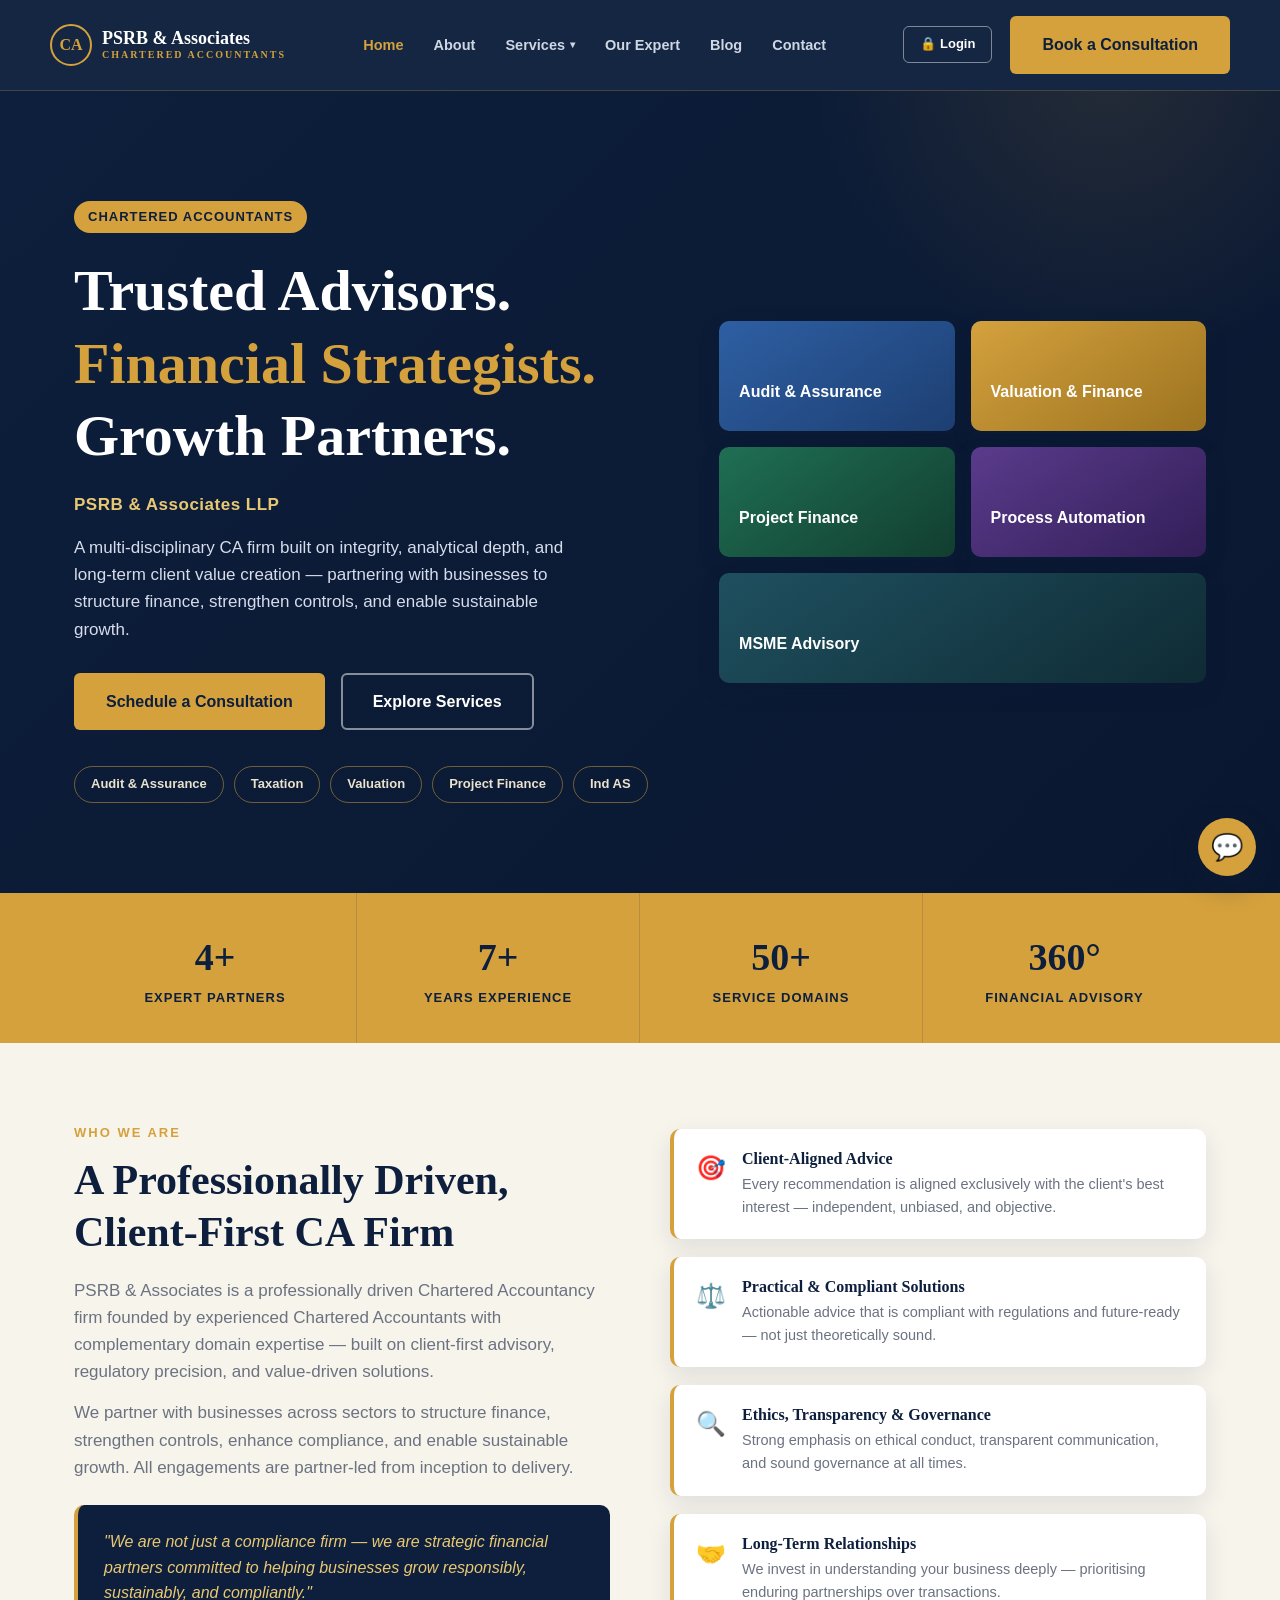
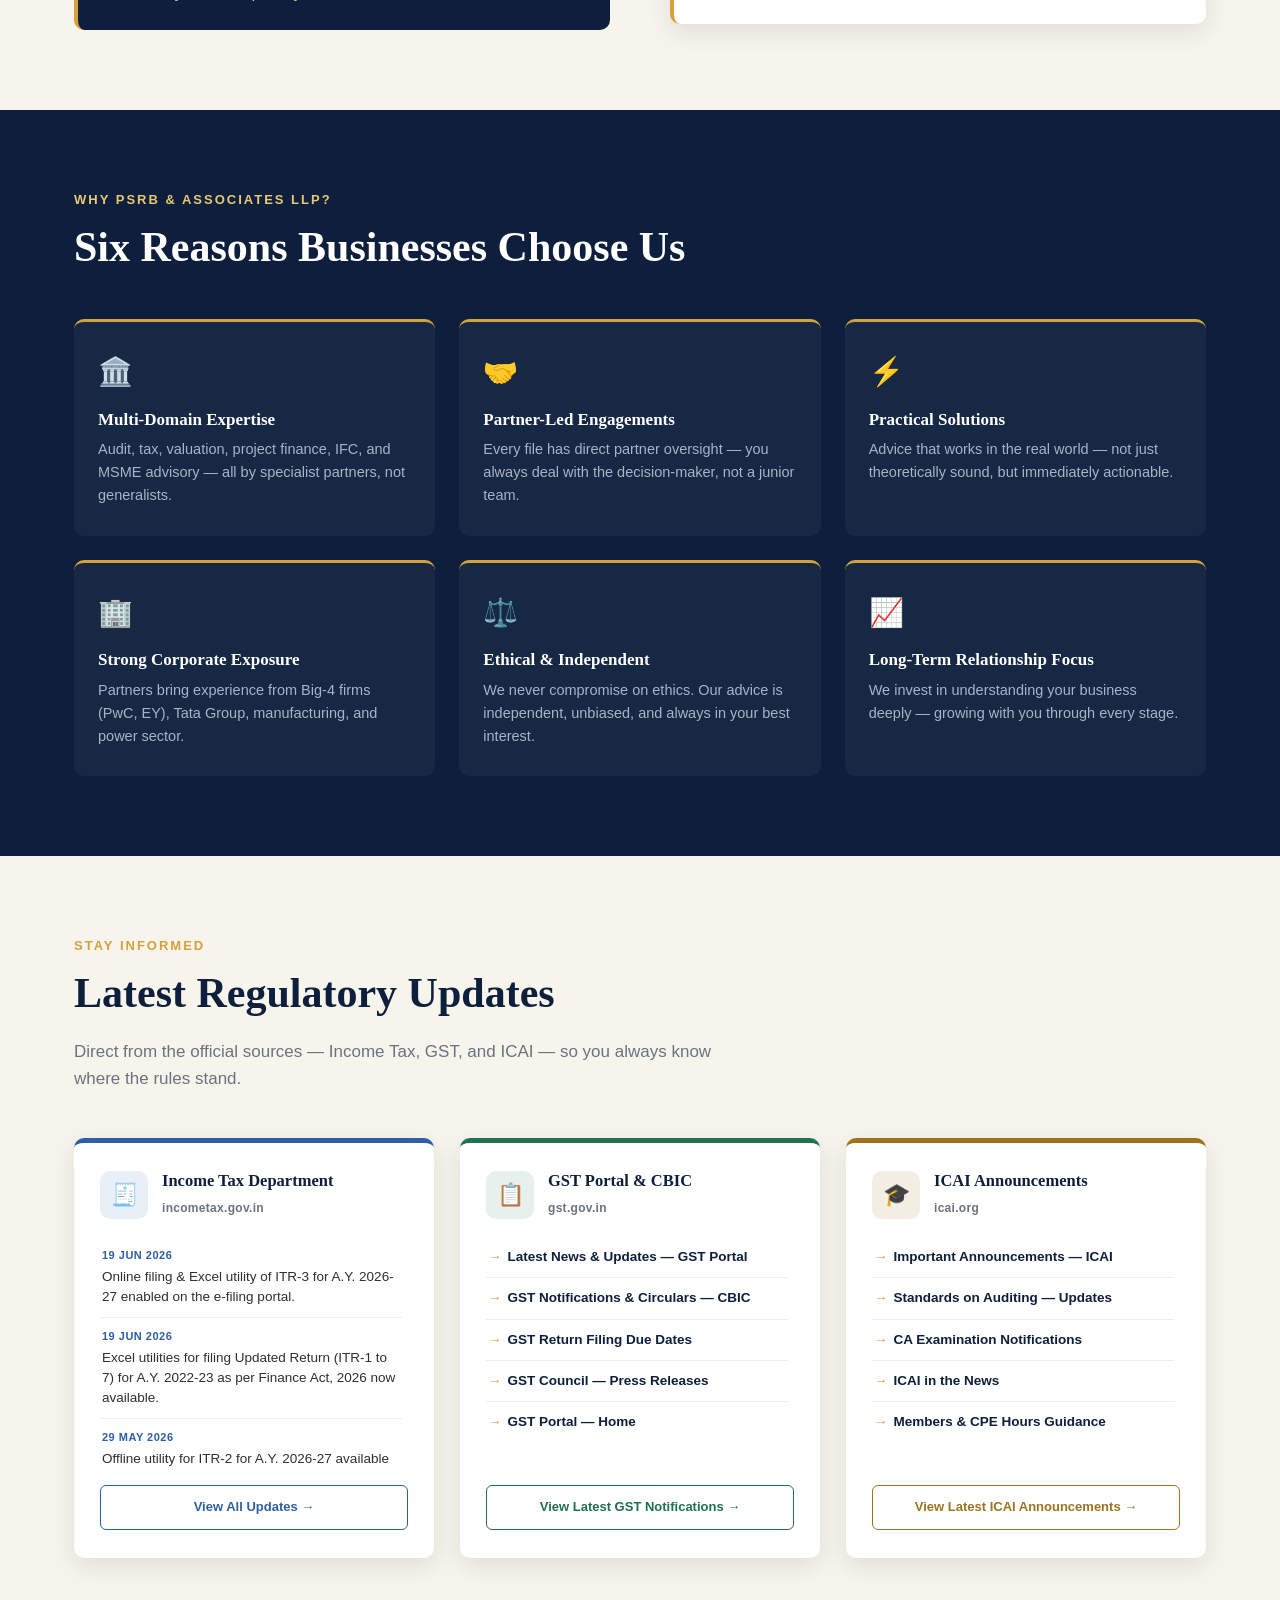
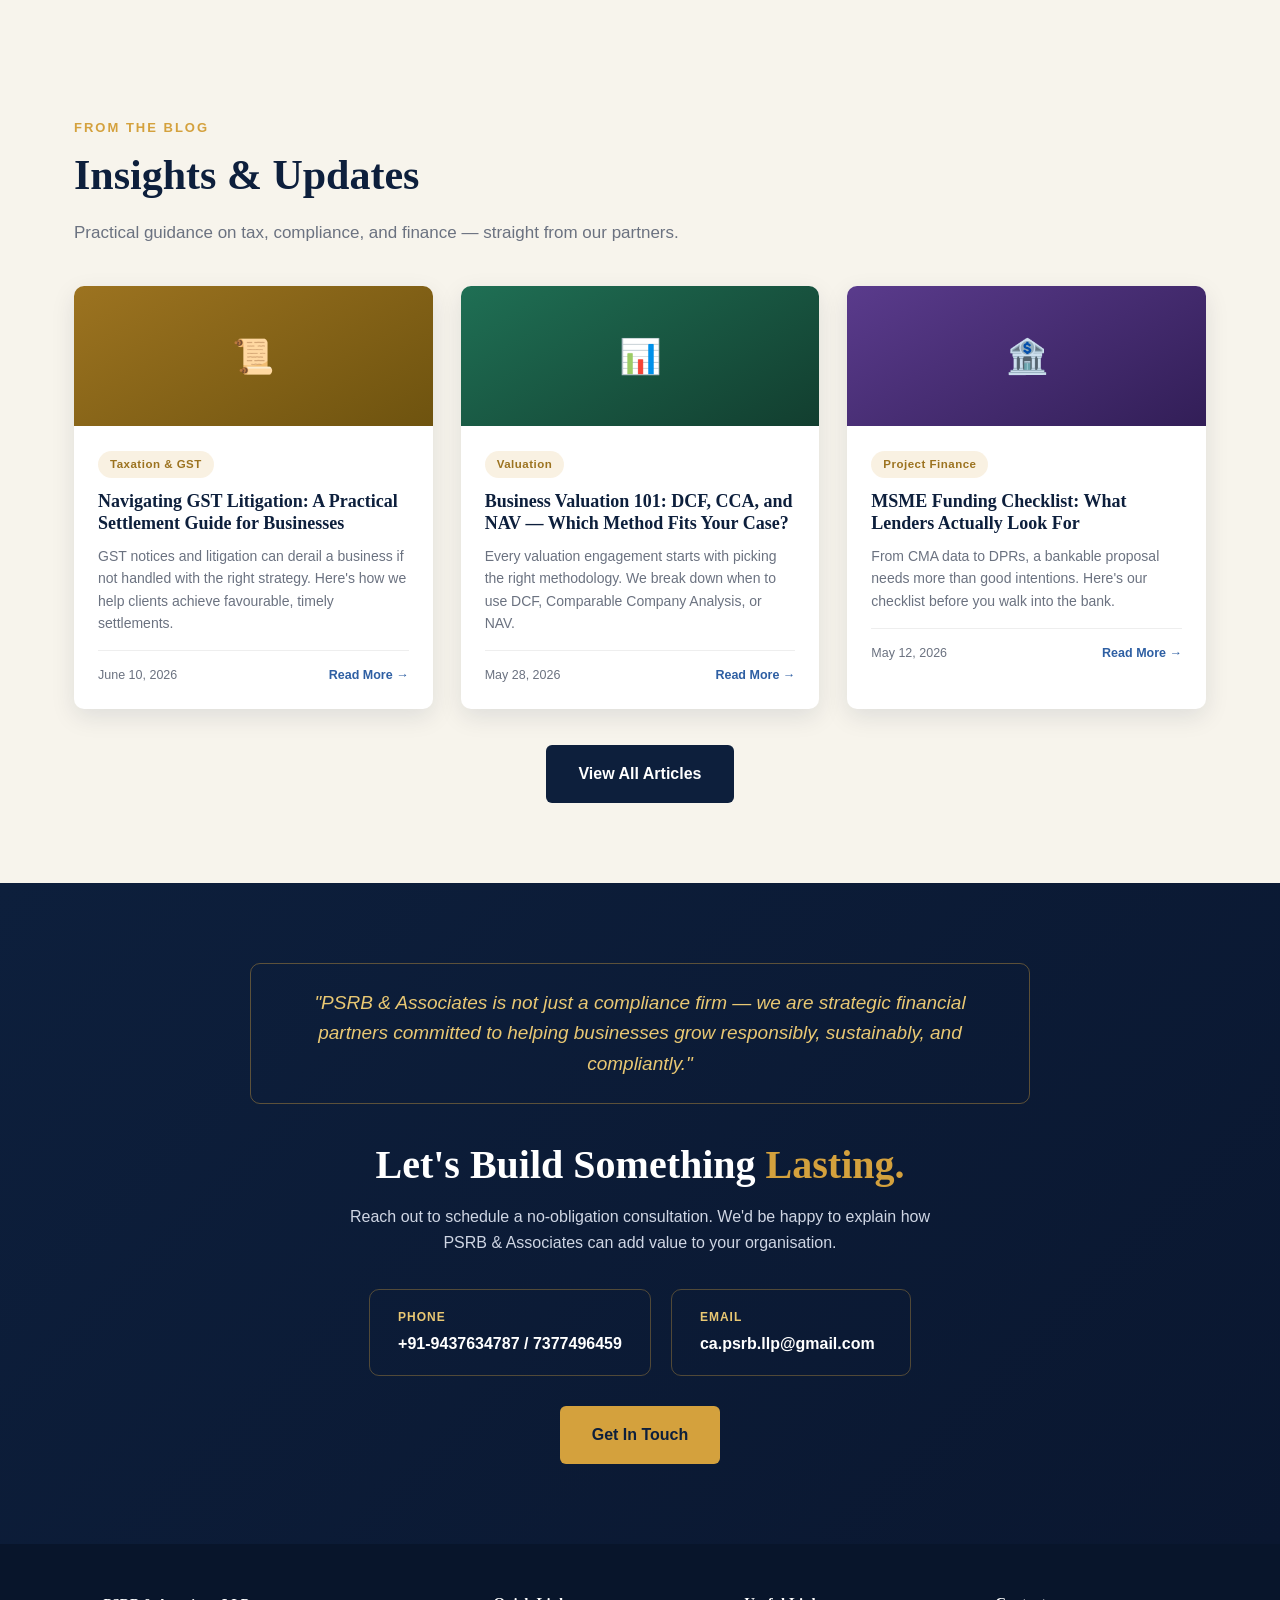
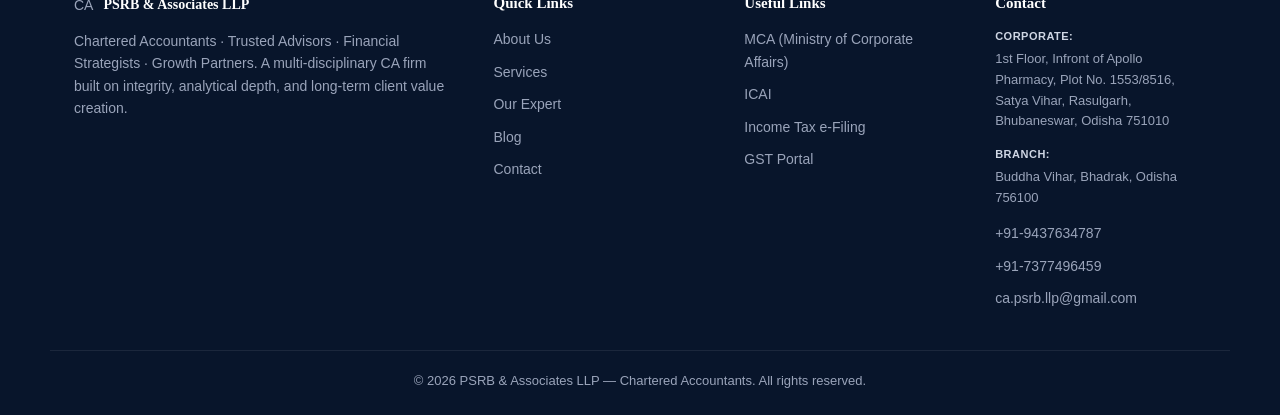
<file: index.html>
<!DOCTYPE html>
<html lang="en">
<head>
<meta charset="UTF-8">
<meta name="viewport" content="width=device-width, initial-scale=1.0">
<title>PSRB & Associates LLP | Chartered Accountants — Audit, Tax, Valuation, Finance</title>
<meta name="description" content="PSRB & Associates LLP is a multi-disciplinary Chartered Accountancy firm offering Audit & Assurance, Taxation, Valuation, Project Finance, Process Automation and MSME Advisory.">
<link rel="stylesheet" href="assets/css/style.css?v=1783513030">
</head>
<body>

<header>
  <div class="container nav">
    <a href="index.html" class="brand">
      <div class="mark">CA</div>
      <div class="name">PSRB & Associates<small>CHARTERED ACCOUNTANTS</small></div>
    </a>
    <nav class="links">
      <a href="index.html" class="active">Home</a>
      <a href="index.html#about">About</a>
      <div class="dropdown">
        <a class="has-dropdown" href="services.html">Services <span class="caret">&#9662;</span></a>
        <div class="dropdown-menu">
          <a href="services.html#audit">Audit &amp; Assurance</a>
          <a href="services.html#tax">Taxation &amp; Compliance</a>
          <a href="services.html#valuation">Valuation &amp; Transaction Advisory</a>
          <a href="services.html#finance">Project Finance &amp; Banking</a>
          <a href="services.html#process">Process Automation &amp; IFC</a>
          <a href="services.html#msme">Startup &amp; MSME Advisory</a>
        </div>
      </div>
      <a href="team.html">Our Expert</a>
      <a href="blog/index.html">Blog</a>
      <a href="contact.html">Contact</a>
    </nav>
    <div class="nav-cta"><a href="app/index.html" class="btn btn-outline-login">&#128274; Login</a>
      <a href="contact.html" class="btn btn-gold">Book a Consultation</a>
      <button class="menu-toggle">&#9776;</button>
    </div>
  </div>
</header>

<section class="hero">
  <div class="container hero-grid">
    <div>
      <span class="hero-badge">CHARTERED ACCOUNTANTS</span>
      <h1>Trusted Advisors. <span>Financial Strategists.</span> Growth Partners.</h1>
      <p class="hero-tagline">PSRB &amp; Associates LLP</p>
      <p class="lead">A multi-disciplinary CA firm built on integrity, analytical depth, and long-term client value creation — partnering with businesses to structure finance, strengthen controls, and enable sustainable growth.</p>
      <div class="hero-actions">
        <a href="contact.html" class="btn btn-gold">Schedule a Consultation</a>
        <a href="services.html" class="btn btn-outline">Explore Services</a>
      </div>
      <div class="hero-tags">
        <span class="tag-pill">Audit &amp; Assurance</span>
        <span class="tag-pill">Taxation</span>
        <span class="tag-pill">Valuation</span>
        <span class="tag-pill">Project Finance</span>
        <span class="tag-pill">Ind AS</span>
      </div>
    </div>
    <div class="hero-cards">
      <div class="hero-card hc1">Audit &amp; Assurance</div>
      <div class="hero-card hc2">Valuation &amp; Finance</div>
      <div class="hero-card hc3">Project Finance</div>
      <div class="hero-card hc4">Process Automation</div>
      <div class="hero-card full">MSME Advisory</div>
    </div>
  </div>
</section>

<div class="stats">
  <div class="container">
    <div class="stat"><div class="num">4+</div><div class="label">Expert Partners</div></div>
    <div class="stat"><div class="num">7+</div><div class="label">Years Experience</div></div>
    <div class="stat"><div class="num">50+</div><div class="label">Service Domains</div></div>
    <div class="stat"><div class="num">360&deg;</div><div class="label">Financial Advisory</div></div>
  </div>
</div>

<section id="about">
  <div class="container about-grid">
    <div>
      <span class="section-tag">Who We Are</span>
      <h2 class="section-title">A Professionally Driven, Client-First CA Firm</h2>
      <p class="section-sub">PSRB &amp; Associates is a professionally driven Chartered Accountancy firm founded by experienced Chartered Accountants with complementary domain expertise — built on client-first advisory, regulatory precision, and value-driven solutions.</p>
      <p class="section-sub" style="margin-top:14px;">We partner with businesses across sectors to structure finance, strengthen controls, enhance compliance, and enable sustainable growth. All engagements are partner-led from inception to delivery.</p>
      <div class="quote-box">"We are not just a compliance firm — we are strategic financial partners committed to helping businesses grow responsibly, sustainably, and compliantly."</div>
    </div>
    <div class="pillars">
      <div class="pillar"><div class="ico">🎯</div><div><h4>Client-Aligned Advice</h4><p>Every recommendation is aligned exclusively with the client's best interest — independent, unbiased, and objective.</p></div></div>
      <div class="pillar"><div class="ico">⚖️</div><div><h4>Practical &amp; Compliant Solutions</h4><p>Actionable advice that is compliant with regulations and future-ready — not just theoretically sound.</p></div></div>
      <div class="pillar"><div class="ico">🔍</div><div><h4>Ethics, Transparency &amp; Governance</h4><p>Strong emphasis on ethical conduct, transparent communication, and sound governance at all times.</p></div></div>
      <div class="pillar"><div class="ico">🤝</div><div><h4>Long-Term Relationships</h4><p>We invest in understanding your business deeply — prioritising enduring partnerships over transactions.</p></div></div>
    </div>
  </div>
</section>


<section class="why-section">
  <div class="container">
    <span class="section-tag">Why PSRB &amp; Associates LLP?</span>
    <h2 class="section-title">Six Reasons Businesses Choose Us</h2>
    <div class="why-grid">
      <div class="why-card"><div class="ico">🏛️</div><h4>Multi-Domain Expertise</h4><p>Audit, tax, valuation, project finance, IFC, and MSME advisory — all by specialist partners, not generalists.</p></div>
      <div class="why-card"><div class="ico">🤝</div><h4>Partner-Led Engagements</h4><p>Every file has direct partner oversight — you always deal with the decision-maker, not a junior team.</p></div>
      <div class="why-card"><div class="ico">⚡</div><h4>Practical Solutions</h4><p>Advice that works in the real world — not just theoretically sound, but immediately actionable.</p></div>
      <div class="why-card"><div class="ico">🏢</div><h4>Strong Corporate Exposure</h4><p>Partners bring experience from Big-4 firms (PwC, EY), Tata Group, manufacturing, and power sector.</p></div>
      <div class="why-card"><div class="ico">⚖️</div><h4>Ethical &amp; Independent</h4><p>We never compromise on ethics. Our advice is independent, unbiased, and always in your best interest.</p></div>
      <div class="why-card"><div class="ico">📈</div><h4>Long-Term Relationship Focus</h4><p>We invest in understanding your business deeply — growing with you through every stage.</p></div>
    </div>
  </div>
</section>

<section class="reg-updates">
  <div class="container">
    <span class="section-tag">Stay Informed</span>
    <h2 class="section-title">Latest Regulatory Updates</h2>
    <p class="section-sub">Direct from the official sources — Income Tax, GST, and ICAI — so you always know where the rules stand.</p>

    <div class="reg-grid">

      <div class="reg-card reg-tax">
        <div class="reg-card-head">
          <div class="reg-ico">🧾</div>
          <div>
            <h3>Income Tax Department</h3>
            <span class="reg-source">incometax.gov.in</span>
          </div>
        </div>
        <ul class="reg-list">
          <li><span class="reg-date">19 Jun 2026</span> Online filing &amp; Excel utility of ITR-3 for A.Y. 2026-27 enabled on the e-filing portal.</li>
          <li><span class="reg-date">19 Jun 2026</span> Excel utilities for filing Updated Return (ITR-1 to 7) for A.Y. 2022-23 as per Finance Act, 2026 now available.</li>
          <li><span class="reg-date">29 May 2026</span> Offline utility for ITR-2 for A.Y. 2026-27 available for filing.</li>
          <li><span class="reg-date">26 May 2026</span> Online filing &amp; Excel Utility of ITR-2 for A.Y. 2026-27 enabled on the e-filing portal.</li>
          <li><span class="reg-date">20 May 2026</span> Offline utilities for ITR-1 and ITR-4 for A.Y. 2026-27 available for filing.</li>
          <li><span class="reg-date">15 May 2026</span> Online filing &amp; Excel Utility for ITR-1 and ITR-4 for A.Y. 2026-27 enabled on the e-filing portal.</li>
        </ul>
        <a href="https://www.incometax.gov.in/iec/foportal/latest-news" target="_blank" rel="noopener" class="reg-cta">View All Updates →</a>
      </div>

      <div class="reg-card reg-gst">
        <div class="reg-card-head">
          <div class="reg-ico">📋</div>
          <div>
            <h3>GST Portal &amp; CBIC</h3>
            <span class="reg-source">gst.gov.in</span>
          </div>
        </div>
        <ul class="reg-list">
          <li><a href="https://www.gst.gov.in/newsandupdates" target="_blank" rel="noopener">Latest News &amp; Updates — GST Portal</a></li>
          <li><a href="https://www.cbic.gov.in/entities/gst-notification" target="_blank" rel="noopener">GST Notifications &amp; Circulars — CBIC</a></li>
          <li><a href="https://www.gst.gov.in/help/returns" target="_blank" rel="noopener">GST Return Filing Due Dates</a></li>
          <li><a href="https://gstcouncil.gov.in/" target="_blank" rel="noopener">GST Council — Press Releases</a></li>
          <li><a href="https://www.gst.gov.in/" target="_blank" rel="noopener">GST Portal — Home</a></li>
        </ul>
        <a href="https://www.gst.gov.in/newsandupdates" target="_blank" rel="noopener" class="reg-cta">View Latest GST Notifications →</a>
      </div>

      <div class="reg-card reg-icai">
        <div class="reg-card-head">
          <div class="reg-ico">🎓</div>
          <div>
            <h3>ICAI Announcements</h3>
            <span class="reg-source">icai.org</span>
          </div>
        </div>
        <ul class="reg-list">
          <li><a href="https://www.icai.org/" target="_blank" rel="noopener">Important Announcements — ICAI</a></li>
          <li><a href="https://www.icai.org/" target="_blank" rel="noopener">Standards on Auditing — Updates</a></li>
          <li><a href="https://www.icai.org/" target="_blank" rel="noopener">CA Examination Notifications</a></li>
          <li><a href="https://www.icai.org/" target="_blank" rel="noopener">ICAI in the News</a></li>
          <li><a href="https://www.icai.org/" target="_blank" rel="noopener">Members &amp; CPE Hours Guidance</a></li>
        </ul>
        <a href="https://www.icai.org/" target="_blank" rel="noopener" class="reg-cta">View Latest ICAI Announcements →</a>
      </div>

    </div>
  </div>
</section>

<section>
  <div class="container">
    <span class="section-tag">From The Blog</span>
    <h2 class="section-title">Insights &amp; Updates</h2>
    <p class="section-sub">Practical guidance on tax, compliance, and finance — straight from our partners.</p>
    <div class="blog-grid" id="home-blog-grid"></div>
    <div style="text-align:center; margin-top:36px;"><a href="blog/index.html" class="btn btn-navy">View All Articles</a></div>
  </div>
</section>

<section class="cta-band">
  <div class="container">
    <blockquote>"PSRB &amp; Associates is not just a compliance firm — we are strategic financial partners committed to helping businesses grow responsibly, sustainably, and compliantly."</blockquote>
    <h2>Let's Build Something <span>Lasting.</span></h2>
    <p>Reach out to schedule a no-obligation consultation. We'd be happy to explain how PSRB &amp; Associates can add value to your organisation.</p>
    <div class="contact-cards">
      <div class="contact-card"><div class="label">PHONE</div><div class="val">+91-9437634787 / 7377496459</div></div>
      <div class="contact-card"><div class="label">EMAIL</div><div class="val">ca.psrb.llp@gmail.com</div></div>
    </div>
    <div style="margin-top:30px;"><a href="contact.html" class="btn btn-gold">Get In Touch</a></div>
  </div>
</section>

<footer>
  <div class="container footer-grid">
    <div>
      <div class="footer-brand">
        <div class="mark" style="border-color:var(--gold);">CA</div>
        <div style="color:#fff; font-family:Georgia,serif; font-weight:700;">PSRB &amp; Associates LLP</div>
      </div>
      <p>Chartered Accountants · Trusted Advisors · Financial Strategists · Growth Partners. A multi-disciplinary CA firm built on integrity, analytical depth, and long-term client value creation.</p>
    </div>
    <div>
      <h4>Quick Links</h4>
      <ul>
        <li><a href="index.html#about">About Us</a></li>
        <li><a href="services.html">Services</a></li>
        <li><a href="team.html">Our Expert</a></li>
        <li><a href="blog/index.html">Blog</a></li>
        <li><a href="contact.html">Contact</a></li>
      </ul>
    </div>
    <div>
      <h4>Useful Links</h4>
      <ul>
        <li><a href="https://www.mca.gov.in/" target="_blank" rel="noopener">MCA (Ministry of Corporate Affairs)</a></li>
        <li><a href="https://www.icai.org/" target="_blank" rel="noopener">ICAI</a></li>
        <li><a href="https://www.incometax.gov.in/" target="_blank" rel="noopener">Income Tax e-Filing</a></li>
        <li><a href="https://www.gst.gov.in/" target="_blank" rel="noopener">GST Portal</a></li>
      </ul>
    </div>
    <div>
      <h4>Contact</h4>
      <ul>
        <li class="footer-address"><strong>Corporate:</strong> 1st Floor, Infront of Apollo Pharmacy, Plot No. 1553/8516, Satya Vihar, Rasulgarh, Bhubaneswar, Odisha 751010</li><li class="footer-address"><strong>Branch:</strong> Buddha Vihar, Bhadrak, Odisha 756100</li><li>+91-9437634787</li>
        <li>+91-7377496459</li>
        <li><a href="mailto:ca.psrb.llp@gmail.com">ca.psrb.llp@gmail.com</a></li>
      </ul>
    </div>
  </div>
  <div class="footer-bottom">&copy; 2026 PSRB &amp; Associates LLP — Chartered Accountants. All rights reserved.</div>
</footer>

<script src="assets/js/script.js?v=1782010946"></script>
<script src="assets/js/blog-data.js?v=1782010946"></script>
<script>
  var grid = document.getElementById('home-blog-grid');
  if (grid && window.PSRB_POSTS) {
    window.PSRB_POSTS.slice(0,3).forEach(function(p){
      grid.innerHTML += '<div class="post-card"><div class="post-thumb" style="background:'+p.color+';">'+p.icon+'</div><div class="post-body"><span class="post-cat">'+p.category+'</span><h3>'+p.title+'</h3><p>'+p.excerpt+'</p><div class="post-meta"><span>'+p.date+'</span><a href="blog/'+p.slug+'.html">Read More →</a></div></div></div>';
    });
  }
</script>
<script src="assets/js/chatbot.js?v=1782010946" data-prefix=""></script>
</body>
</html>
</file>
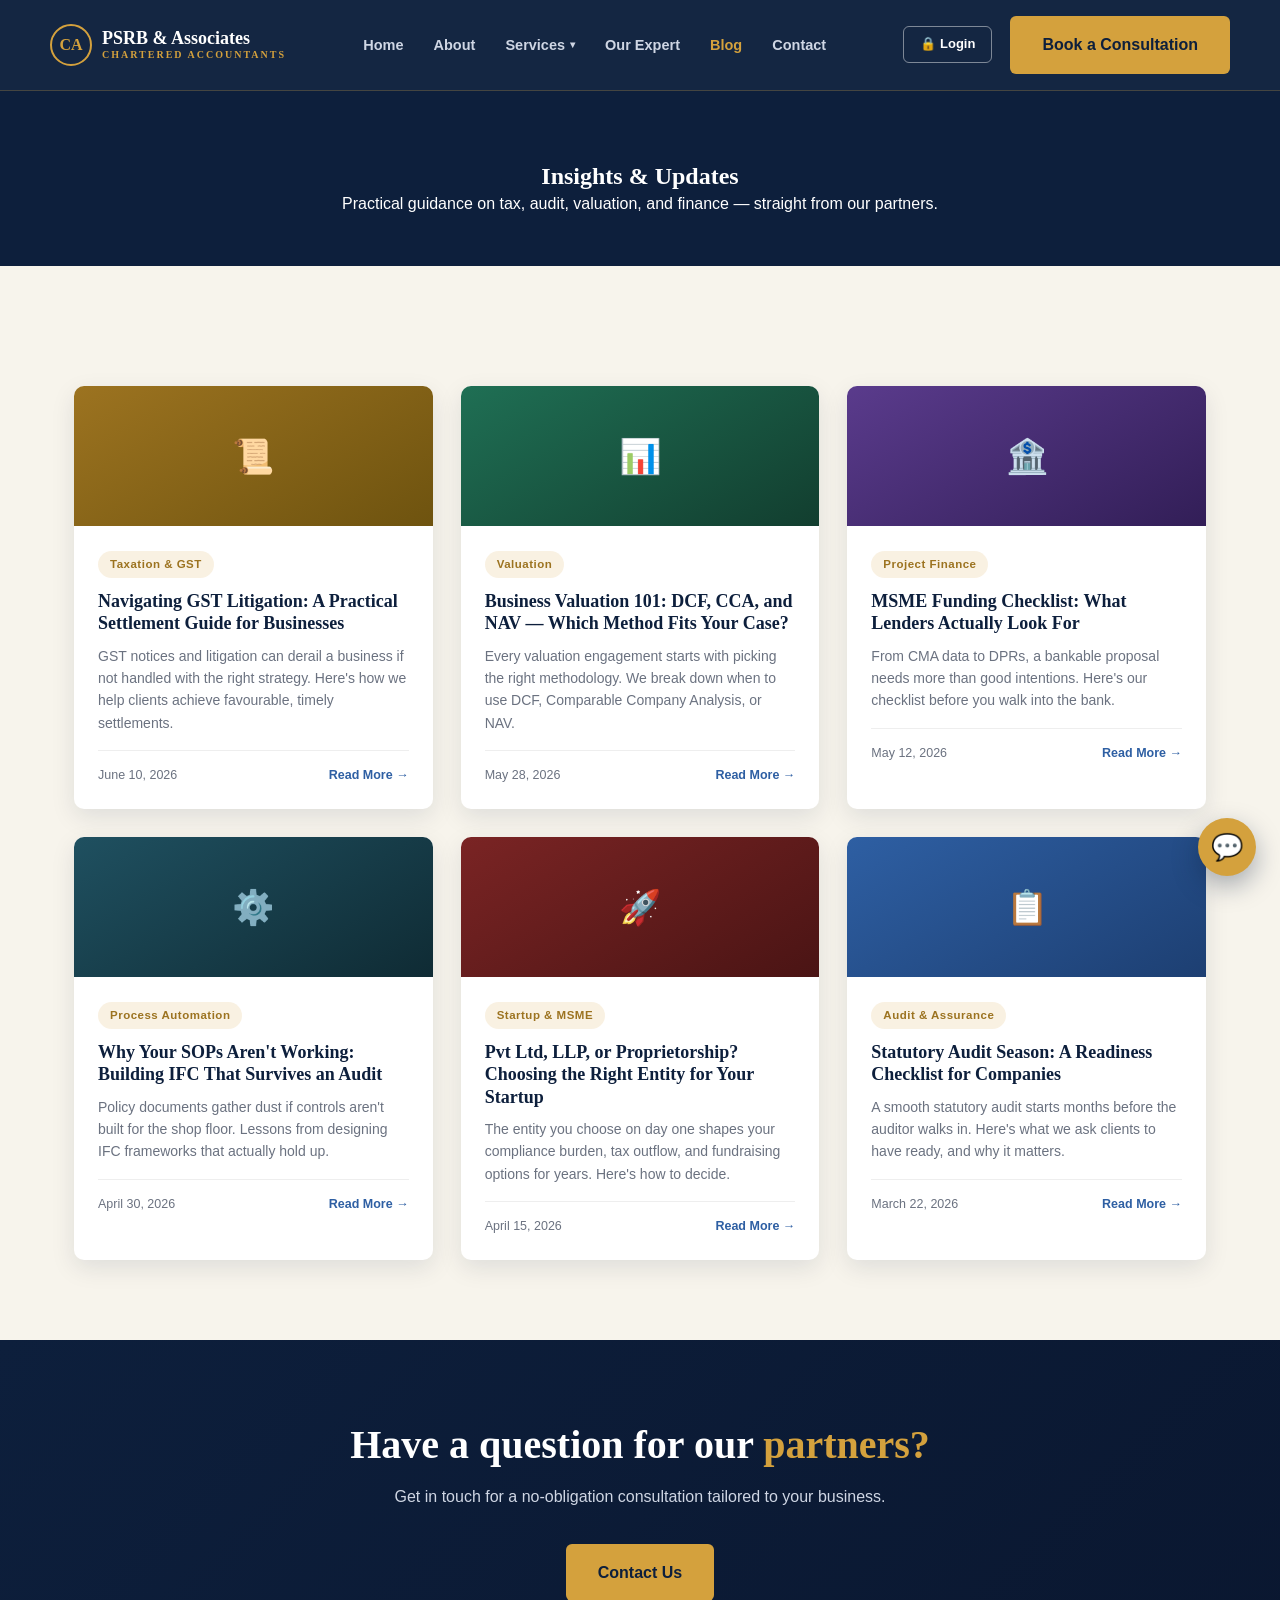
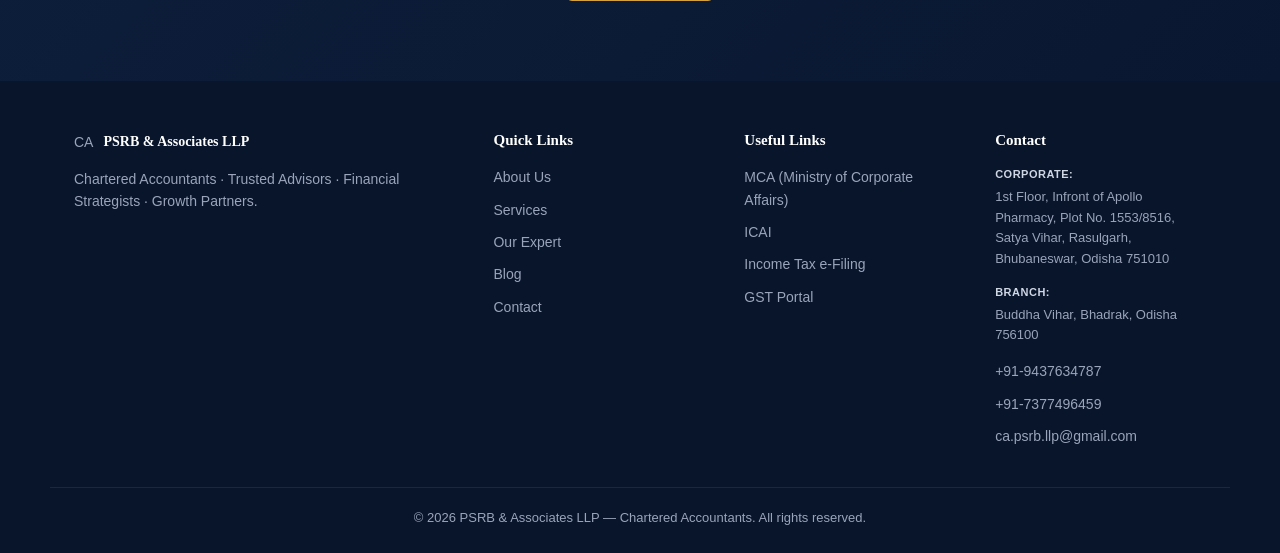
<file: blog/index.html>
<!DOCTYPE html>
<html lang="en">
<head>
<meta charset="UTF-8">
<meta name="viewport" content="width=device-width, initial-scale=1.0">
<title>Blog | PSRB & Associates LLP</title>
<link rel="stylesheet" href="../assets/css/style.css?v=1783513030">
</head>
<body>
<header>
  <div class="container nav">
    <a href="../index.html" class="brand">
      <div class="mark">CA</div>
      <div class="name">PSRB & Associates<small>CHARTERED ACCOUNTANTS</small></div>
    </a>
    <nav class="links">
      <a href="../index.html">Home</a>
      <a href="../index.html#about">About</a>
      <div class="dropdown">
        <a class="has-dropdown" href="../services.html">Services <span class="caret">&#9662;</span></a>
        <div class="dropdown-menu">
          <a href="../services.html#audit">Audit &amp; Assurance</a>
          <a href="../services.html#tax">Taxation &amp; Compliance</a>
          <a href="../services.html#valuation">Valuation &amp; Transaction Advisory</a>
          <a href="../services.html#finance">Project Finance &amp; Banking</a>
          <a href="../services.html#process">Process Automation &amp; IFC</a>
          <a href="../services.html#msme">Startup &amp; MSME Advisory</a>
        </div>
      </div>
      <a href="../team.html">Our Expert</a>
      <a href="index.html" class="active">Blog</a>
      <a href="../contact.html">Contact</a>
    </nav>
    <div class="nav-cta"><a href="../app/index.html" class="btn btn-outline-login">&#128274; Login</a>
      <a href="../contact.html" class="btn btn-gold">Book a Consultation</a>
      <button class="menu-toggle">&#9776;</button>
    </div>
  </div>
</header>

<section class="blog-hero">
  <div class="container">
    <h1>Insights &amp; Updates</h1>
    <p>Practical guidance on tax, audit, valuation, and finance — straight from our partners.</p>
  </div>
</section>

<section>
  <div class="container">
    <div class="blog-grid" id="blog-grid"></div>
  </div>
</section>

<section class="cta-band">
  <div class="container">
    <h2>Have a question for our <span>partners?</span></h2>
    <p>Get in touch for a no-obligation consultation tailored to your business.</p>
    <a href="../contact.html" class="btn btn-gold">Contact Us</a>
  </div>
</section>

<footer>
  <div class="container footer-grid">
    <div>
      <div class="footer-brand">
        <div class="mark" style="border-color:var(--gold);">CA</div>
        <div style="color:#fff; font-family:Georgia,serif; font-weight:700;">PSRB &amp; Associates LLP</div>
      </div>
      <p>Chartered Accountants · Trusted Advisors · Financial Strategists · Growth Partners.</p>
    </div>
    <div>
      <h4>Quick Links</h4>
      <ul>
        <li><a href="../index.html#about">About Us</a></li>
        <li><a href="../services.html">Services</a></li>
        <li><a href="../team.html">Our Expert</a></li>
        <li><a href="index.html">Blog</a></li>
        <li><a href="../contact.html">Contact</a></li>
      </ul>
    </div>
    <div>
      <h4>Useful Links</h4>
      <ul>
        <li><a href="https://www.mca.gov.in/" target="_blank" rel="noopener">MCA (Ministry of Corporate Affairs)</a></li>
        <li><a href="https://www.icai.org/" target="_blank" rel="noopener">ICAI</a></li>
        <li><a href="https://www.incometax.gov.in/" target="_blank" rel="noopener">Income Tax e-Filing</a></li>
        <li><a href="https://www.gst.gov.in/" target="_blank" rel="noopener">GST Portal</a></li>
      </ul>
    </div>
    <div>
      <h4>Contact</h4>
      <ul>
        <li class="footer-address"><strong>Corporate:</strong> 1st Floor, Infront of Apollo Pharmacy, Plot No. 1553/8516, Satya Vihar, Rasulgarh, Bhubaneswar, Odisha 751010</li><li class="footer-address"><strong>Branch:</strong> Buddha Vihar, Bhadrak, Odisha 756100</li><li>+91-9437634787</li>
        <li>+91-7377496459</li>
        <li><a href="mailto:ca.psrb.llp@gmail.com">ca.psrb.llp@gmail.com</a></li>
      </ul>
    </div>
  </div>
  <div class="footer-bottom">&copy; 2026 PSRB &amp; Associates LLP — Chartered Accountants. All rights reserved.</div>
</footer>
<script src="../assets/js/script.js?v=1782010946"></script>
<script src="../assets/js/blog-data.js?v=1782010946"></script>
<script>
  var grid = document.getElementById('blog-grid');
  window.PSRB_POSTS.forEach(function(p){
    grid.innerHTML += '<div class="post-card"><div class="post-thumb" style="background:'+p.color+';">'+p.icon+'</div><div class="post-body"><span class="post-cat">'+p.category+'</span><h3>'+p.title+'</h3><p>'+p.excerpt+'</p><div class="post-meta"><span>'+p.date+'</span><a href="'+p.slug+'.html">Read More →</a></div></div></div>';
  });
</script>
<script src="../assets/js/chatbot.js?v=1782010946" data-prefix="../"></script>
</body>
</html>
</file>
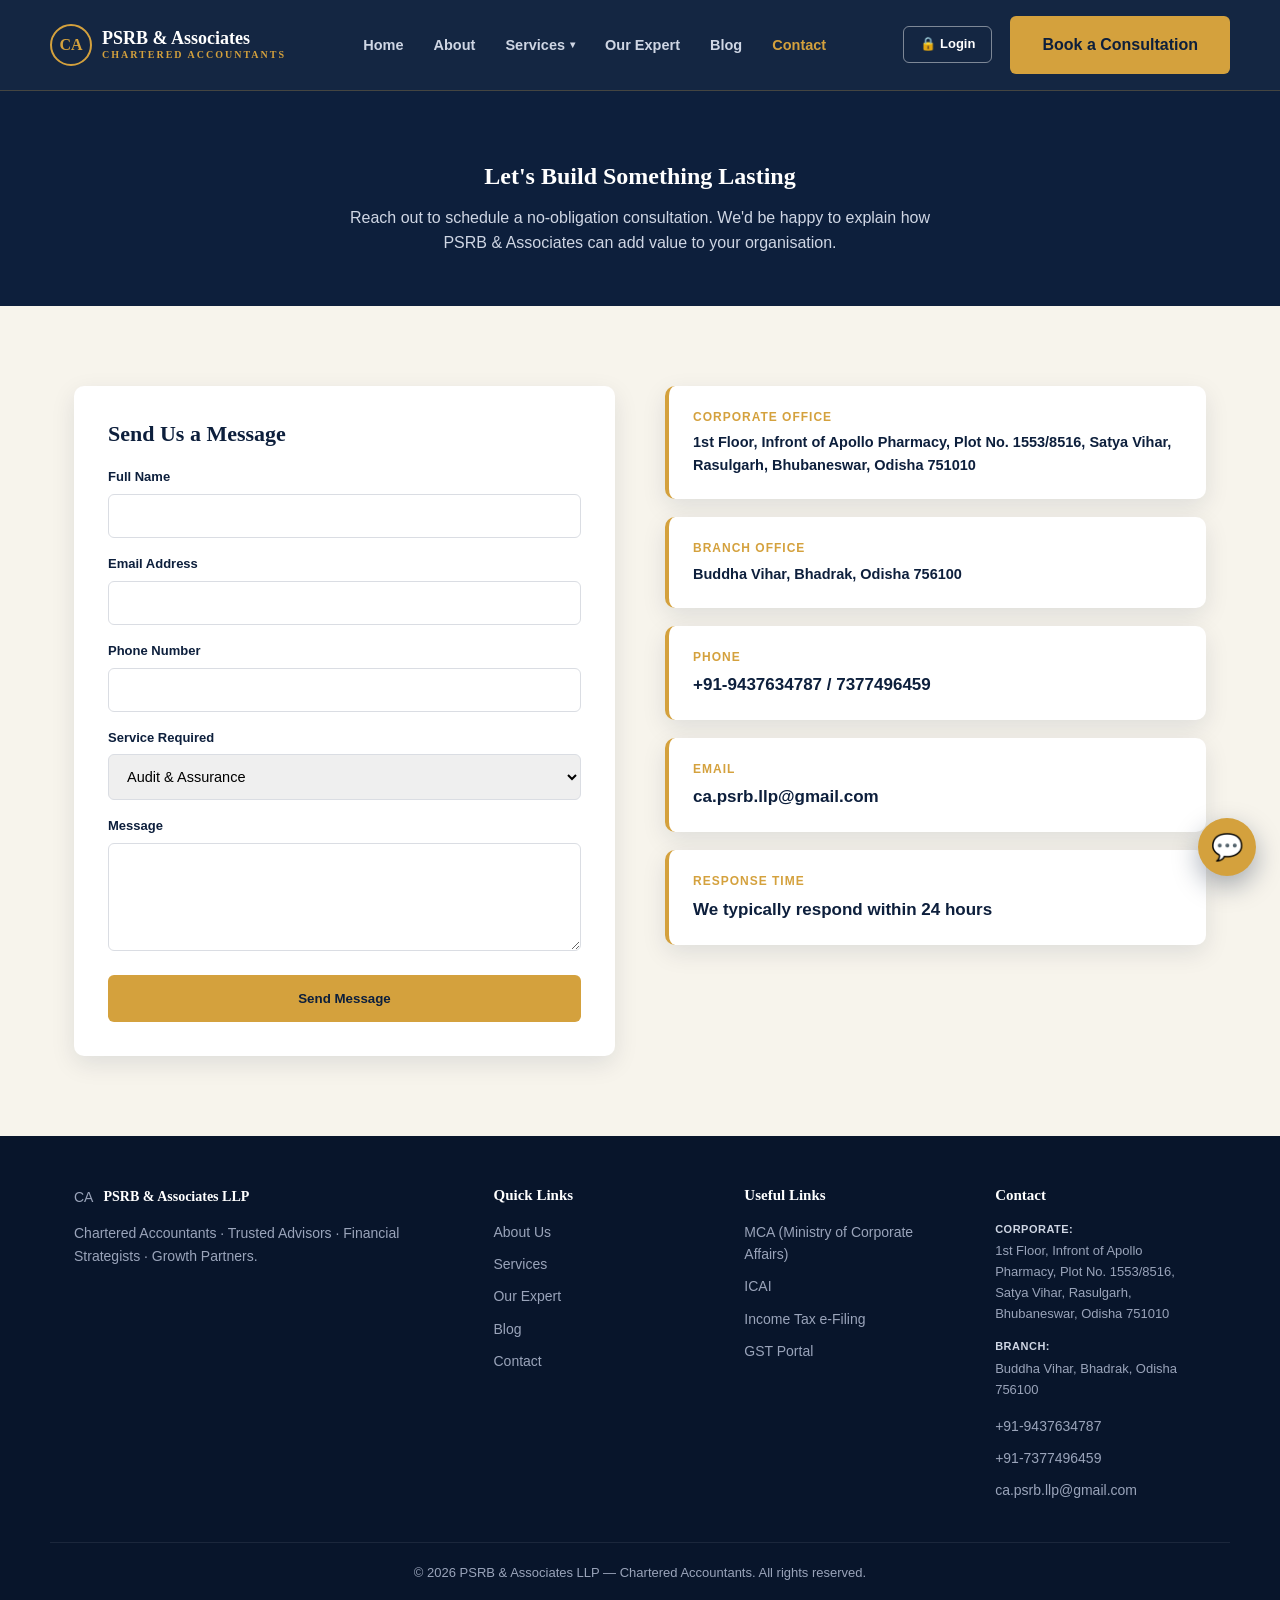
<file: contact.html>
<!DOCTYPE html>
<html lang="en">
<head>
<meta charset="UTF-8">
<meta name="viewport" content="width=device-width, initial-scale=1.0">
<title>Contact Us | PSRB & Associates LLP</title>
<link rel="stylesheet" href="assets/css/style.css?v=1783513030">
<style>
.contact-wrap{display:grid; grid-template-columns:1fr 1fr; gap:50px;}
.form-card{background:#fff; border-radius:var(--radius); box-shadow:var(--shadow); padding:34px;}
.form-card input, .form-card select, .form-card textarea{
  width:100%; padding:13px 14px; border:1px solid #dadde3; border-radius:6px; margin-bottom:16px;
  font-size:14.5px; font-family:inherit;
}
.form-card label{font-size:13px; font-weight:700; color:var(--navy); margin-bottom:6px; display:block;}
.info-list{display:flex; flex-direction:column; gap:18px;}
.info-card{background:#fff; border-left:4px solid var(--gold); border-radius:var(--radius); box-shadow:var(--shadow); padding:22px 24px;}
.info-card .label{font-size:12px; letter-spacing:1px; font-weight:700; color:var(--gold);}
.info-card .val{font-size:17px; font-weight:700; margin-top:4px; color:var(--navy);}
@media(max-width:900px){.contact-wrap{grid-template-columns:1fr;}}
</style>
</head>
<body>
<header>
  <div class="container nav">
    <a href="index.html" class="brand">
      <div class="mark">CA</div>
      <div class="name">PSRB & Associates<small>CHARTERED ACCOUNTANTS</small></div>
    </a>
    <nav class="links">
      <a href="index.html">Home</a>
      <a href="index.html#about">About</a>
      <div class="dropdown">
        <a class="has-dropdown" href="services.html">Services <span class="caret">&#9662;</span></a>
        <div class="dropdown-menu">
          <a href="services.html#audit">Audit &amp; Assurance</a>
          <a href="services.html#tax">Taxation &amp; Compliance</a>
          <a href="services.html#valuation">Valuation &amp; Transaction Advisory</a>
          <a href="services.html#finance">Project Finance &amp; Banking</a>
          <a href="services.html#process">Process Automation &amp; IFC</a>
          <a href="services.html#msme">Startup &amp; MSME Advisory</a>
        </div>
      </div>
      <a href="team.html">Our Expert</a>
      <a href="blog/index.html">Blog</a>
      <a href="contact.html" class="active">Contact</a>
    </nav>
    <div class="nav-cta"><a href="app/index.html" class="btn btn-outline-login">&#128274; Login</a>
      <a href="contact.html" class="btn btn-gold">Book a Consultation</a>
      <button class="menu-toggle">&#9776;</button>
    </div>
  </div>
</header>

<section class="page-hero">
  <div class="container">
    <h1>Let's Build Something Lasting</h1>
    <p>Reach out to schedule a no-obligation consultation. We'd be happy to explain how PSRB &amp; Associates can add value to your organisation.</p>
  </div>
</section>

<section>
  <div class="container contact-wrap">
    <div class="form-card">
      <h2 style="font-size:22px; margin-bottom:20px;">Send Us a Message</h2>
      <form action="mailto:ca.psrb.llp@gmail.com" method="post" enctype="text/plain">
        <label for="name">Full Name</label>
        <input type="text" id="name" name="name" required>
        <label for="email">Email Address</label>
        <input type="email" id="email" name="email" required>
        <label for="phone">Phone Number</label>
        <input type="tel" id="phone" name="phone">
        <label for="service">Service Required</label>
        <select id="service" name="service">
          <option>Audit &amp; Assurance</option>
          <option>Taxation &amp; Compliance</option>
          <option>Valuation &amp; Transaction Advisory</option>
          <option>Project Finance &amp; Banking</option>
          <option>Process Automation &amp; IFC</option>
          <option>Startup &amp; MSME Advisory</option>
          <option>Other</option>
        </select>
        <label for="message">Message</label>
        <textarea id="message" name="message" rows="5"></textarea>
        <button type="submit" class="btn btn-gold" style="width:100%;">Send Message</button>
      </form>
    </div>
    <div class="info-list">
      <div class="info-card"><div class="label">CORPORATE OFFICE</div><div class="val" style="font-size:14.5px; font-weight:600;">1st Floor, Infront of Apollo Pharmacy, Plot No. 1553/8516, Satya Vihar, Rasulgarh, Bhubaneswar, Odisha 751010</div></div>
      <div class="info-card"><div class="label">BRANCH OFFICE</div><div class="val" style="font-size:14.5px; font-weight:600;">Buddha Vihar, Bhadrak, Odisha 756100</div></div>
      <div class="info-card"><div class="label">PHONE</div><div class="val">+91-9437634787 / 7377496459</div></div>
      <div class="info-card"><div class="label">EMAIL</div><div class="val">ca.psrb.llp@gmail.com</div></div>
      <div class="info-card"><div class="label">RESPONSE TIME</div><div class="val">We typically respond within 24 hours</div></div>
    </div>
  </div>
</section>

<footer>
  <div class="container footer-grid">
    <div>
      <div class="footer-brand">
        <div class="mark" style="border-color:var(--gold);">CA</div>
        <div style="color:#fff; font-family:Georgia,serif; font-weight:700;">PSRB &amp; Associates LLP</div>
      </div>
      <p>Chartered Accountants · Trusted Advisors · Financial Strategists · Growth Partners.</p>
    </div>
    <div>
      <h4>Quick Links</h4>
      <ul>
        <li><a href="index.html#about">About Us</a></li>
        <li><a href="services.html">Services</a></li>
        <li><a href="team.html">Our Expert</a></li>
        <li><a href="blog/index.html">Blog</a></li>
        <li><a href="contact.html">Contact</a></li>
      </ul>
    </div>
    <div>
      <h4>Useful Links</h4>
      <ul>
        <li><a href="https://www.mca.gov.in/" target="_blank" rel="noopener">MCA (Ministry of Corporate Affairs)</a></li>
        <li><a href="https://www.icai.org/" target="_blank" rel="noopener">ICAI</a></li>
        <li><a href="https://www.incometax.gov.in/" target="_blank" rel="noopener">Income Tax e-Filing</a></li>
        <li><a href="https://www.gst.gov.in/" target="_blank" rel="noopener">GST Portal</a></li>
      </ul>
    </div>
    <div>
      <h4>Contact</h4>
      <ul>
        <li class="footer-address"><strong>Corporate:</strong> 1st Floor, Infront of Apollo Pharmacy, Plot No. 1553/8516, Satya Vihar, Rasulgarh, Bhubaneswar, Odisha 751010</li><li class="footer-address"><strong>Branch:</strong> Buddha Vihar, Bhadrak, Odisha 756100</li><li>+91-9437634787</li>
        <li>+91-7377496459</li>
        <li><a href="mailto:ca.psrb.llp@gmail.com">ca.psrb.llp@gmail.com</a></li>
      </ul>
    </div>
  </div>
  <div class="footer-bottom">&copy; 2026 PSRB &amp; Associates LLP — Chartered Accountants. All rights reserved.</div>
</footer>
<script src="assets/js/script.js?v=1782010946"></script>
<script src="assets/js/chatbot.js?v=1782010946" data-prefix=""></script>
</body>
</html>
</file>
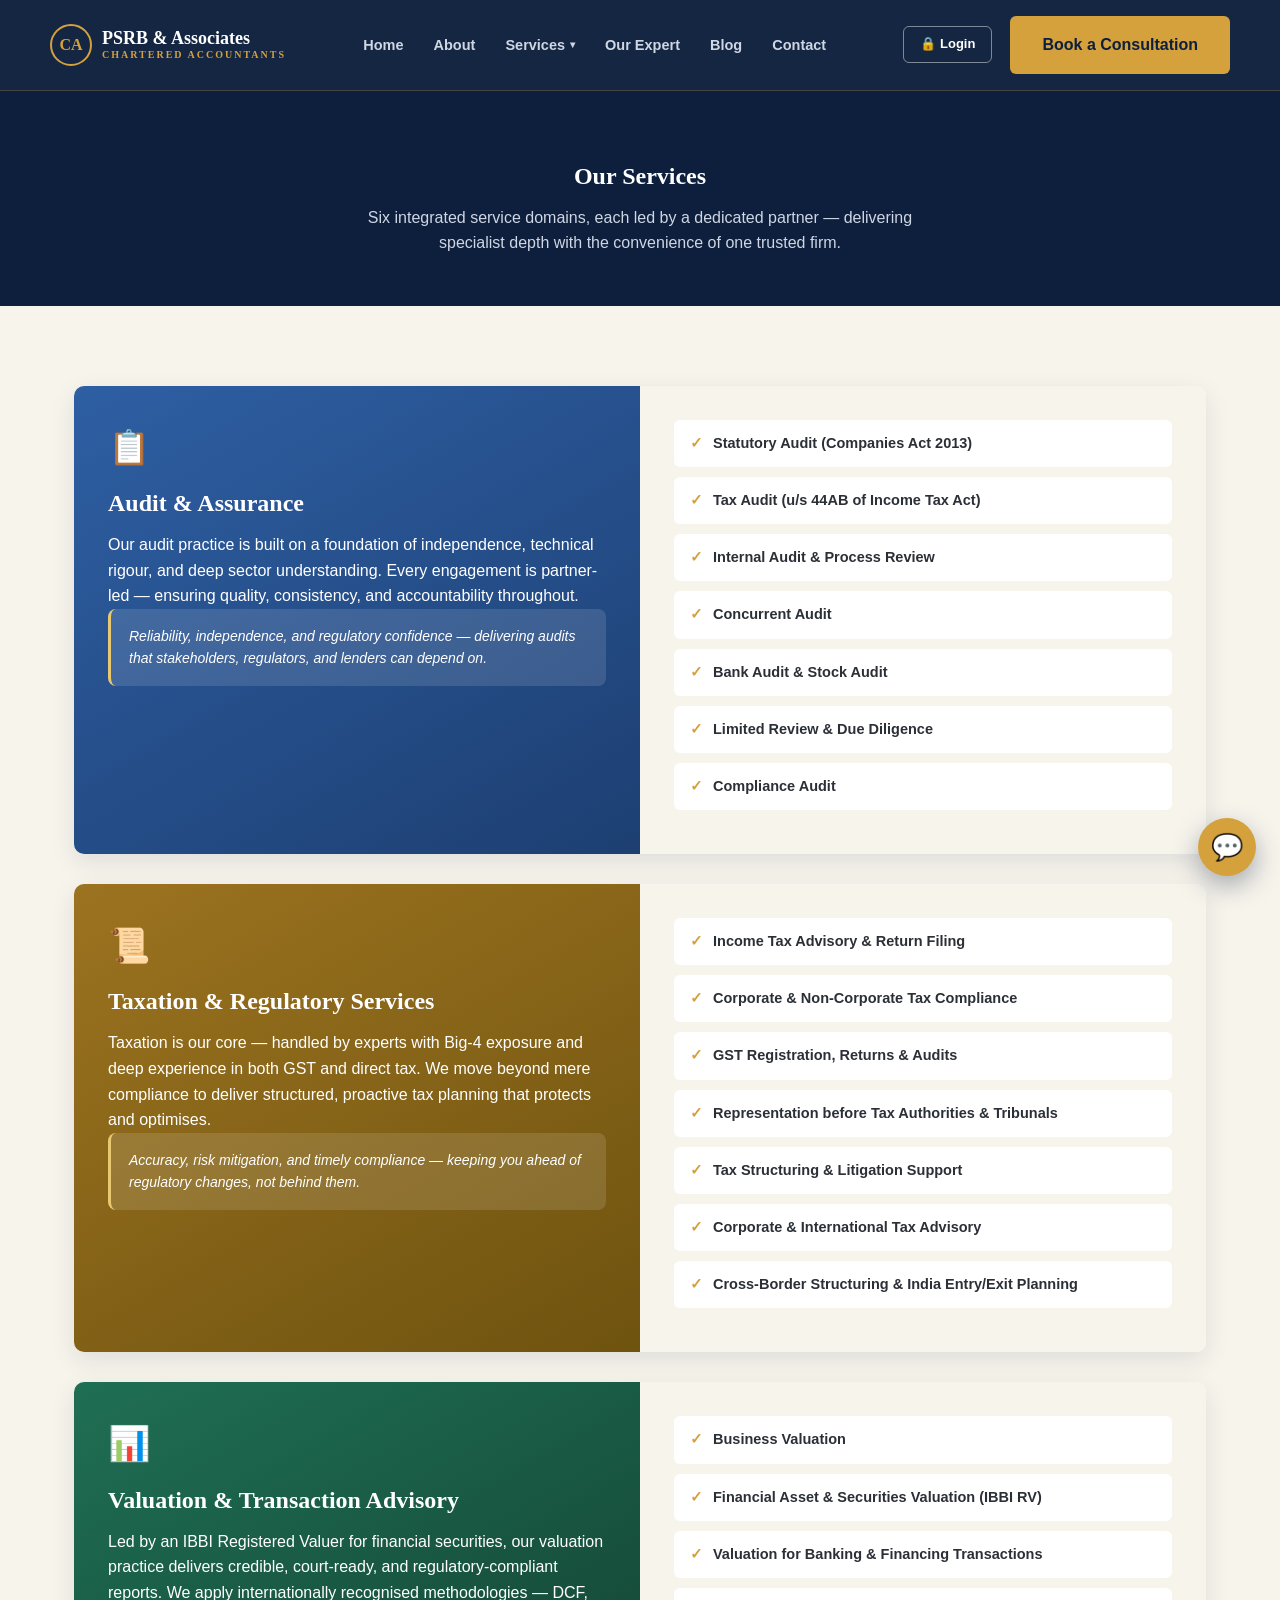
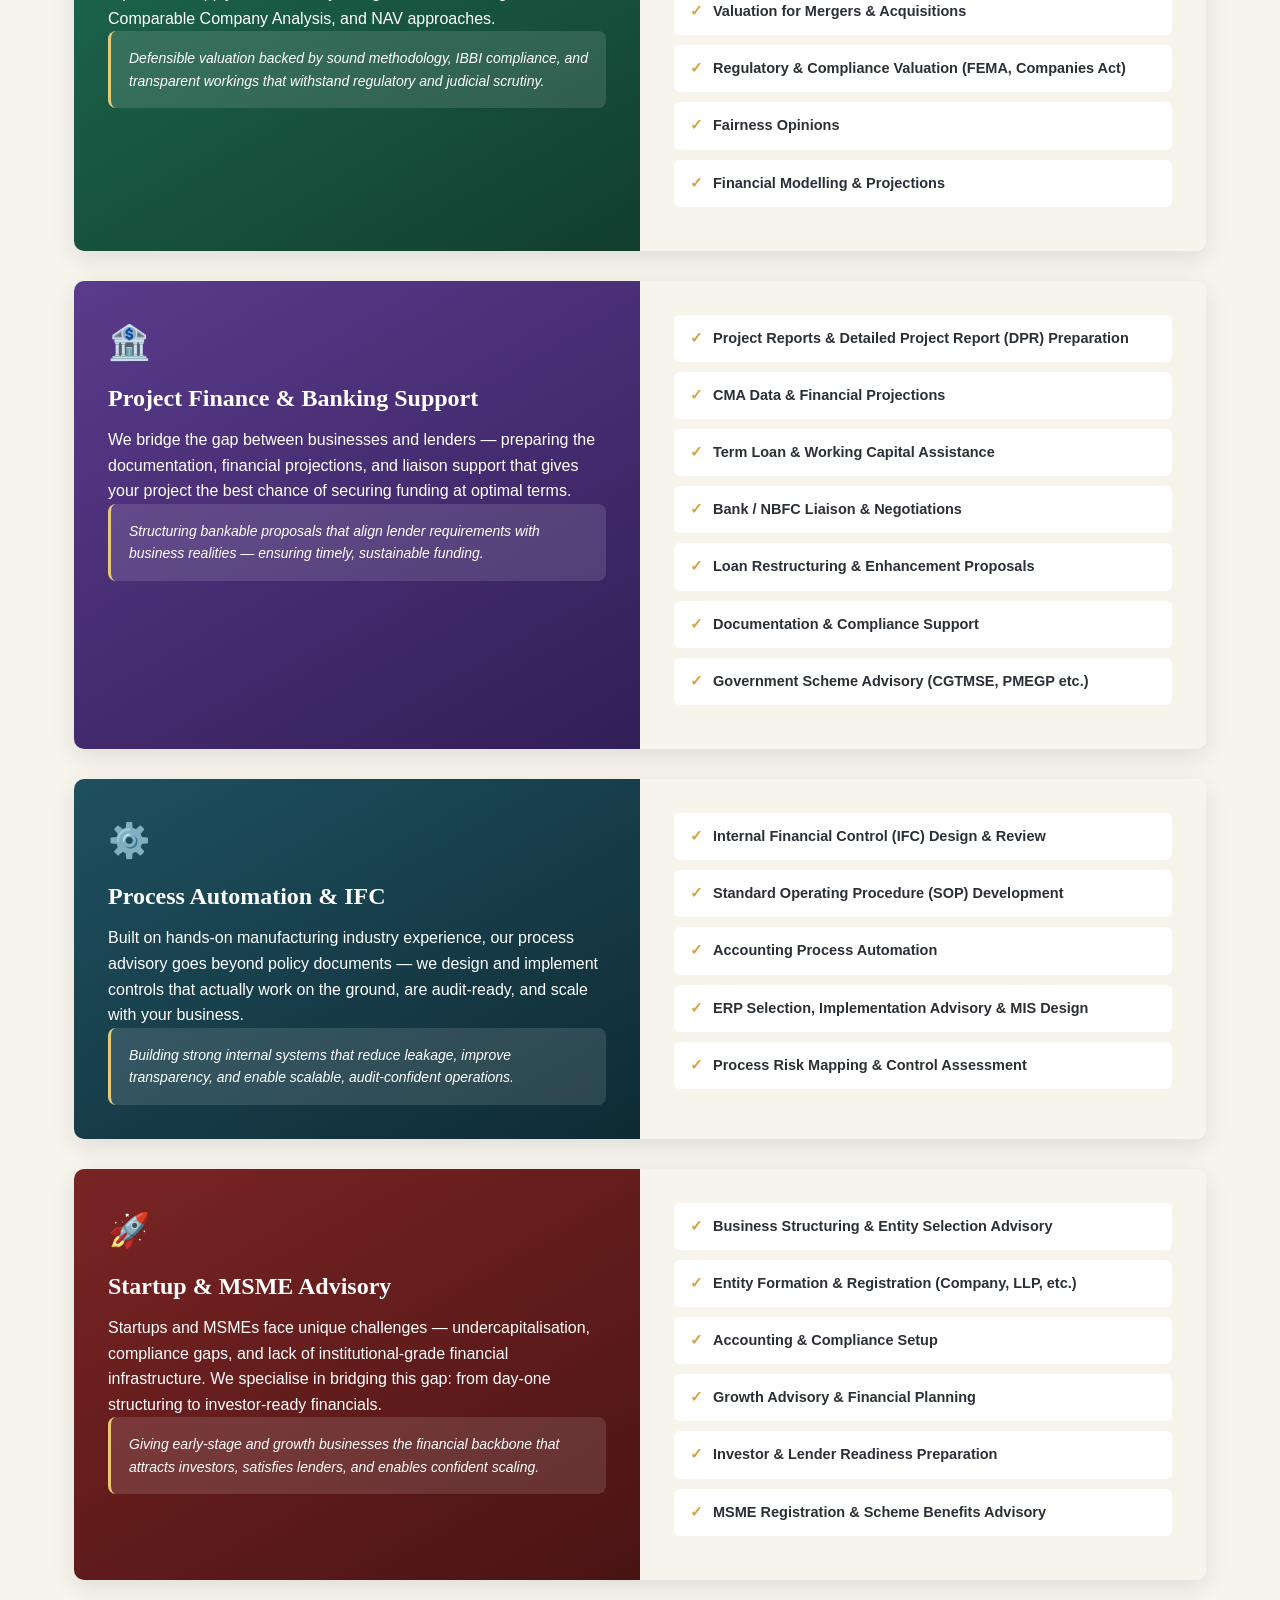
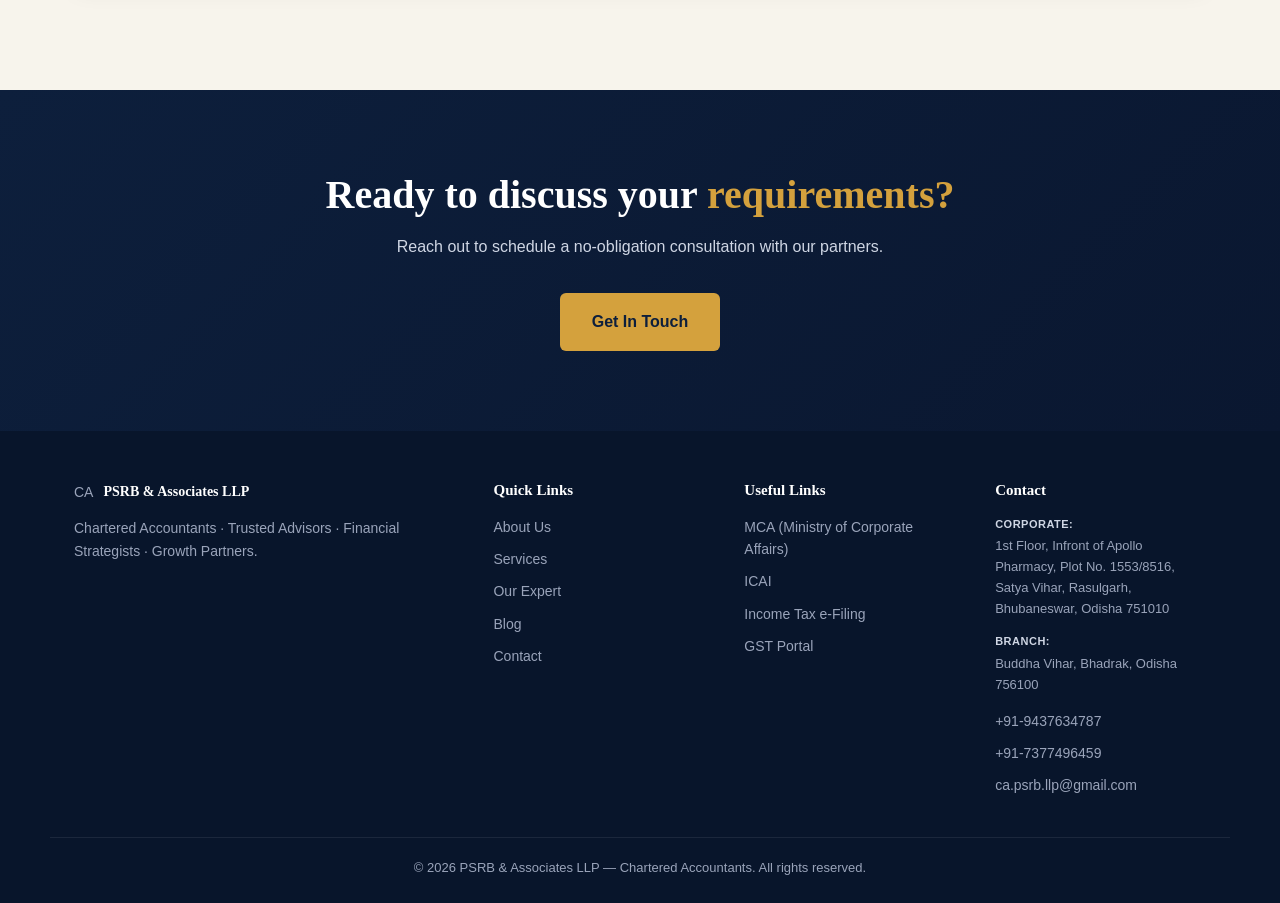
<file: services.html>
<!DOCTYPE html>
<html lang="en">
<head>
<meta charset="UTF-8">
<meta name="viewport" content="width=device-width, initial-scale=1.0">
<title>Services | PSRB & Associates LLP</title>
<link rel="stylesheet" href="assets/css/style.css?v=1783513030">
</head>
<body>
<header>
  <div class="container nav">
    <a href="index.html" class="brand">
      <div class="mark">CA</div>
      <div class="name">PSRB & Associates<small>CHARTERED ACCOUNTANTS</small></div>
    </a>
    <nav class="links">
      <a href="index.html">Home</a>
      <a href="index.html#about">About</a>
      <div class="dropdown">
        <a class="has-dropdown" href="services.html">Services <span class="caret">&#9662;</span></a>
        <div class="dropdown-menu">
          <a href="services.html#audit">Audit &amp; Assurance</a>
          <a href="services.html#tax">Taxation &amp; Compliance</a>
          <a href="services.html#valuation">Valuation &amp; Transaction Advisory</a>
          <a href="services.html#finance">Project Finance &amp; Banking</a>
          <a href="services.html#process">Process Automation &amp; IFC</a>
          <a href="services.html#msme">Startup &amp; MSME Advisory</a>
        </div>
      </div>
      <a href="team.html">Our Expert</a>
      <a href="blog/index.html">Blog</a>
      <a href="contact.html">Contact</a>
    </nav>
    <div class="nav-cta"><a href="app/index.html" class="btn btn-outline-login">&#128274; Login</a>
      <a href="contact.html" class="btn btn-gold">Book a Consultation</a>
      <button class="menu-toggle">&#9776;</button>
    </div>
  </div>
</header>

<section class="page-hero">
  <div class="container">
    <h1>Our Services</h1>
    <p>Six integrated service domains, each led by a dedicated partner — delivering specialist depth with the convenience of one trusted firm.</p>
  </div>
</section>

<section>
  <div class="container">

    <div class="detail-block" id="audit">
      <div class="detail-head" style="background:linear-gradient(150deg,#2e5fa3,#1d3f72);">
        <div class="ico">📋</div>
        <h3>Audit &amp; Assurance</h3>
        <p>Our audit practice is built on a foundation of independence, technical rigour, and deep sector understanding. Every engagement is partner-led — ensuring quality, consistency, and accountability throughout.</p>
        <div class="focus">Reliability, independence, and regulatory confidence — delivering audits that stakeholders, regulators, and lenders can depend on.</div>
      </div>
      <div class="detail-list">
        <ul>
          <li>Statutory Audit (Companies Act 2013)</li>
          <li>Tax Audit (u/s 44AB of Income Tax Act)</li>
          <li>Internal Audit &amp; Process Review</li>
          <li>Concurrent Audit</li>
          <li>Bank Audit &amp; Stock Audit</li>
          <li>Limited Review &amp; Due Diligence</li>
          <li>Compliance Audit</li>
        </ul>
      </div>
    </div>

    <div class="detail-block" id="tax">
      <div class="detail-head" style="background:linear-gradient(150deg,#9c7320,#6e530f);">
        <div class="ico">📜</div>
        <h3>Taxation &amp; Regulatory Services</h3>
        <p>Taxation is our core — handled by experts with Big-4 exposure and deep experience in both GST and direct tax. We move beyond mere compliance to deliver structured, proactive tax planning that protects and optimises.</p>
        <div class="focus">Accuracy, risk mitigation, and timely compliance — keeping you ahead of regulatory changes, not behind them.</div>
      </div>
      <div class="detail-list">
        <ul>
          <li>Income Tax Advisory &amp; Return Filing</li>
          <li>Corporate &amp; Non-Corporate Tax Compliance</li>
          <li>GST Registration, Returns &amp; Audits</li>
          <li>Representation before Tax Authorities &amp; Tribunals</li>
          <li>Tax Structuring &amp; Litigation Support</li>
          <li>Corporate &amp; International Tax Advisory</li>
          <li>Cross-Border Structuring &amp; India Entry/Exit Planning</li>
        </ul>
      </div>
    </div>

    <div class="detail-block" id="valuation">
      <div class="detail-head" style="background:linear-gradient(150deg,#1f6f54,#123e2f);">
        <div class="ico">📊</div>
        <h3>Valuation &amp; Transaction Advisory</h3>
        <p>Led by an IBBI Registered Valuer for financial securities, our valuation practice delivers credible, court-ready, and regulatory-compliant reports. We apply internationally recognised methodologies — DCF, Comparable Company Analysis, and NAV approaches.</p>
        <div class="focus">Defensible valuation backed by sound methodology, IBBI compliance, and transparent workings that withstand regulatory and judicial scrutiny.</div>
      </div>
      <div class="detail-list">
        <ul>
          <li>Business Valuation</li>
          <li>Financial Asset &amp; Securities Valuation (IBBI RV)</li>
          <li>Valuation for Banking &amp; Financing Transactions</li>
          <li>Valuation for Mergers &amp; Acquisitions</li>
          <li>Regulatory &amp; Compliance Valuation (FEMA, Companies Act)</li>
          <li>Fairness Opinions</li>
          <li>Financial Modelling &amp; Projections</li>
        </ul>
      </div>
    </div>

    <div class="detail-block" id="finance">
      <div class="detail-head" style="background:linear-gradient(150deg,#5a3b8c,#321e57);">
        <div class="ico">🏦</div>
        <h3>Project Finance &amp; Banking Support</h3>
        <p>We bridge the gap between businesses and lenders — preparing the documentation, financial projections, and liaison support that gives your project the best chance of securing funding at optimal terms.</p>
        <div class="focus">Structuring bankable proposals that align lender requirements with business realities — ensuring timely, sustainable funding.</div>
      </div>
      <div class="detail-list">
        <ul>
          <li>Project Reports &amp; Detailed Project Report (DPR) Preparation</li>
          <li>CMA Data &amp; Financial Projections</li>
          <li>Term Loan &amp; Working Capital Assistance</li>
          <li>Bank / NBFC Liaison &amp; Negotiations</li>
          <li>Loan Restructuring &amp; Enhancement Proposals</li>
          <li>Documentation &amp; Compliance Support</li>
          <li>Government Scheme Advisory (CGTMSE, PMEGP etc.)</li>
        </ul>
      </div>
    </div>

    <div class="detail-block" id="process">
      <div class="detail-head" style="background:linear-gradient(150deg,#1f5060,#0f2b34);">
        <div class="ico">⚙️</div>
        <h3>Process Automation &amp; IFC</h3>
        <p>Built on hands-on manufacturing industry experience, our process advisory goes beyond policy documents — we design and implement controls that actually work on the ground, are audit-ready, and scale with your business.</p>
        <div class="focus">Building strong internal systems that reduce leakage, improve transparency, and enable scalable, audit-confident operations.</div>
      </div>
      <div class="detail-list">
        <ul>
          <li>Internal Financial Control (IFC) Design &amp; Review</li>
          <li>Standard Operating Procedure (SOP) Development</li>
          <li>Accounting Process Automation</li>
          <li>ERP Selection, Implementation Advisory &amp; MIS Design</li>
          <li>Process Risk Mapping &amp; Control Assessment</li>
        </ul>
      </div>
    </div>

    <div class="detail-block" id="msme">
      <div class="detail-head" style="background:linear-gradient(150deg,#7a2424,#4a1414);">
        <div class="ico">🚀</div>
        <h3>Startup &amp; MSME Advisory</h3>
        <p>Startups and MSMEs face unique challenges — undercapitalisation, compliance gaps, and lack of institutional-grade financial infrastructure. We specialise in bridging this gap: from day-one structuring to investor-ready financials.</p>
        <div class="focus">Giving early-stage and growth businesses the financial backbone that attracts investors, satisfies lenders, and enables confident scaling.</div>
      </div>
      <div class="detail-list">
        <ul>
          <li>Business Structuring &amp; Entity Selection Advisory</li>
          <li>Entity Formation &amp; Registration (Company, LLP, etc.)</li>
          <li>Accounting &amp; Compliance Setup</li>
          <li>Growth Advisory &amp; Financial Planning</li>
          <li>Investor &amp; Lender Readiness Preparation</li>
          <li>MSME Registration &amp; Scheme Benefits Advisory</li>
        </ul>
      </div>
    </div>

  </div>
</section>

<section class="cta-band">
  <div class="container">
    <h2>Ready to discuss your <span>requirements?</span></h2>
    <p>Reach out to schedule a no-obligation consultation with our partners.</p>
    <a href="contact.html" class="btn btn-gold">Get In Touch</a>
  </div>
</section>

<footer>
  <div class="container footer-grid">
    <div>
      <div class="footer-brand">
        <div class="mark" style="border-color:var(--gold);">CA</div>
        <div style="color:#fff; font-family:Georgia,serif; font-weight:700;">PSRB &amp; Associates LLP</div>
      </div>
      <p>Chartered Accountants · Trusted Advisors · Financial Strategists · Growth Partners.</p>
    </div>
    <div>
      <h4>Quick Links</h4>
      <ul>
        <li><a href="index.html#about">About Us</a></li>
        <li><a href="services.html">Services</a></li>
        <li><a href="team.html">Our Expert</a></li>
        <li><a href="blog/index.html">Blog</a></li>
        <li><a href="contact.html">Contact</a></li>
      </ul>
    </div>
    <div>
      <h4>Useful Links</h4>
      <ul>
        <li><a href="https://www.mca.gov.in/" target="_blank" rel="noopener">MCA (Ministry of Corporate Affairs)</a></li>
        <li><a href="https://www.icai.org/" target="_blank" rel="noopener">ICAI</a></li>
        <li><a href="https://www.incometax.gov.in/" target="_blank" rel="noopener">Income Tax e-Filing</a></li>
        <li><a href="https://www.gst.gov.in/" target="_blank" rel="noopener">GST Portal</a></li>
      </ul>
    </div>
    <div>
      <h4>Contact</h4>
      <ul>
        <li class="footer-address"><strong>Corporate:</strong> 1st Floor, Infront of Apollo Pharmacy, Plot No. 1553/8516, Satya Vihar, Rasulgarh, Bhubaneswar, Odisha 751010</li><li class="footer-address"><strong>Branch:</strong> Buddha Vihar, Bhadrak, Odisha 756100</li><li>+91-9437634787</li>
        <li>+91-7377496459</li>
        <li><a href="mailto:ca.psrb.llp@gmail.com">ca.psrb.llp@gmail.com</a></li>
      </ul>
    </div>
  </div>
  <div class="footer-bottom">&copy; 2026 PSRB &amp; Associates LLP — Chartered Accountants. All rights reserved.</div>
</footer>
<script src="assets/js/script.js?v=1782010946"></script>
<script src="assets/js/chatbot.js?v=1782010946" data-prefix=""></script>
</body>
</html>
</file>
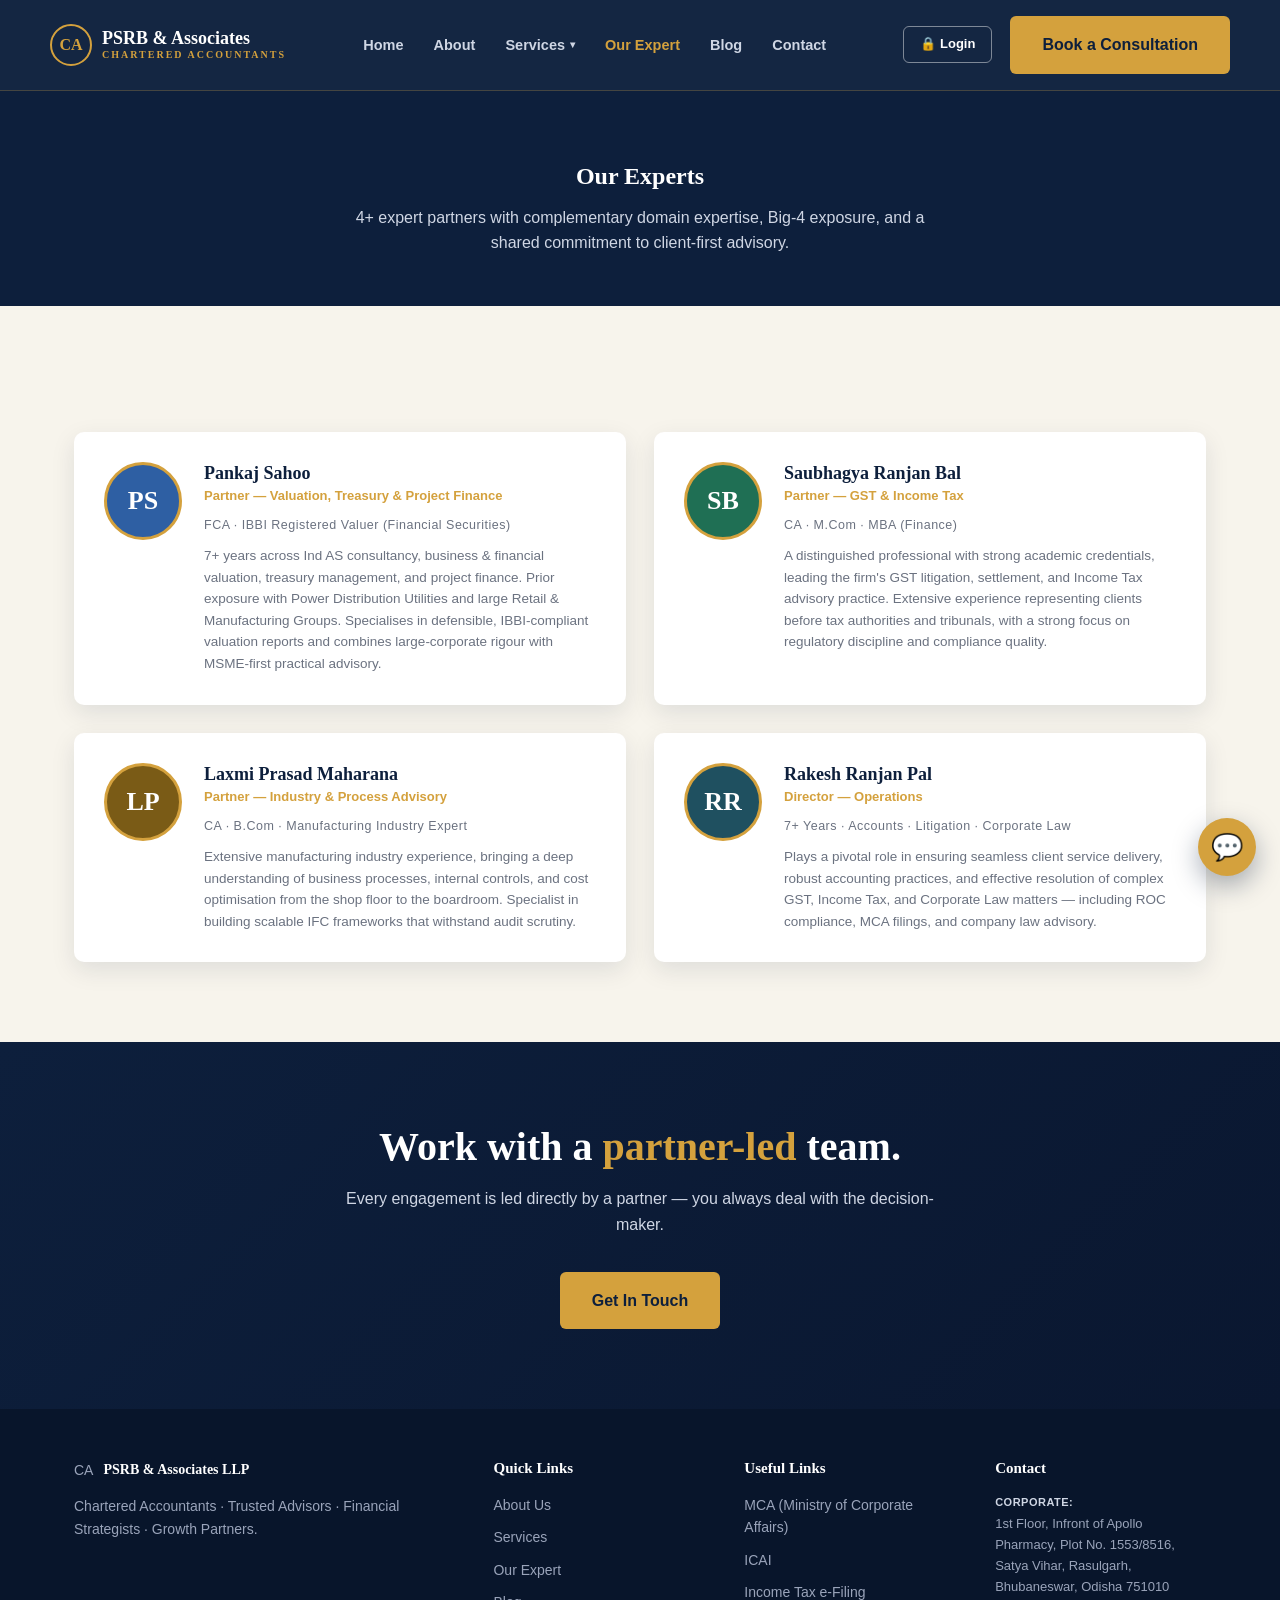
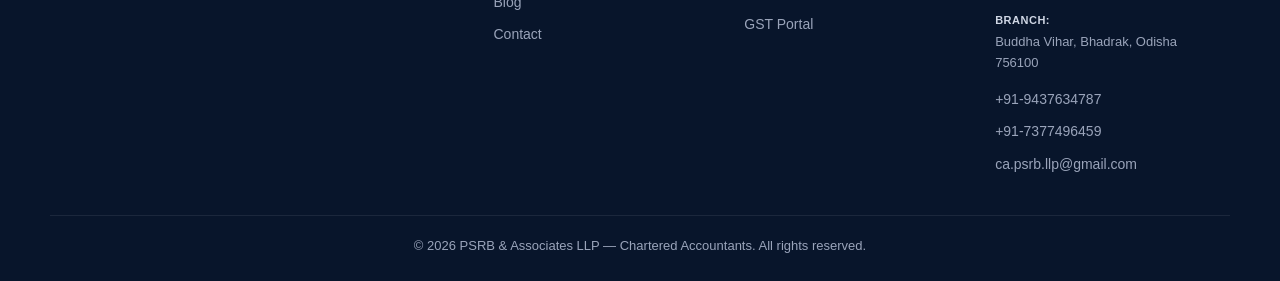
<file: team.html>
<!DOCTYPE html>
<html lang="en">
<head>
<meta charset="UTF-8">
<meta name="viewport" content="width=device-width, initial-scale=1.0">
<title>Our Experts | PSRB & Associates LLP</title>
<link rel="stylesheet" href="assets/css/style.css?v=1783513030">
</head>
<body>
<header>
  <div class="container nav">
    <a href="index.html" class="brand">
      <div class="mark">CA</div>
      <div class="name">PSRB & Associates<small>CHARTERED ACCOUNTANTS</small></div>
    </a>
    <nav class="links">
      <a href="index.html">Home</a>
      <a href="index.html#about">About</a>
      <div class="dropdown">
        <a class="has-dropdown" href="services.html">Services <span class="caret">&#9662;</span></a>
        <div class="dropdown-menu">
          <a href="services.html#audit">Audit &amp; Assurance</a>
          <a href="services.html#tax">Taxation &amp; Compliance</a>
          <a href="services.html#valuation">Valuation &amp; Transaction Advisory</a>
          <a href="services.html#finance">Project Finance &amp; Banking</a>
          <a href="services.html#process">Process Automation &amp; IFC</a>
          <a href="services.html#msme">Startup &amp; MSME Advisory</a>
        </div>
      </div>
      <a href="team.html" class="active">Our Expert</a>
      <a href="blog/index.html">Blog</a>
      <a href="contact.html">Contact</a>
    </nav>
    <div class="nav-cta"><a href="app/index.html" class="btn btn-outline-login">&#128274; Login</a>
      <a href="contact.html" class="btn btn-gold">Book a Consultation</a>
      <button class="menu-toggle">&#9776;</button>
    </div>
  </div>
</header>

<section class="page-hero">
  <div class="container">
    <h1>Our Experts</h1>
    <p>4+ expert partners with complementary domain expertise, Big-4 exposure, and a shared commitment to client-first advisory.</p>
  </div>
</section>

<section>
  <div class="container">
    <div class="team-grid">

      <div class="team-card">
        <div class="avatar a1">PS</div>
        <div>
          <h3>Pankaj Sahoo</h3>
          <div class="role">Partner — Valuation, Treasury &amp; Project Finance</div>
          <div class="cred">FCA &middot; IBBI Registered Valuer (Financial Securities)</div>
          <p>7+ years across Ind AS consultancy, business &amp; financial valuation, treasury management, and project finance. Prior exposure with Power Distribution Utilities and large Retail &amp; Manufacturing Groups. Specialises in defensible, IBBI-compliant valuation reports and combines large-corporate rigour with MSME-first practical advisory.</p>
        </div>
      </div>

      <div class="team-card">
        <div class="avatar a2">SB</div>
        <div>
          <h3>Saubhagya Ranjan Bal</h3>
          <div class="role">Partner — GST &amp; Income Tax</div>
          <div class="cred">CA &middot; M.Com &middot; MBA (Finance)</div>
          <p>A distinguished professional with strong academic credentials, leading the firm's GST litigation, settlement, and Income Tax advisory practice. Extensive experience representing clients before tax authorities and tribunals, with a strong focus on regulatory discipline and compliance quality.</p>
        </div>
      </div>

      <div class="team-card">
        <div class="avatar a3">LP</div>
        <div>
          <h3>Laxmi Prasad Maharana</h3>
          <div class="role">Partner — Industry &amp; Process Advisory</div>
          <div class="cred">CA &middot; B.Com &middot; Manufacturing Industry Expert</div>
          <p>Extensive manufacturing industry experience, bringing a deep understanding of business processes, internal controls, and cost optimisation from the shop floor to the boardroom. Specialist in building scalable IFC frameworks that withstand audit scrutiny.</p>
        </div>
      </div>

      <div class="team-card">
        <div class="avatar a4">RR</div>
        <div>
          <h3>Rakesh Ranjan Pal</h3>
          <div class="role">Director — Operations</div>
          <div class="cred">7+ Years &middot; Accounts &middot; Litigation &middot; Corporate Law</div>
          <p>Plays a pivotal role in ensuring seamless client service delivery, robust accounting practices, and effective resolution of complex GST, Income Tax, and Corporate Law matters — including ROC compliance, MCA filings, and company law advisory.</p>
        </div>
      </div>

    </div>
  </div>
</section>

<section class="cta-band">
  <div class="container">
    <h2>Work with a <span>partner-led</span> team.</h2>
    <p>Every engagement is led directly by a partner — you always deal with the decision-maker.</p>
    <a href="contact.html" class="btn btn-gold">Get In Touch</a>
  </div>
</section>

<footer>
  <div class="container footer-grid">
    <div>
      <div class="footer-brand">
        <div class="mark" style="border-color:var(--gold);">CA</div>
        <div style="color:#fff; font-family:Georgia,serif; font-weight:700;">PSRB &amp; Associates LLP</div>
      </div>
      <p>Chartered Accountants · Trusted Advisors · Financial Strategists · Growth Partners.</p>
    </div>
    <div>
      <h4>Quick Links</h4>
      <ul>
        <li><a href="index.html#about">About Us</a></li>
        <li><a href="services.html">Services</a></li>
        <li><a href="team.html">Our Expert</a></li>
        <li><a href="blog/index.html">Blog</a></li>
        <li><a href="contact.html">Contact</a></li>
      </ul>
    </div>
    <div>
      <h4>Useful Links</h4>
      <ul>
        <li><a href="https://www.mca.gov.in/" target="_blank" rel="noopener">MCA (Ministry of Corporate Affairs)</a></li>
        <li><a href="https://www.icai.org/" target="_blank" rel="noopener">ICAI</a></li>
        <li><a href="https://www.incometax.gov.in/" target="_blank" rel="noopener">Income Tax e-Filing</a></li>
        <li><a href="https://www.gst.gov.in/" target="_blank" rel="noopener">GST Portal</a></li>
      </ul>
    </div>
    <div>
      <h4>Contact</h4>
      <ul>
        <li class="footer-address"><strong>Corporate:</strong> 1st Floor, Infront of Apollo Pharmacy, Plot No. 1553/8516, Satya Vihar, Rasulgarh, Bhubaneswar, Odisha 751010</li><li class="footer-address"><strong>Branch:</strong> Buddha Vihar, Bhadrak, Odisha 756100</li><li>+91-9437634787</li>
        <li>+91-7377496459</li>
        <li><a href="mailto:ca.psrb.llp@gmail.com">ca.psrb.llp@gmail.com</a></li>
      </ul>
    </div>
  </div>
  <div class="footer-bottom">&copy; 2026 PSRB &amp; Associates LLP — Chartered Accountants. All rights reserved.</div>
</footer>
<script src="assets/js/script.js?v=1782010946"></script>
<script src="assets/js/chatbot.js?v=1782010946" data-prefix=""></script>
</body>
</html>
</file>
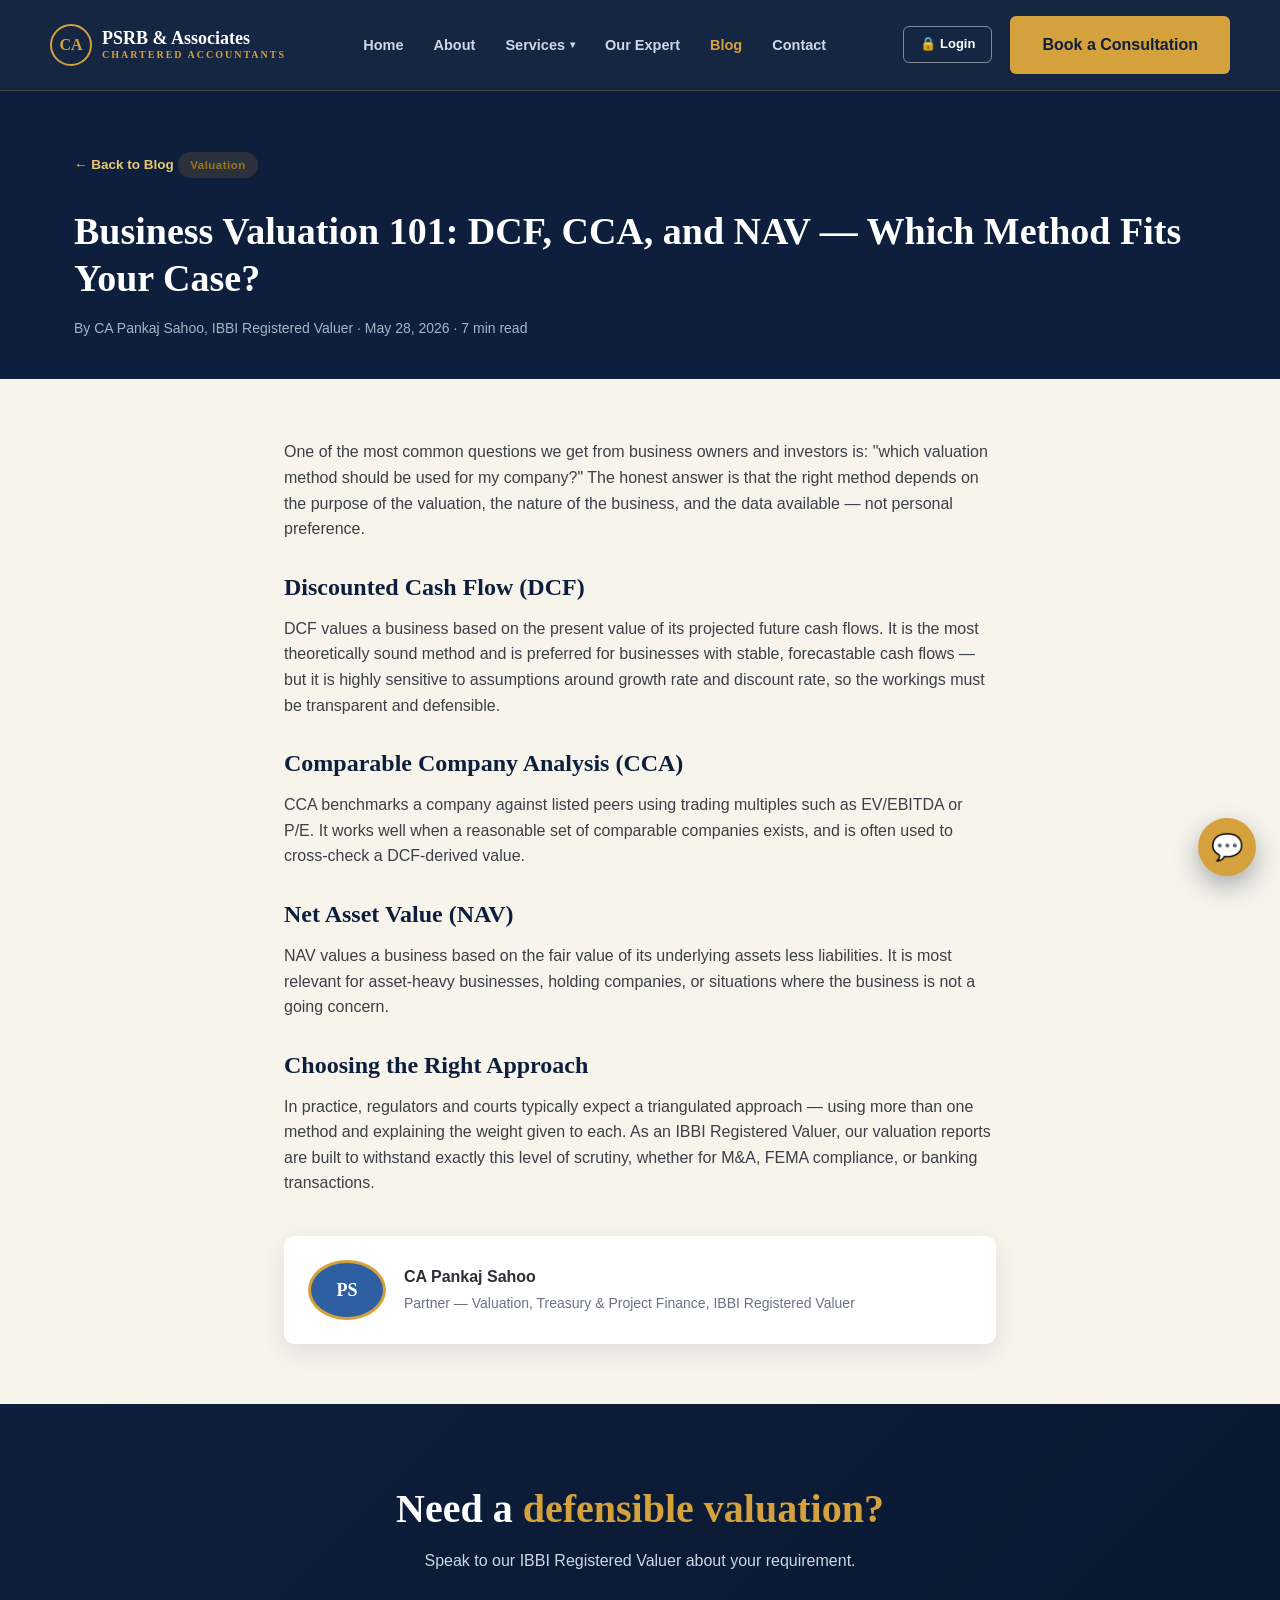
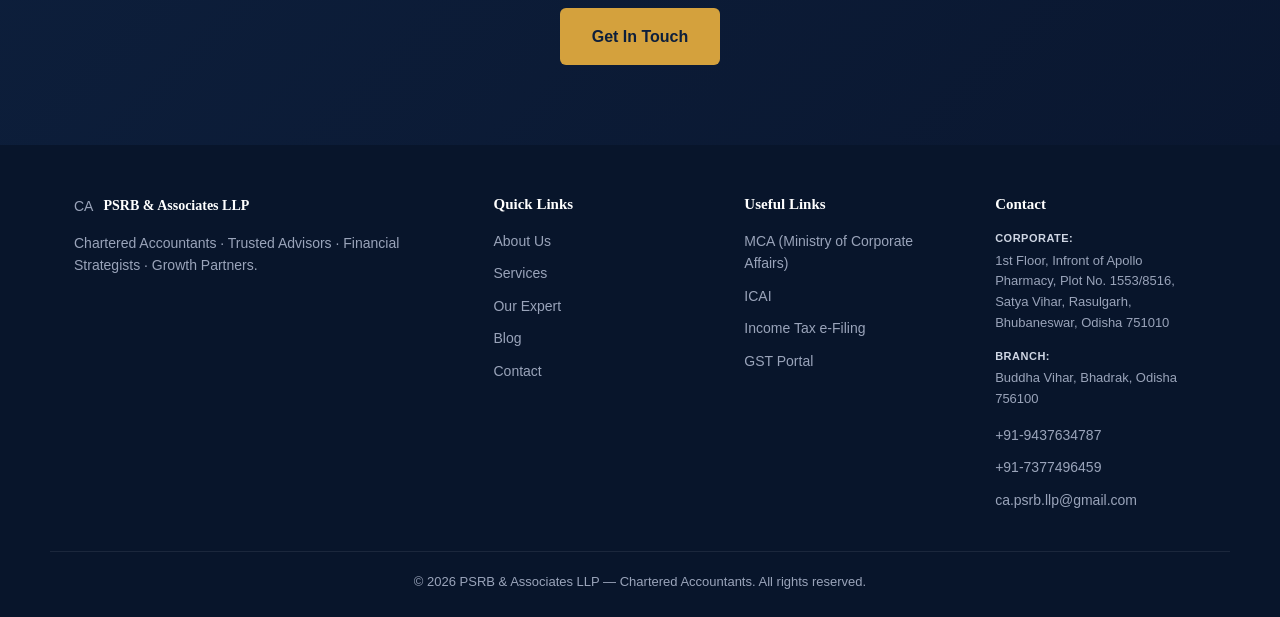
<file: blog/business-valuation-methods-explained.html>
<!DOCTYPE html>
<html lang="en">
<head>
<meta charset="UTF-8">
<meta name="viewport" content="width=device-width, initial-scale=1.0">
<title>Business Valuation 101: DCF, CCA, and NAV | PSRB & Associates LLP</title>
<link rel="stylesheet" href="../assets/css/style.css?v=1783513030">
</head>
<body>
<header>
  <div class="container nav">
    <a href="../index.html" class="brand"><div class="mark">CA</div><div class="name">PSRB & Associates<small>CHARTERED ACCOUNTANTS</small></div></a>
    <nav class="links">
      <a href="../index.html">Home</a>
      <a href="../index.html#about">About</a>
      <div class="dropdown">
        <a class="has-dropdown" href="../services.html">Services <span class="caret">&#9662;</span></a>
        <div class="dropdown-menu">
          <a href="../services.html#audit">Audit &amp; Assurance</a>
          <a href="../services.html#tax">Taxation &amp; Compliance</a>
          <a href="../services.html#valuation">Valuation &amp; Transaction Advisory</a>
          <a href="../services.html#finance">Project Finance &amp; Banking</a>
          <a href="../services.html#process">Process Automation &amp; IFC</a>
          <a href="../services.html#msme">Startup &amp; MSME Advisory</a>
        </div>
      </div>
      <a href="../team.html">Our Expert</a>
      <a href="index.html" class="active">Blog</a>
      <a href="../contact.html">Contact</a>
    </nav>
    <div class="nav-cta"><a href="../app/index.html" class="btn btn-outline-login">&#128274; Login</a><a href="../contact.html" class="btn btn-gold">Book a Consultation</a><button class="menu-toggle">&#9776;</button></div>
  </div>
</header>

<section class="post-hero">
  <div class="container">
    <a href="index.html" class="back">&larr; Back to Blog</a>
    <span class="post-cat">Valuation</span>
    <h1>Business Valuation 101: DCF, CCA, and NAV — Which Method Fits Your Case?</h1>
    <div class="meta">By CA Pankaj Sahoo, IBBI Registered Valuer &middot; May 28, 2026 &middot; 7 min read</div>
  </div>
</section>

<section class="post-content">
  <p>One of the most common questions we get from business owners and investors is: "which valuation method should be used for my company?" The honest answer is that the right method depends on the purpose of the valuation, the nature of the business, and the data available — not personal preference.</p>

  <h2>Discounted Cash Flow (DCF)</h2>
  <p>DCF values a business based on the present value of its projected future cash flows. It is the most theoretically sound method and is preferred for businesses with stable, forecastable cash flows — but it is highly sensitive to assumptions around growth rate and discount rate, so the workings must be transparent and defensible.</p>

  <h2>Comparable Company Analysis (CCA)</h2>
  <p>CCA benchmarks a company against listed peers using trading multiples such as EV/EBITDA or P/E. It works well when a reasonable set of comparable companies exists, and is often used to cross-check a DCF-derived value.</p>

  <h2>Net Asset Value (NAV)</h2>
  <p>NAV values a business based on the fair value of its underlying assets less liabilities. It is most relevant for asset-heavy businesses, holding companies, or situations where the business is not a going concern.</p>

  <h2>Choosing the Right Approach</h2>
  <p>In practice, regulators and courts typically expect a triangulated approach — using more than one method and explaining the weight given to each. As an IBBI Registered Valuer, our valuation reports are built to withstand exactly this level of scrutiny, whether for M&amp;A, FEMA compliance, or banking transactions.</p>

  <div class="author-box">
    <div class="avatar a1" style="width:60px;height:60px;font-size:18px;">PS</div>
    <div><strong>CA Pankaj Sahoo</strong><br><span style="color:var(--muted); font-size:14px;">Partner — Valuation, Treasury &amp; Project Finance, IBBI Registered Valuer</span></div>
  </div>
</section>

<section class="cta-band">
  <div class="container">
    <h2>Need a <span>defensible valuation?</span></h2>
    <p>Speak to our IBBI Registered Valuer about your requirement.</p>
    <a href="../contact.html" class="btn btn-gold">Get In Touch</a>
  </div>
</section>

<footer>
  <div class="container footer-grid">
    <div><div class="footer-brand"><div class="mark" style="border-color:var(--gold);">CA</div><div style="color:#fff; font-family:Georgia,serif; font-weight:700;">PSRB &amp; Associates LLP</div></div><p>Chartered Accountants · Trusted Advisors · Financial Strategists · Growth Partners.</p></div>
    <div><h4>Quick Links</h4><ul><li><a href="../index.html#about">About Us</a></li><li><a href="../services.html">Services</a></li><li><a href="../team.html">Our Expert</a></li><li><a href="index.html">Blog</a></li><li><a href="../contact.html">Contact</a></li></ul></div>
    <div>
      <h4>Useful Links</h4>
      <ul>
        <li><a href="https://www.mca.gov.in/" target="_blank" rel="noopener">MCA (Ministry of Corporate Affairs)</a></li>
        <li><a href="https://www.icai.org/" target="_blank" rel="noopener">ICAI</a></li>
        <li><a href="https://www.incometax.gov.in/" target="_blank" rel="noopener">Income Tax e-Filing</a></li>
        <li><a href="https://www.gst.gov.in/" target="_blank" rel="noopener">GST Portal</a></li>
      </ul>
    </div>
    <div><h4>Contact</h4><ul><li class="footer-address"><strong>Corporate:</strong> 1st Floor, Infront of Apollo Pharmacy, Plot No. 1553/8516, Satya Vihar, Rasulgarh, Bhubaneswar, Odisha 751010</li><li class="footer-address"><strong>Branch:</strong> Buddha Vihar, Bhadrak, Odisha 756100</li><li>+91-9437634787</li><li>+91-7377496459</li><li><a href="mailto:ca.psrb.llp@gmail.com">ca.psrb.llp@gmail.com</a></li></ul></div>
  </div>
  <div class="footer-bottom">&copy; 2026 PSRB &amp; Associates LLP — Chartered Accountants. All rights reserved.</div>
</footer>
<script src="../assets/js/script.js?v=1782010946"></script>
<script src="../assets/js/chatbot.js?v=1782010946" data-prefix="../"></script>
</body>
</html>
</file>
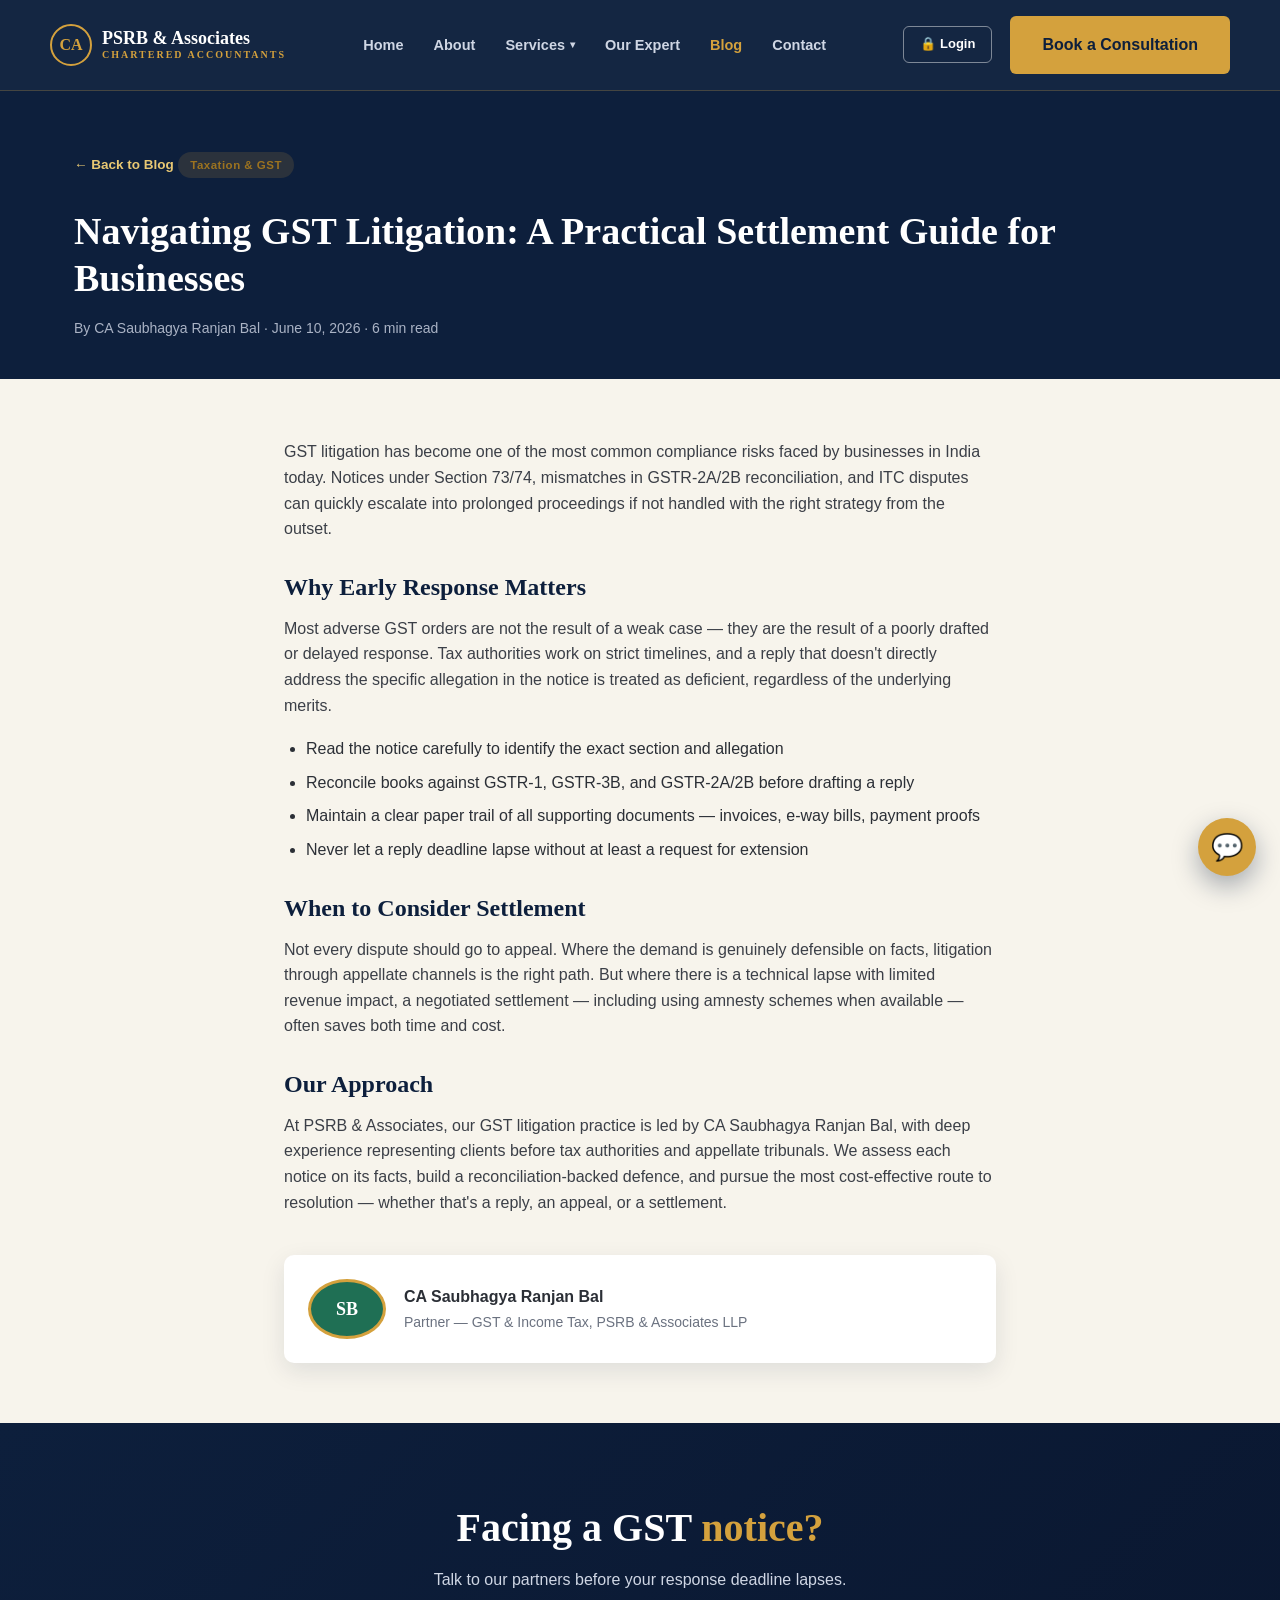
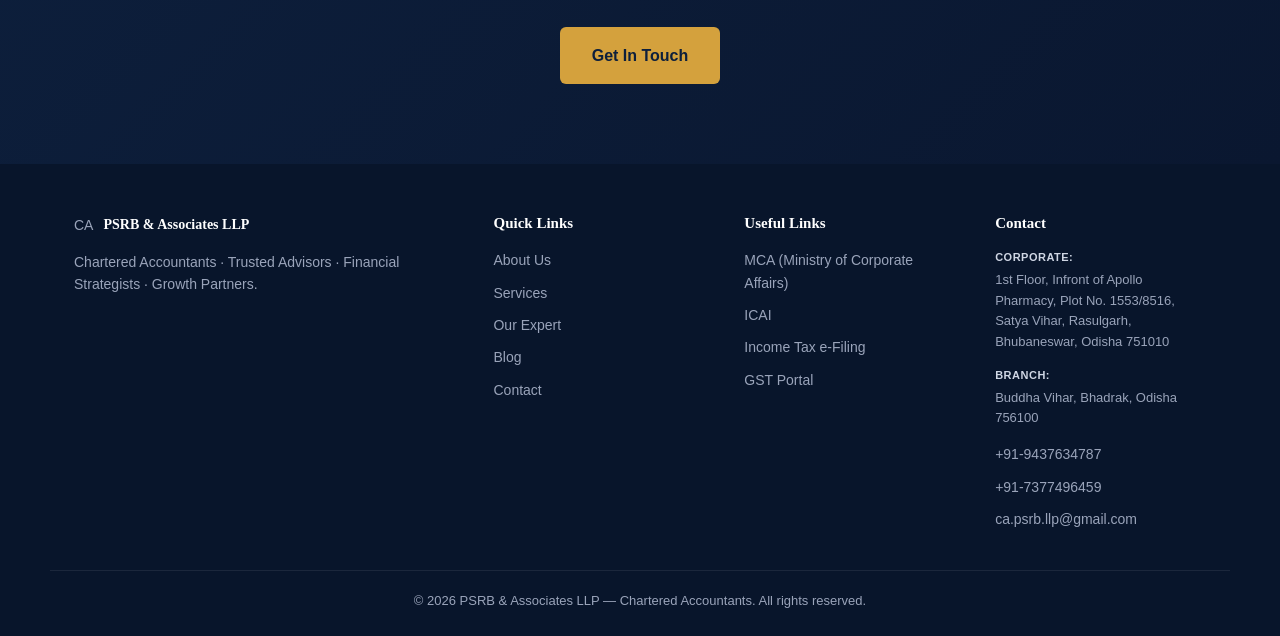
<file: blog/gst-litigation-settlement-guide.html>
<!DOCTYPE html>
<html lang="en">
<head>
<meta charset="UTF-8">
<meta name="viewport" content="width=device-width, initial-scale=1.0">
<title>Navigating GST Litigation: A Practical Settlement Guide | PSRB & Associates LLP</title>
<link rel="stylesheet" href="../assets/css/style.css?v=1783513030">
</head>
<body>
<header>
  <div class="container nav">
    <a href="../index.html" class="brand">
      <div class="mark">CA</div>
      <div class="name">PSRB & Associates<small>CHARTERED ACCOUNTANTS</small></div>
    </a>
    <nav class="links">
      <a href="../index.html">Home</a>
      <a href="../index.html#about">About</a>
      <div class="dropdown">
        <a class="has-dropdown" href="../services.html">Services <span class="caret">&#9662;</span></a>
        <div class="dropdown-menu">
          <a href="../services.html#audit">Audit &amp; Assurance</a>
          <a href="../services.html#tax">Taxation &amp; Compliance</a>
          <a href="../services.html#valuation">Valuation &amp; Transaction Advisory</a>
          <a href="../services.html#finance">Project Finance &amp; Banking</a>
          <a href="../services.html#process">Process Automation &amp; IFC</a>
          <a href="../services.html#msme">Startup &amp; MSME Advisory</a>
        </div>
      </div>
      <a href="../team.html">Our Expert</a>
      <a href="index.html" class="active">Blog</a>
      <a href="../contact.html">Contact</a>
    </nav>
    <div class="nav-cta"><a href="../app/index.html" class="btn btn-outline-login">&#128274; Login</a>
      <a href="../contact.html" class="btn btn-gold">Book a Consultation</a>
      <button class="menu-toggle">&#9776;</button>
    </div>
  </div>
</header>

<section class="post-hero">
  <div class="container">
    <a href="index.html" class="back">&larr; Back to Blog</a>
    <span class="post-cat">Taxation &amp; GST</span>
    <h1>Navigating GST Litigation: A Practical Settlement Guide for Businesses</h1>
    <div class="meta">By CA Saubhagya Ranjan Bal &middot; June 10, 2026 &middot; 6 min read</div>
  </div>
</section>

<section class="post-content">
  <p>GST litigation has become one of the most common compliance risks faced by businesses in India today. Notices under Section 73/74, mismatches in GSTR-2A/2B reconciliation, and ITC disputes can quickly escalate into prolonged proceedings if not handled with the right strategy from the outset.</p>

  <h2>Why Early Response Matters</h2>
  <p>Most adverse GST orders are not the result of a weak case — they are the result of a poorly drafted or delayed response. Tax authorities work on strict timelines, and a reply that doesn't directly address the specific allegation in the notice is treated as deficient, regardless of the underlying merits.</p>
  <ul>
    <li>Read the notice carefully to identify the exact section and allegation</li>
    <li>Reconcile books against GSTR-1, GSTR-3B, and GSTR-2A/2B before drafting a reply</li>
    <li>Maintain a clear paper trail of all supporting documents — invoices, e-way bills, payment proofs</li>
    <li>Never let a reply deadline lapse without at least a request for extension</li>
  </ul>

  <h2>When to Consider Settlement</h2>
  <p>Not every dispute should go to appeal. Where the demand is genuinely defensible on facts, litigation through appellate channels is the right path. But where there is a technical lapse with limited revenue impact, a negotiated settlement — including using amnesty schemes when available — often saves both time and cost.</p>

  <h2>Our Approach</h2>
  <p>At PSRB &amp; Associates, our GST litigation practice is led by CA Saubhagya Ranjan Bal, with deep experience representing clients before tax authorities and appellate tribunals. We assess each notice on its facts, build a reconciliation-backed defence, and pursue the most cost-effective route to resolution — whether that's a reply, an appeal, or a settlement.</p>

  <div class="author-box">
    <div class="avatar a2" style="width:60px;height:60px;font-size:18px;">SB</div>
    <div>
      <strong>CA Saubhagya Ranjan Bal</strong><br>
      <span style="color:var(--muted); font-size:14px;">Partner — GST &amp; Income Tax, PSRB &amp; Associates LLP</span>
    </div>
  </div>
</section>

<section class="cta-band">
  <div class="container">
    <h2>Facing a GST <span>notice?</span></h2>
    <p>Talk to our partners before your response deadline lapses.</p>
    <a href="../contact.html" class="btn btn-gold">Get In Touch</a>
  </div>
</section>

<footer>
  <div class="container footer-grid">
    <div>
      <div class="footer-brand">
        <div class="mark" style="border-color:var(--gold);">CA</div>
        <div style="color:#fff; font-family:Georgia,serif; font-weight:700;">PSRB &amp; Associates LLP</div>
      </div>
      <p>Chartered Accountants · Trusted Advisors · Financial Strategists · Growth Partners.</p>
    </div>
    <div>
      <h4>Quick Links</h4>
      <ul>
        <li><a href="../index.html#about">About Us</a></li>
        <li><a href="../services.html">Services</a></li>
        <li><a href="../team.html">Our Expert</a></li>
        <li><a href="index.html">Blog</a></li>
        <li><a href="../contact.html">Contact</a></li>
      </ul>
    </div>
    <div>
      <h4>Useful Links</h4>
      <ul>
        <li><a href="https://www.mca.gov.in/" target="_blank" rel="noopener">MCA (Ministry of Corporate Affairs)</a></li>
        <li><a href="https://www.icai.org/" target="_blank" rel="noopener">ICAI</a></li>
        <li><a href="https://www.incometax.gov.in/" target="_blank" rel="noopener">Income Tax e-Filing</a></li>
        <li><a href="https://www.gst.gov.in/" target="_blank" rel="noopener">GST Portal</a></li>
      </ul>
    </div>
    <div>
      <h4>Contact</h4>
      <ul>
        <li class="footer-address"><strong>Corporate:</strong> 1st Floor, Infront of Apollo Pharmacy, Plot No. 1553/8516, Satya Vihar, Rasulgarh, Bhubaneswar, Odisha 751010</li><li class="footer-address"><strong>Branch:</strong> Buddha Vihar, Bhadrak, Odisha 756100</li><li>+91-9437634787</li>
        <li>+91-7377496459</li>
        <li><a href="mailto:ca.psrb.llp@gmail.com">ca.psrb.llp@gmail.com</a></li>
      </ul>
    </div>
  </div>
  <div class="footer-bottom">&copy; 2026 PSRB &amp; Associates LLP — Chartered Accountants. All rights reserved.</div>
</footer>
<script src="../assets/js/script.js?v=1782010946"></script>
<script src="../assets/js/chatbot.js?v=1782010946" data-prefix="../"></script>
</body>
</html>
</file>
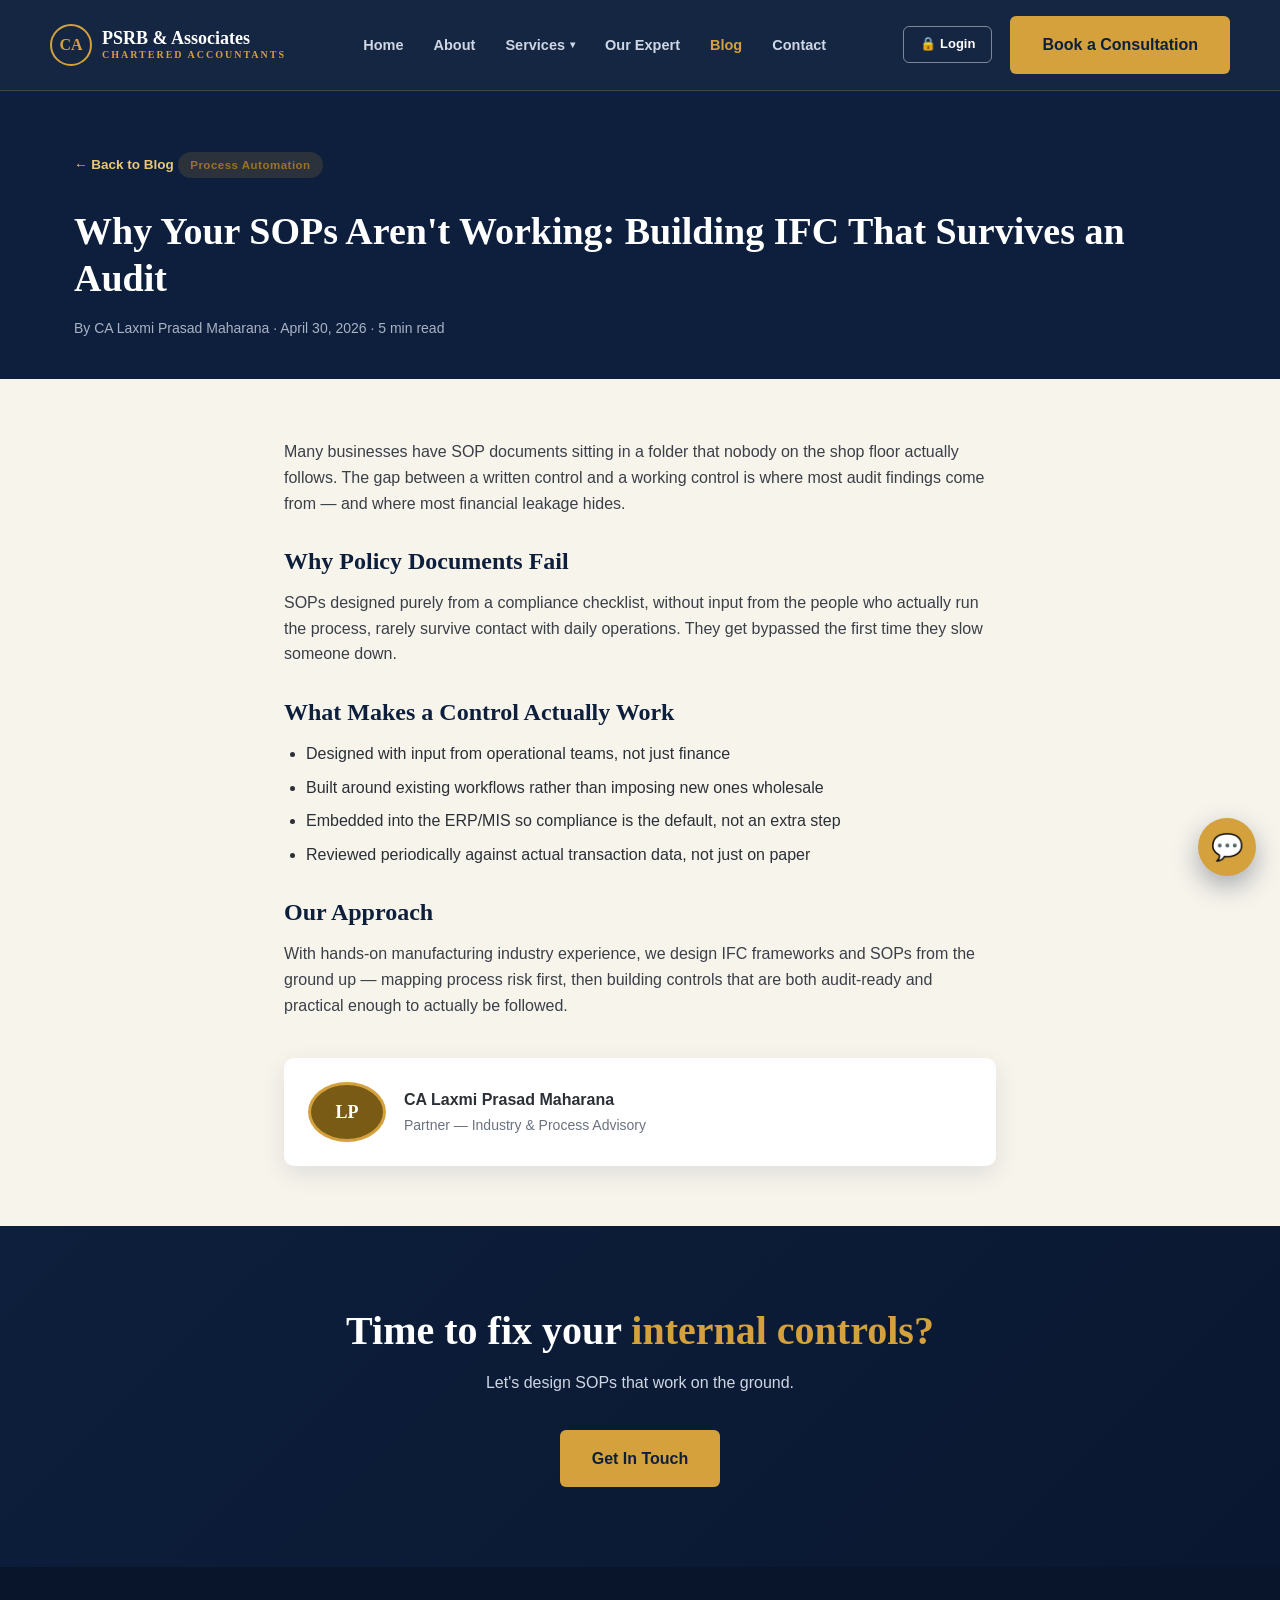
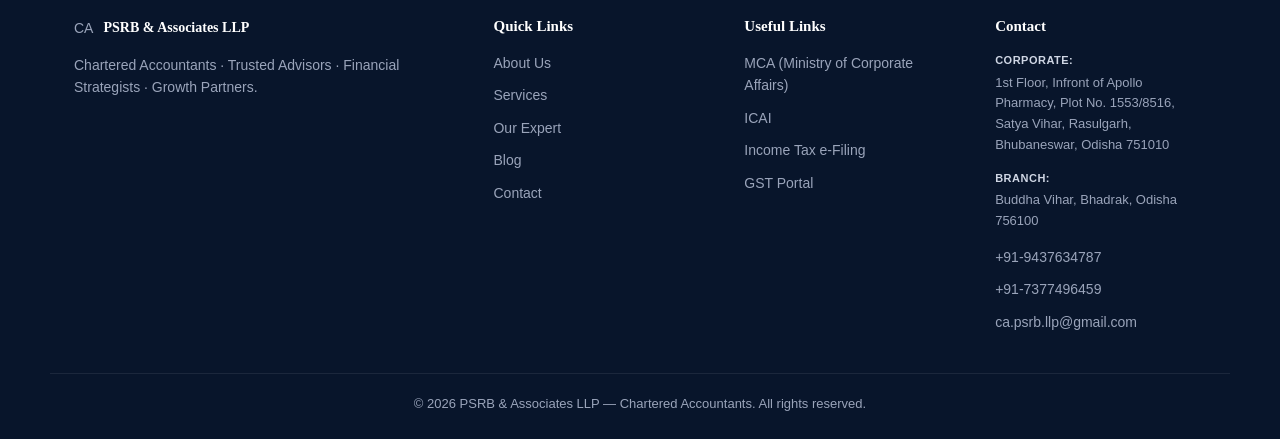
<file: blog/internal-financial-controls-sop.html>
<!DOCTYPE html>
<html lang="en">
<head>
<meta charset="UTF-8">
<meta name="viewport" content="width=device-width, initial-scale=1.0">
<title>Building IFC That Survives an Audit | PSRB & Associates LLP</title>
<link rel="stylesheet" href="../assets/css/style.css?v=1783513030">
</head>
<body>
<header>
  <div class="container nav">
    <a href="../index.html" class="brand"><div class="mark">CA</div><div class="name">PSRB & Associates<small>CHARTERED ACCOUNTANTS</small></div></a>
    <nav class="links">
      <a href="../index.html">Home</a>
      <a href="../index.html#about">About</a>
      <div class="dropdown">
        <a class="has-dropdown" href="../services.html">Services <span class="caret">&#9662;</span></a>
        <div class="dropdown-menu">
          <a href="../services.html#audit">Audit &amp; Assurance</a>
          <a href="../services.html#tax">Taxation &amp; Compliance</a>
          <a href="../services.html#valuation">Valuation &amp; Transaction Advisory</a>
          <a href="../services.html#finance">Project Finance &amp; Banking</a>
          <a href="../services.html#process">Process Automation &amp; IFC</a>
          <a href="../services.html#msme">Startup &amp; MSME Advisory</a>
        </div>
      </div>
      <a href="../team.html">Our Expert</a>
      <a href="index.html" class="active">Blog</a>
      <a href="../contact.html">Contact</a>
    </nav>
    <div class="nav-cta"><a href="../app/index.html" class="btn btn-outline-login">&#128274; Login</a><a href="../contact.html" class="btn btn-gold">Book a Consultation</a><button class="menu-toggle">&#9776;</button></div>
  </div>
</header>

<section class="post-hero">
  <div class="container">
    <a href="index.html" class="back">&larr; Back to Blog</a>
    <span class="post-cat">Process Automation</span>
    <h1>Why Your SOPs Aren't Working: Building IFC That Survives an Audit</h1>
    <div class="meta">By CA Laxmi Prasad Maharana &middot; April 30, 2026 &middot; 5 min read</div>
  </div>
</section>

<section class="post-content">
  <p>Many businesses have SOP documents sitting in a folder that nobody on the shop floor actually follows. The gap between a written control and a working control is where most audit findings come from — and where most financial leakage hides.</p>

  <h2>Why Policy Documents Fail</h2>
  <p>SOPs designed purely from a compliance checklist, without input from the people who actually run the process, rarely survive contact with daily operations. They get bypassed the first time they slow someone down.</p>

  <h2>What Makes a Control Actually Work</h2>
  <ul>
    <li>Designed with input from operational teams, not just finance</li>
    <li>Built around existing workflows rather than imposing new ones wholesale</li>
    <li>Embedded into the ERP/MIS so compliance is the default, not an extra step</li>
    <li>Reviewed periodically against actual transaction data, not just on paper</li>
  </ul>

  <h2>Our Approach</h2>
  <p>With hands-on manufacturing industry experience, we design IFC frameworks and SOPs from the ground up — mapping process risk first, then building controls that are both audit-ready and practical enough to actually be followed.</p>

  <div class="author-box">
    <div class="avatar a3" style="width:60px;height:60px;font-size:18px;">LP</div>
    <div><strong>CA Laxmi Prasad Maharana</strong><br><span style="color:var(--muted); font-size:14px;">Partner — Industry &amp; Process Advisory</span></div>
  </div>
</section>

<section class="cta-band">
  <div class="container">
    <h2>Time to fix your <span>internal controls?</span></h2>
    <p>Let's design SOPs that work on the ground.</p>
    <a href="../contact.html" class="btn btn-gold">Get In Touch</a>
  </div>
</section>

<footer>
  <div class="container footer-grid">
    <div><div class="footer-brand"><div class="mark" style="border-color:var(--gold);">CA</div><div style="color:#fff; font-family:Georgia,serif; font-weight:700;">PSRB &amp; Associates LLP</div></div><p>Chartered Accountants · Trusted Advisors · Financial Strategists · Growth Partners.</p></div>
    <div><h4>Quick Links</h4><ul><li><a href="../index.html#about">About Us</a></li><li><a href="../services.html">Services</a></li><li><a href="../team.html">Our Expert</a></li><li><a href="index.html">Blog</a></li><li><a href="../contact.html">Contact</a></li></ul></div>
    <div>
      <h4>Useful Links</h4>
      <ul>
        <li><a href="https://www.mca.gov.in/" target="_blank" rel="noopener">MCA (Ministry of Corporate Affairs)</a></li>
        <li><a href="https://www.icai.org/" target="_blank" rel="noopener">ICAI</a></li>
        <li><a href="https://www.incometax.gov.in/" target="_blank" rel="noopener">Income Tax e-Filing</a></li>
        <li><a href="https://www.gst.gov.in/" target="_blank" rel="noopener">GST Portal</a></li>
      </ul>
    </div>
    <div><h4>Contact</h4><ul><li class="footer-address"><strong>Corporate:</strong> 1st Floor, Infront of Apollo Pharmacy, Plot No. 1553/8516, Satya Vihar, Rasulgarh, Bhubaneswar, Odisha 751010</li><li class="footer-address"><strong>Branch:</strong> Buddha Vihar, Bhadrak, Odisha 756100</li><li>+91-9437634787</li><li>+91-7377496459</li><li><a href="mailto:ca.psrb.llp@gmail.com">ca.psrb.llp@gmail.com</a></li></ul></div>
  </div>
  <div class="footer-bottom">&copy; 2026 PSRB &amp; Associates LLP — Chartered Accountants. All rights reserved.</div>
</footer>
<script src="../assets/js/script.js?v=1782010946"></script>
<script src="../assets/js/chatbot.js?v=1782010946" data-prefix="../"></script>
</body>
</html>
</file>
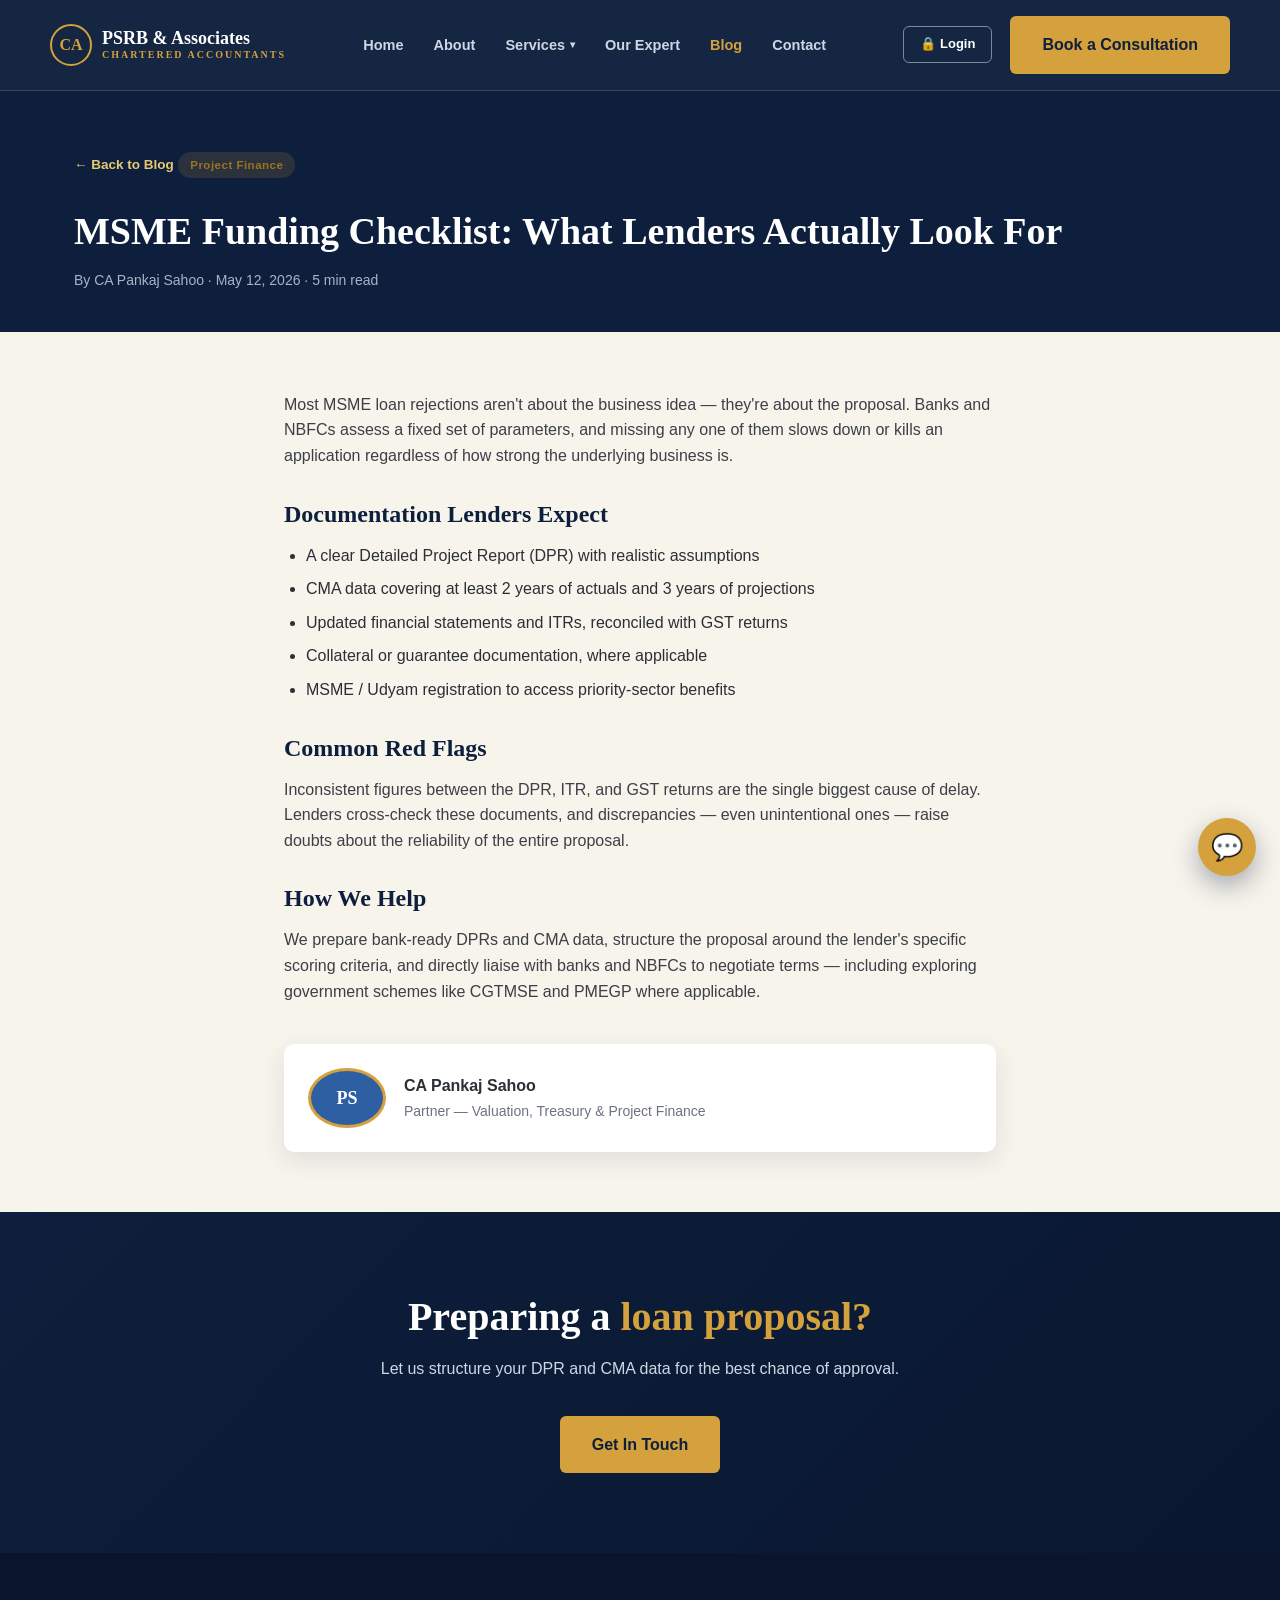
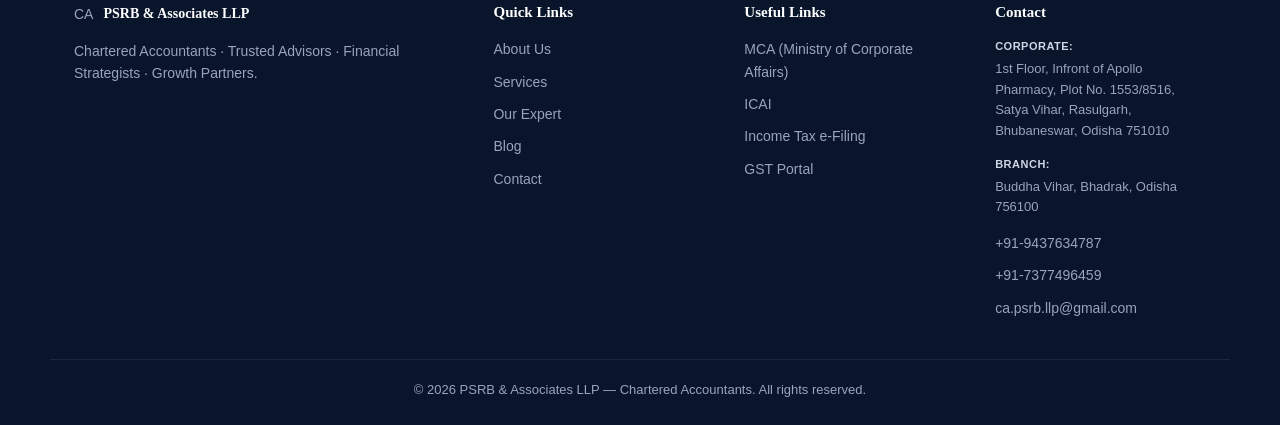
<file: blog/msme-funding-checklist.html>
<!DOCTYPE html>
<html lang="en">
<head>
<meta charset="UTF-8">
<meta name="viewport" content="width=device-width, initial-scale=1.0">
<title>MSME Funding Checklist | PSRB & Associates LLP</title>
<link rel="stylesheet" href="../assets/css/style.css?v=1783513030">
</head>
<body>
<header>
  <div class="container nav">
    <a href="../index.html" class="brand"><div class="mark">CA</div><div class="name">PSRB & Associates<small>CHARTERED ACCOUNTANTS</small></div></a>
    <nav class="links">
      <a href="../index.html">Home</a>
      <a href="../index.html#about">About</a>
      <div class="dropdown">
        <a class="has-dropdown" href="../services.html">Services <span class="caret">&#9662;</span></a>
        <div class="dropdown-menu">
          <a href="../services.html#audit">Audit &amp; Assurance</a>
          <a href="../services.html#tax">Taxation &amp; Compliance</a>
          <a href="../services.html#valuation">Valuation &amp; Transaction Advisory</a>
          <a href="../services.html#finance">Project Finance &amp; Banking</a>
          <a href="../services.html#process">Process Automation &amp; IFC</a>
          <a href="../services.html#msme">Startup &amp; MSME Advisory</a>
        </div>
      </div>
      <a href="../team.html">Our Expert</a>
      <a href="index.html" class="active">Blog</a>
      <a href="../contact.html">Contact</a>
    </nav>
    <div class="nav-cta"><a href="../app/index.html" class="btn btn-outline-login">&#128274; Login</a><a href="../contact.html" class="btn btn-gold">Book a Consultation</a><button class="menu-toggle">&#9776;</button></div>
  </div>
</header>

<section class="post-hero">
  <div class="container">
    <a href="index.html" class="back">&larr; Back to Blog</a>
    <span class="post-cat">Project Finance</span>
    <h1>MSME Funding Checklist: What Lenders Actually Look For</h1>
    <div class="meta">By CA Pankaj Sahoo &middot; May 12, 2026 &middot; 5 min read</div>
  </div>
</section>

<section class="post-content">
  <p>Most MSME loan rejections aren't about the business idea — they're about the proposal. Banks and NBFCs assess a fixed set of parameters, and missing any one of them slows down or kills an application regardless of how strong the underlying business is.</p>

  <h2>Documentation Lenders Expect</h2>
  <ul>
    <li>A clear Detailed Project Report (DPR) with realistic assumptions</li>
    <li>CMA data covering at least 2 years of actuals and 3 years of projections</li>
    <li>Updated financial statements and ITRs, reconciled with GST returns</li>
    <li>Collateral or guarantee documentation, where applicable</li>
    <li>MSME / Udyam registration to access priority-sector benefits</li>
  </ul>

  <h2>Common Red Flags</h2>
  <p>Inconsistent figures between the DPR, ITR, and GST returns are the single biggest cause of delay. Lenders cross-check these documents, and discrepancies — even unintentional ones — raise doubts about the reliability of the entire proposal.</p>

  <h2>How We Help</h2>
  <p>We prepare bank-ready DPRs and CMA data, structure the proposal around the lender's specific scoring criteria, and directly liaise with banks and NBFCs to negotiate terms — including exploring government schemes like CGTMSE and PMEGP where applicable.</p>

  <div class="author-box">
    <div class="avatar a1" style="width:60px;height:60px;font-size:18px;">PS</div>
    <div><strong>CA Pankaj Sahoo</strong><br><span style="color:var(--muted); font-size:14px;">Partner — Valuation, Treasury &amp; Project Finance</span></div>
  </div>
</section>

<section class="cta-band">
  <div class="container">
    <h2>Preparing a <span>loan proposal?</span></h2>
    <p>Let us structure your DPR and CMA data for the best chance of approval.</p>
    <a href="../contact.html" class="btn btn-gold">Get In Touch</a>
  </div>
</section>

<footer>
  <div class="container footer-grid">
    <div><div class="footer-brand"><div class="mark" style="border-color:var(--gold);">CA</div><div style="color:#fff; font-family:Georgia,serif; font-weight:700;">PSRB &amp; Associates LLP</div></div><p>Chartered Accountants · Trusted Advisors · Financial Strategists · Growth Partners.</p></div>
    <div><h4>Quick Links</h4><ul><li><a href="../index.html#about">About Us</a></li><li><a href="../services.html">Services</a></li><li><a href="../team.html">Our Expert</a></li><li><a href="index.html">Blog</a></li><li><a href="../contact.html">Contact</a></li></ul></div>
    <div>
      <h4>Useful Links</h4>
      <ul>
        <li><a href="https://www.mca.gov.in/" target="_blank" rel="noopener">MCA (Ministry of Corporate Affairs)</a></li>
        <li><a href="https://www.icai.org/" target="_blank" rel="noopener">ICAI</a></li>
        <li><a href="https://www.incometax.gov.in/" target="_blank" rel="noopener">Income Tax e-Filing</a></li>
        <li><a href="https://www.gst.gov.in/" target="_blank" rel="noopener">GST Portal</a></li>
      </ul>
    </div>
    <div><h4>Contact</h4><ul><li class="footer-address"><strong>Corporate:</strong> 1st Floor, Infront of Apollo Pharmacy, Plot No. 1553/8516, Satya Vihar, Rasulgarh, Bhubaneswar, Odisha 751010</li><li class="footer-address"><strong>Branch:</strong> Buddha Vihar, Bhadrak, Odisha 756100</li><li>+91-9437634787</li><li>+91-7377496459</li><li><a href="mailto:ca.psrb.llp@gmail.com">ca.psrb.llp@gmail.com</a></li></ul></div>
  </div>
  <div class="footer-bottom">&copy; 2026 PSRB &amp; Associates LLP — Chartered Accountants. All rights reserved.</div>
</footer>
<script src="../assets/js/script.js?v=1782010946"></script>
<script src="../assets/js/chatbot.js?v=1782010946" data-prefix="../"></script>
</body>
</html>
</file>
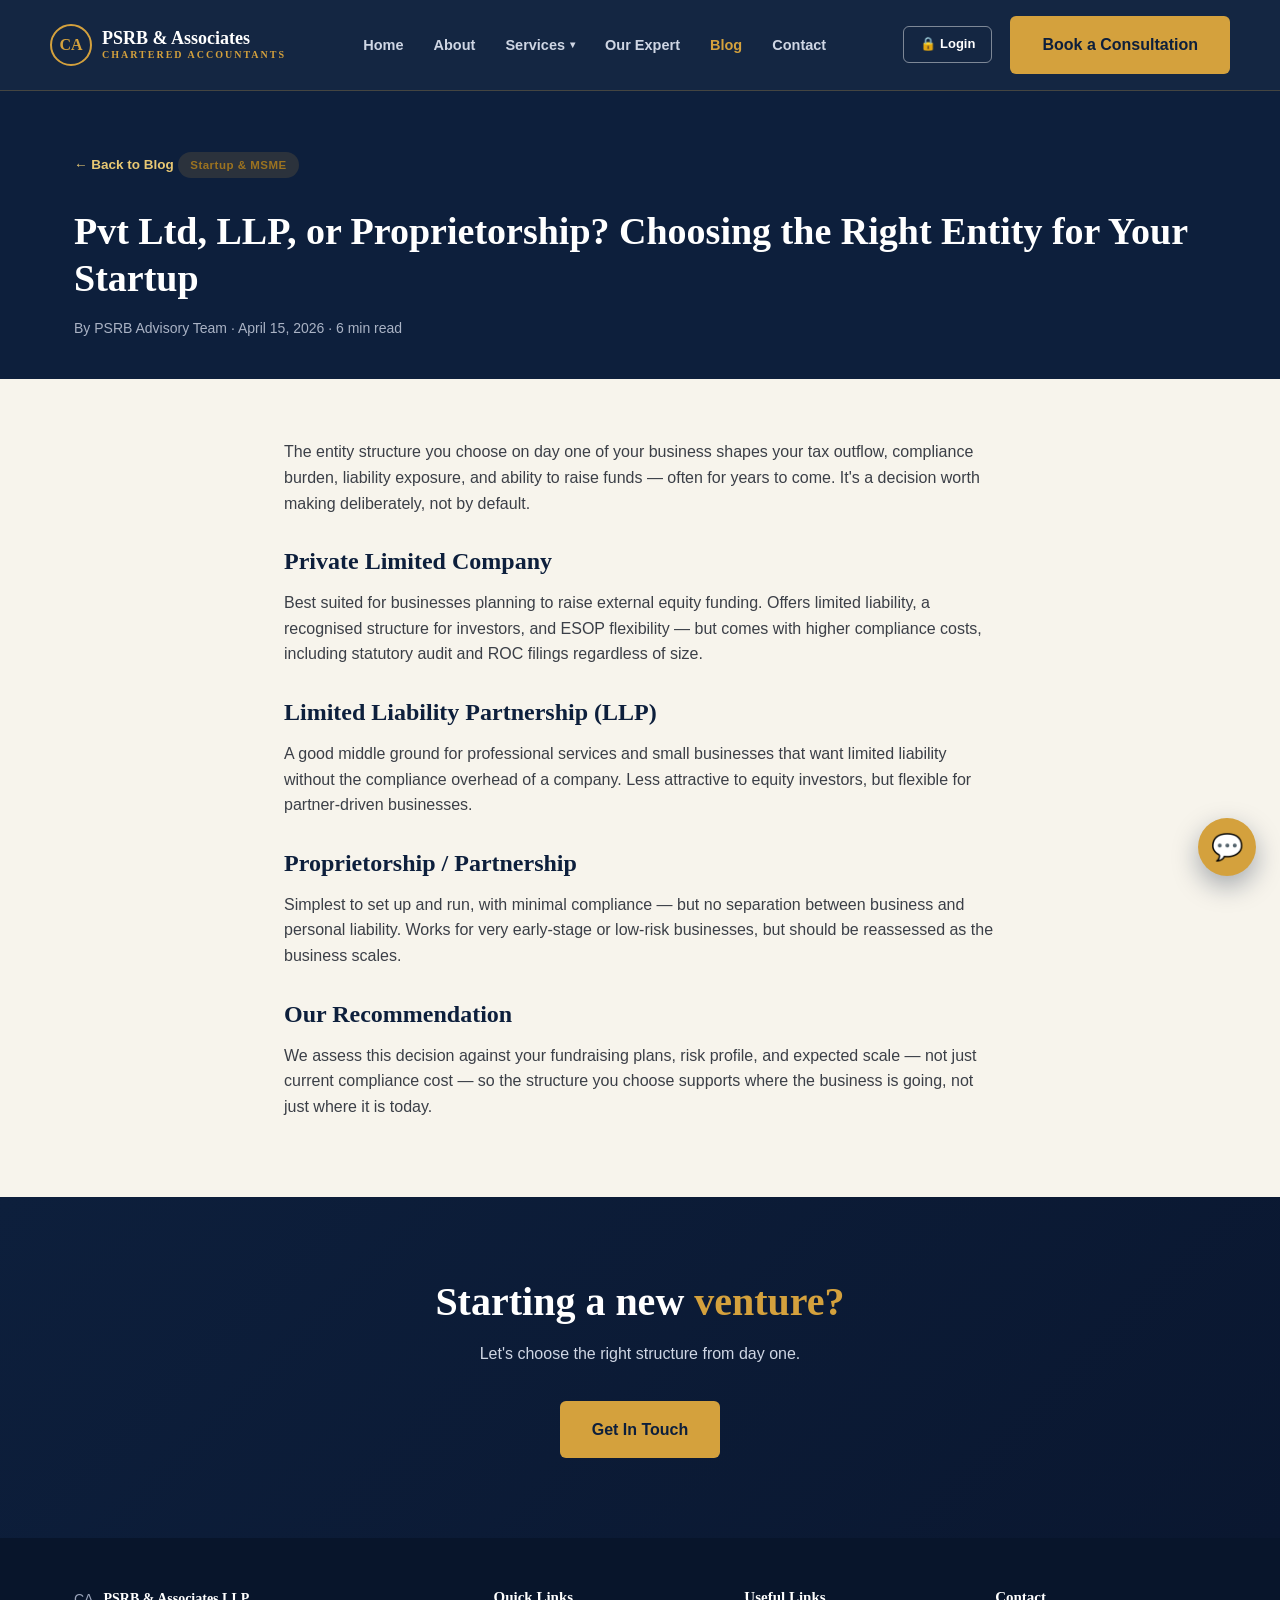
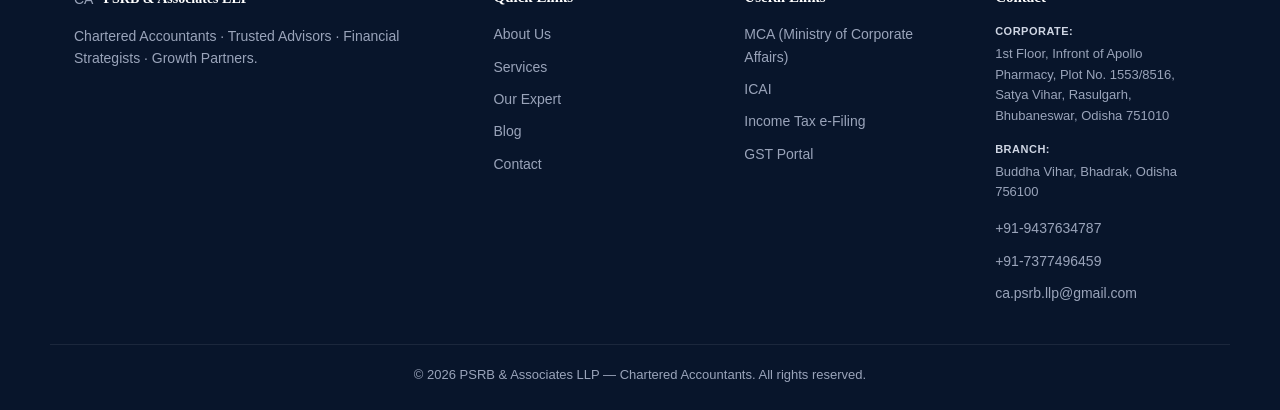
<file: blog/startup-entity-selection-guide.html>
<!DOCTYPE html>
<html lang="en">
<head>
<meta charset="UTF-8">
<meta name="viewport" content="width=device-width, initial-scale=1.0">
<title>Choosing the Right Entity for Your Startup | PSRB & Associates LLP</title>
<link rel="stylesheet" href="../assets/css/style.css?v=1783513030">
</head>
<body>
<header>
  <div class="container nav">
    <a href="../index.html" class="brand"><div class="mark">CA</div><div class="name">PSRB & Associates<small>CHARTERED ACCOUNTANTS</small></div></a>
    <nav class="links">
      <a href="../index.html">Home</a>
      <a href="../index.html#about">About</a>
      <div class="dropdown">
        <a class="has-dropdown" href="../services.html">Services <span class="caret">&#9662;</span></a>
        <div class="dropdown-menu">
          <a href="../services.html#audit">Audit &amp; Assurance</a>
          <a href="../services.html#tax">Taxation &amp; Compliance</a>
          <a href="../services.html#valuation">Valuation &amp; Transaction Advisory</a>
          <a href="../services.html#finance">Project Finance &amp; Banking</a>
          <a href="../services.html#process">Process Automation &amp; IFC</a>
          <a href="../services.html#msme">Startup &amp; MSME Advisory</a>
        </div>
      </div>
      <a href="../team.html">Our Expert</a>
      <a href="index.html" class="active">Blog</a>
      <a href="../contact.html">Contact</a>
    </nav>
    <div class="nav-cta"><a href="../app/index.html" class="btn btn-outline-login">&#128274; Login</a><a href="../contact.html" class="btn btn-gold">Book a Consultation</a><button class="menu-toggle">&#9776;</button></div>
  </div>
</header>

<section class="post-hero">
  <div class="container">
    <a href="index.html" class="back">&larr; Back to Blog</a>
    <span class="post-cat">Startup &amp; MSME</span>
    <h1>Pvt Ltd, LLP, or Proprietorship? Choosing the Right Entity for Your Startup</h1>
    <div class="meta">By PSRB Advisory Team &middot; April 15, 2026 &middot; 6 min read</div>
  </div>
</section>

<section class="post-content">
  <p>The entity structure you choose on day one of your business shapes your tax outflow, compliance burden, liability exposure, and ability to raise funds — often for years to come. It's a decision worth making deliberately, not by default.</p>

  <h2>Private Limited Company</h2>
  <p>Best suited for businesses planning to raise external equity funding. Offers limited liability, a recognised structure for investors, and ESOP flexibility — but comes with higher compliance costs, including statutory audit and ROC filings regardless of size.</p>

  <h2>Limited Liability Partnership (LLP)</h2>
  <p>A good middle ground for professional services and small businesses that want limited liability without the compliance overhead of a company. Less attractive to equity investors, but flexible for partner-driven businesses.</p>

  <h2>Proprietorship / Partnership</h2>
  <p>Simplest to set up and run, with minimal compliance — but no separation between business and personal liability. Works for very early-stage or low-risk businesses, but should be reassessed as the business scales.</p>

  <h2>Our Recommendation</h2>
  <p>We assess this decision against your fundraising plans, risk profile, and expected scale — not just current compliance cost — so the structure you choose supports where the business is going, not just where it is today.</p>
</section>

<section class="cta-band">
  <div class="container">
    <h2>Starting a new <span>venture?</span></h2>
    <p>Let's choose the right structure from day one.</p>
    <a href="../contact.html" class="btn btn-gold">Get In Touch</a>
  </div>
</section>

<footer>
  <div class="container footer-grid">
    <div><div class="footer-brand"><div class="mark" style="border-color:var(--gold);">CA</div><div style="color:#fff; font-family:Georgia,serif; font-weight:700;">PSRB &amp; Associates LLP</div></div><p>Chartered Accountants · Trusted Advisors · Financial Strategists · Growth Partners.</p></div>
    <div><h4>Quick Links</h4><ul><li><a href="../index.html#about">About Us</a></li><li><a href="../services.html">Services</a></li><li><a href="../team.html">Our Expert</a></li><li><a href="index.html">Blog</a></li><li><a href="../contact.html">Contact</a></li></ul></div>
    <div>
      <h4>Useful Links</h4>
      <ul>
        <li><a href="https://www.mca.gov.in/" target="_blank" rel="noopener">MCA (Ministry of Corporate Affairs)</a></li>
        <li><a href="https://www.icai.org/" target="_blank" rel="noopener">ICAI</a></li>
        <li><a href="https://www.incometax.gov.in/" target="_blank" rel="noopener">Income Tax e-Filing</a></li>
        <li><a href="https://www.gst.gov.in/" target="_blank" rel="noopener">GST Portal</a></li>
      </ul>
    </div>
    <div><h4>Contact</h4><ul><li class="footer-address"><strong>Corporate:</strong> 1st Floor, Infront of Apollo Pharmacy, Plot No. 1553/8516, Satya Vihar, Rasulgarh, Bhubaneswar, Odisha 751010</li><li class="footer-address"><strong>Branch:</strong> Buddha Vihar, Bhadrak, Odisha 756100</li><li>+91-9437634787</li><li>+91-7377496459</li><li><a href="mailto:ca.psrb.llp@gmail.com">ca.psrb.llp@gmail.com</a></li></ul></div>
  </div>
  <div class="footer-bottom">&copy; 2026 PSRB &amp; Associates LLP — Chartered Accountants. All rights reserved.</div>
</footer>
<script src="../assets/js/script.js?v=1782010946"></script>
<script src="../assets/js/chatbot.js?v=1782010946" data-prefix="../"></script>
</body>
</html>
</file>
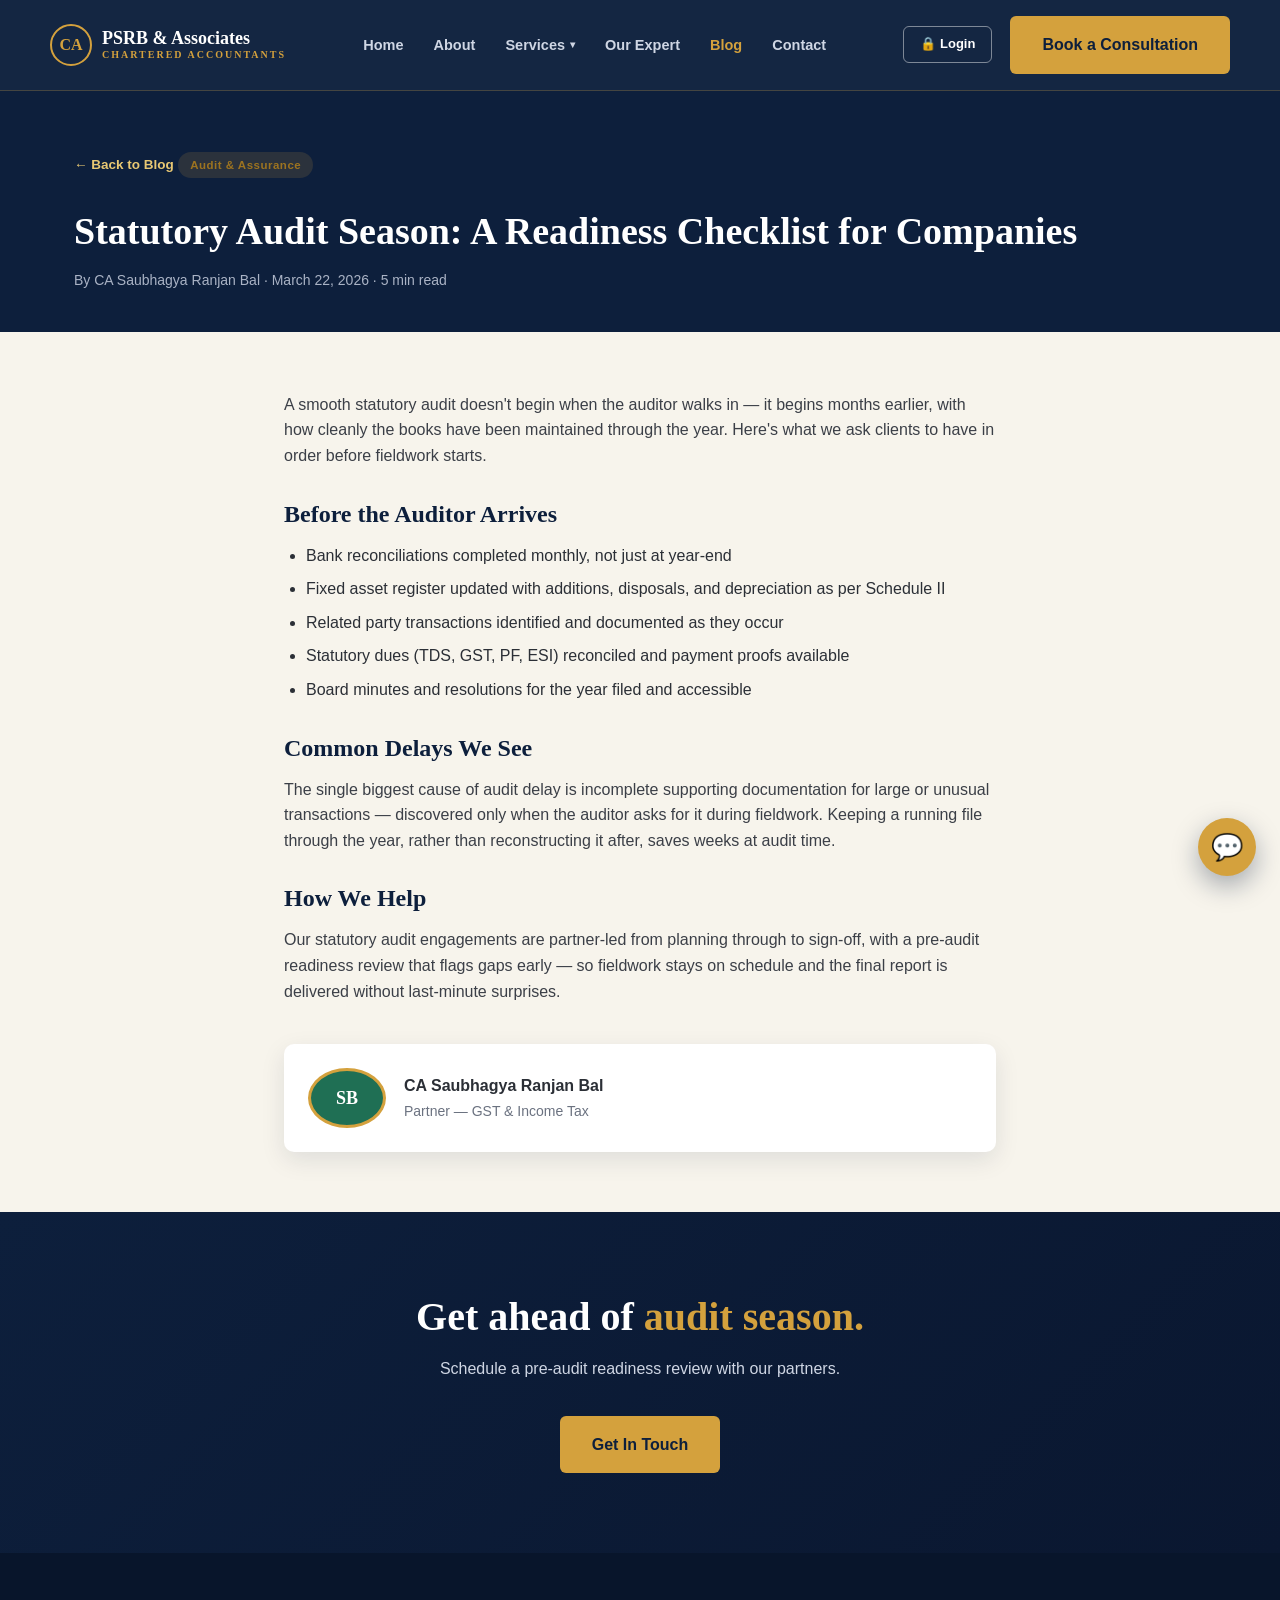
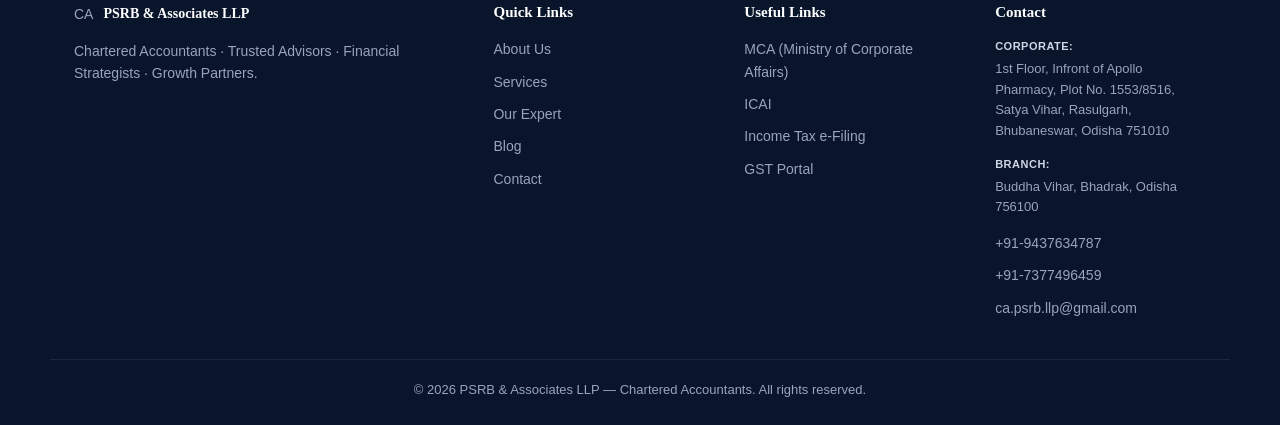
<file: blog/statutory-audit-readiness.html>
<!DOCTYPE html>
<html lang="en">
<head>
<meta charset="UTF-8">
<meta name="viewport" content="width=device-width, initial-scale=1.0">
<title>Statutory Audit Readiness Checklist | PSRB & Associates LLP</title>
<link rel="stylesheet" href="../assets/css/style.css?v=1783513030">
</head>
<body>
<header>
  <div class="container nav">
    <a href="../index.html" class="brand"><div class="mark">CA</div><div class="name">PSRB & Associates<small>CHARTERED ACCOUNTANTS</small></div></a>
    <nav class="links">
      <a href="../index.html">Home</a>
      <a href="../index.html#about">About</a>
      <div class="dropdown">
        <a class="has-dropdown" href="../services.html">Services <span class="caret">&#9662;</span></a>
        <div class="dropdown-menu">
          <a href="../services.html#audit">Audit &amp; Assurance</a>
          <a href="../services.html#tax">Taxation &amp; Compliance</a>
          <a href="../services.html#valuation">Valuation &amp; Transaction Advisory</a>
          <a href="../services.html#finance">Project Finance &amp; Banking</a>
          <a href="../services.html#process">Process Automation &amp; IFC</a>
          <a href="../services.html#msme">Startup &amp; MSME Advisory</a>
        </div>
      </div>
      <a href="../team.html">Our Expert</a>
      <a href="index.html" class="active">Blog</a>
      <a href="../contact.html">Contact</a>
    </nav>
    <div class="nav-cta"><a href="../app/index.html" class="btn btn-outline-login">&#128274; Login</a><a href="../contact.html" class="btn btn-gold">Book a Consultation</a><button class="menu-toggle">&#9776;</button></div>
  </div>
</header>

<section class="post-hero">
  <div class="container">
    <a href="index.html" class="back">&larr; Back to Blog</a>
    <span class="post-cat">Audit &amp; Assurance</span>
    <h1>Statutory Audit Season: A Readiness Checklist for Companies</h1>
    <div class="meta">By CA Saubhagya Ranjan Bal &middot; March 22, 2026 &middot; 5 min read</div>
  </div>
</section>

<section class="post-content">
  <p>A smooth statutory audit doesn't begin when the auditor walks in — it begins months earlier, with how cleanly the books have been maintained through the year. Here's what we ask clients to have in order before fieldwork starts.</p>

  <h2>Before the Auditor Arrives</h2>
  <ul>
    <li>Bank reconciliations completed monthly, not just at year-end</li>
    <li>Fixed asset register updated with additions, disposals, and depreciation as per Schedule II</li>
    <li>Related party transactions identified and documented as they occur</li>
    <li>Statutory dues (TDS, GST, PF, ESI) reconciled and payment proofs available</li>
    <li>Board minutes and resolutions for the year filed and accessible</li>
  </ul>

  <h2>Common Delays We See</h2>
  <p>The single biggest cause of audit delay is incomplete supporting documentation for large or unusual transactions — discovered only when the auditor asks for it during fieldwork. Keeping a running file through the year, rather than reconstructing it after, saves weeks at audit time.</p>

  <h2>How We Help</h2>
  <p>Our statutory audit engagements are partner-led from planning through to sign-off, with a pre-audit readiness review that flags gaps early — so fieldwork stays on schedule and the final report is delivered without last-minute surprises.</p>

  <div class="author-box">
    <div class="avatar a2" style="width:60px;height:60px;font-size:18px;">SB</div>
    <div><strong>CA Saubhagya Ranjan Bal</strong><br><span style="color:var(--muted); font-size:14px;">Partner — GST &amp; Income Tax</span></div>
  </div>
</section>

<section class="cta-band">
  <div class="container">
    <h2>Get ahead of <span>audit season.</span></h2>
    <p>Schedule a pre-audit readiness review with our partners.</p>
    <a href="../contact.html" class="btn btn-gold">Get In Touch</a>
  </div>
</section>

<footer>
  <div class="container footer-grid">
    <div><div class="footer-brand"><div class="mark" style="border-color:var(--gold);">CA</div><div style="color:#fff; font-family:Georgia,serif; font-weight:700;">PSRB &amp; Associates LLP</div></div><p>Chartered Accountants · Trusted Advisors · Financial Strategists · Growth Partners.</p></div>
    <div><h4>Quick Links</h4><ul><li><a href="../index.html#about">About Us</a></li><li><a href="../services.html">Services</a></li><li><a href="../team.html">Our Expert</a></li><li><a href="index.html">Blog</a></li><li><a href="../contact.html">Contact</a></li></ul></div>
    <div>
      <h4>Useful Links</h4>
      <ul>
        <li><a href="https://www.mca.gov.in/" target="_blank" rel="noopener">MCA (Ministry of Corporate Affairs)</a></li>
        <li><a href="https://www.icai.org/" target="_blank" rel="noopener">ICAI</a></li>
        <li><a href="https://www.incometax.gov.in/" target="_blank" rel="noopener">Income Tax e-Filing</a></li>
        <li><a href="https://www.gst.gov.in/" target="_blank" rel="noopener">GST Portal</a></li>
      </ul>
    </div>
    <div><h4>Contact</h4><ul><li class="footer-address"><strong>Corporate:</strong> 1st Floor, Infront of Apollo Pharmacy, Plot No. 1553/8516, Satya Vihar, Rasulgarh, Bhubaneswar, Odisha 751010</li><li class="footer-address"><strong>Branch:</strong> Buddha Vihar, Bhadrak, Odisha 756100</li><li>+91-9437634787</li><li>+91-7377496459</li><li><a href="mailto:ca.psrb.llp@gmail.com">ca.psrb.llp@gmail.com</a></li></ul></div>
  </div>
  <div class="footer-bottom">&copy; 2026 PSRB &amp; Associates LLP — Chartered Accountants. All rights reserved.</div>
</footer>
<script src="../assets/js/script.js?v=1782010946"></script>
<script src="../assets/js/chatbot.js?v=1782010946" data-prefix="../"></script>
</body>
</html>
</file>
<file: assets/css/style.css>
:root{
  --navy:#0d1f3c;
  --navy-light:#14294d;
  --gold:#d4a13d;
  --gold-light:#e9c873;
  --cream:#f7f4ec;
  --text:#2b2f36;
  --muted:#6b7280;
  --blue:#2e5fa3;
  --green:#1f6f54;
  --purple:#5a3b8c;
  --maroon:#7a2424;
  --teal:#1f5060;
  --radius:10px;
  --shadow:0 8px 24px rgba(13,31,60,0.10);
}

*{margin:0;padding:0;box-sizing:border-box;}
html{scroll-behavior:smooth;}
body{
  font-family:'Segoe UI',-apple-system,BlinkMacSystemFont,Roboto,Helvetica,Arial,sans-serif;
  color:var(--text);
  background:var(--cream);
  line-height:1.6;
}
h1,h2,h3,h4{font-family:Georgia,'Times New Roman',serif; color:var(--navy); line-height:1.25;}
a{text-decoration:none;color:inherit;}
img{max-width:100%;display:block;}
.container{max-width:1180px;margin:0 auto;padding:0 24px;}
section{padding:80px 0;}
.section-tag{
  text-transform:uppercase;letter-spacing:2px;font-size:13px;font-weight:700;
  color:var(--gold); margin-bottom:10px; display:block;
}
.section-title{font-size:clamp(28px,4vw,42px); margin-bottom:18px;}
.section-sub{color:var(--muted); max-width:680px; font-size:17px;}
.btn{
  display:inline-block; padding:14px 30px; border-radius:6px; font-weight:600;
  transition:all .25s ease; border:2px solid transparent; cursor:pointer;
}
.btn-gold{background:var(--gold); color:var(--navy);}
.btn-gold:hover{background:var(--gold-light); transform:translateY(-2px);}
.btn-outline{border-color:rgba(255,255,255,0.5); color:#fff;}
.btn-outline:hover{background:rgba(255,255,255,0.12);}
.btn-navy{background:var(--navy); color:#fff;}
.btn-navy:hover{background:var(--navy-light); transform:translateY(-2px);}
.btn-outline-login{border:1.5px solid rgba(255,255,255,0.45); color:#fff; background:transparent; padding:7px 16px; border-radius:6px; font-size:13px; font-weight:600; text-decoration:none; white-space:nowrap; transition:all .2s;}
.btn-outline-login:hover{background:rgba(255,255,255,0.12); border-color:#fff;}

/* HEADER */
header{
  position:sticky; top:0; z-index:1000; background:rgba(13,31,60,0.97);
  backdrop-filter:blur(6px); border-bottom:1px solid rgba(212,161,61,0.25);
}
.nav{display:flex; align-items:center; justify-content:space-between; padding:16px 0;}
.brand{display:flex; align-items:center; gap:10px; color:#fff;}
.brand .mark{
  width:42px;height:42px;border-radius:50%;border:2px solid var(--gold);
  display:flex;align-items:center;justify-content:center;font-family:Georgia,serif;
  font-weight:700;color:var(--gold);
}
.brand .name{font-family:Georgia,serif; font-weight:700; font-size:18px; line-height:1.1;}
.brand .name small{display:block; font-size:10px; letter-spacing:2px; color:var(--gold); font-weight:600;}
nav.links{display:flex; gap:30px; align-items:center;}
nav.links > a{color:#cfd6e4; font-weight:600; font-size:14.5px; line-height:1; position:relative; padding:6px 0; display:flex; align-items:center;}
nav.links > div.dropdown{padding:0;}
nav.links a:hover, nav.links a.active{color:var(--gold);}
.nav-cta{display:flex; align-items:center; gap:18px;}
.menu-toggle{display:none; background:none; border:none; color:#fff; font-size:26px; cursor:pointer;}

/* SERVICES DROPDOWN */
.dropdown{position:relative; display:flex; align-items:center; height:100%;}
.has-dropdown{
  display:flex; align-items:center; gap:5px; cursor:pointer; color:#cfd6e4; font-weight:600;
  font-size:14.5px; line-height:1; padding:6px 0;
}
.has-dropdown:hover{color:var(--gold);}
.has-dropdown .caret{font-size:10px; line-height:1; display:inline-block; transition:transform .2s ease;}
.dropdown-menu{
  position:absolute; top:36px; left:50%; transform:translateX(-50%); background:#fff;
  border-radius:8px; box-shadow:0 16px 36px rgba(13,31,60,0.25); padding:10px; width:280px;
  opacity:0; visibility:hidden; transition:all .2s ease; z-index:50;
}
.dropdown:hover .dropdown-menu{opacity:1; visibility:visible; top:30px;}
.dropdown:hover .caret{transform:rotate(180deg);}
.dropdown-menu a{
  display:block; padding:10px 14px; border-radius:6px; color:var(--navy) !important; font-size:14px; font-weight:600;
  line-height:1.4;
}
.dropdown-menu a:hover{background:var(--cream); color:var(--gold) !important;}

@media (max-width:900px){
  nav.links{
    position:absolute; top:74px; left:0; right:0; background:var(--navy);
    flex-direction:column; align-items:flex-start; gap:0; max-height:0; overflow:hidden;
    transition:max-height .3s ease; border-top:1px solid rgba(212,161,61,0.2);
  }
  nav.links.open{max-height:600px; overflow-y:auto;}
  nav.links > a, nav.links > div.dropdown{width:100%; padding:0; border-bottom:1px solid rgba(255,255,255,0.06);}
  nav.links > a{padding:14px 24px;}
  .dropdown{flex-direction:column; align-items:flex-start;}
  .has-dropdown{width:100%; padding:14px 24px; justify-content:space-between;}
  .menu-toggle{display:block;}
  .dropdown-menu{position:static; opacity:1; visibility:visible; transform:none; width:100%; box-shadow:none;
    background:rgba(255,255,255,0.04); display:none; padding:0;}
  .dropdown.open .dropdown-menu{display:block;}
  .dropdown-menu a{color:#cfd6e4 !important; padding:10px 36px;}
  .nav-cta .btn{display:none;}
}

/* HERO */
.hero{
  background:linear-gradient(135deg,var(--navy) 0%, #0a1730 100%);
  color:#fff; padding:110px 0 90px; position:relative; overflow:hidden;
}
.hero::after{
  content:""; position:absolute; top:-40%; right:-10%; width:600px; height:600px;
  background:radial-gradient(circle, rgba(212,161,61,0.12) 0%, transparent 70%);
}
.hero-grid{display:grid; grid-template-columns:1.1fr 0.9fr; gap:50px; align-items:center; position:relative; z-index:1;}
.hero-badge{
  display:inline-block; background:var(--gold); color:var(--navy); font-weight:700;
  font-size:13px; padding:6px 14px; border-radius:20px; margin-bottom:22px; letter-spacing:1px;
}
.hero h1{color:#fff; font-size:clamp(36px,5.5vw,58px); margin-bottom:18px;}
.hero h1 span{color:var(--gold);}
.hero-tagline{color:var(--gold-light); font-size:17px; font-weight:600; margin-bottom:16px; letter-spacing:0.5px;}
.hero p.lead{color:#d6dceb; font-size:17px; max-width:520px; margin-bottom:30px;}
.hero-actions{display:flex; gap:16px; flex-wrap:wrap; margin-bottom:36px;}
.hero-tags{display:flex; gap:10px; flex-wrap:wrap;}
.tag-pill{
  border:1.5px solid rgba(212,161,61,0.5); color:#e9e2cd; padding:7px 16px;
  border-radius:20px; font-size:13px; font-weight:600;
}
.hero-cards{display:grid; grid-template-columns:1fr 1fr; gap:16px;}
.hero-card{
  border-radius:var(--radius); padding:26px 20px; color:#fff; font-weight:700; font-size:16px;
  min-height:110px; display:flex; align-items:flex-end; box-shadow:var(--shadow);
  transition:transform .25s ease;
}
.hero-card:hover{transform:translateY(-6px);}
.hc1{background:linear-gradient(145deg,var(--blue),#1d3f72);}
.hc2{background:linear-gradient(145deg,var(--gold),#9c7320);}
.hc3{background:linear-gradient(145deg,var(--green),#123e2f);}
.hc4{background:linear-gradient(145deg,var(--purple),#321e57);}
.hero-card.full{grid-column:1/3; background:linear-gradient(145deg,var(--teal),#0f2b34);}

@media(max-width:900px){.hero-grid{grid-template-columns:1fr;}}

/* STAT STRIP */
.stats{background:var(--gold); padding:0;}
.stats .container{display:grid; grid-template-columns:repeat(4,1fr); text-align:center;}
.stat{padding:34px 10px; border-right:1px solid rgba(13,31,60,0.15);}
.stat:last-child{border-right:none;}
.stat .num{font-family:Georgia,serif; font-size:38px; font-weight:700; color:var(--navy);}
.stat .label{font-size:13px; font-weight:600; color:var(--navy); text-transform:uppercase; letter-spacing:1px;}
@media(max-width:700px){.stats .container{grid-template-columns:repeat(2,1fr);} .stat{border-right:none; border-bottom:1px solid rgba(13,31,60,0.15);}}

/* ABOUT */
.about-grid{display:grid; grid-template-columns:1fr 1fr; gap:60px; align-items:center;}
.quote-box{
  background:var(--navy); color:var(--gold-light); padding:24px 26px; border-radius:var(--radius);
  font-style:italic; margin-top:24px; border-left:4px solid var(--gold);
}
.pillars{display:flex; flex-direction:column; gap:18px;}
.pillar{
  background:#fff; border-radius:var(--radius); padding:20px 22px; box-shadow:var(--shadow);
  border-left:4px solid var(--gold); display:flex; gap:16px; align-items:flex-start;
}
.pillar .ico{font-size:24px;}
.pillar h4{font-size:16px; margin-bottom:4px;}
.pillar p{color:var(--muted); font-size:14.5px;}
@media(max-width:900px){.about-grid{grid-template-columns:1fr;}}

/* SERVICES */
.services-section{background:#fff;}
.svc-grid{display:grid; grid-template-columns:repeat(3,1fr); gap:24px; margin-top:46px;}
.svc-card{
  display:block; border-radius:var(--radius); padding:30px 26px; color:#fff; box-shadow:var(--shadow);
  position:relative; overflow:hidden; transition:transform .25s ease; cursor:pointer;
}
.svc-card:hover{transform:translateY(-8px);}
.svc-card .num{font-family:Georgia,serif; font-size:34px; font-weight:700; opacity:0.5; margin-bottom:10px;}
.svc-card h3{color:#fff; font-size:20px; margin-bottom:8px;}
.svc-card p{font-size:14px; opacity:0.92; margin-bottom:16px;}
.svc-card .more{font-size:13px; font-weight:700; color:var(--gold-light); letter-spacing:0.5px;}
.svc1{background:linear-gradient(150deg,var(--blue),#1d3f72);}
.svc2{background:linear-gradient(150deg,#9c7320,#6e530f);}
.svc3{background:linear-gradient(150deg,var(--green),#123e2f);}
.svc4{background:linear-gradient(150deg,var(--purple),#321e57);}
.svc5{background:linear-gradient(150deg,var(--teal),#0f2b34);}
.svc6{background:linear-gradient(150deg,var(--maroon),#4a1414);}
@media(max-width:900px){.svc-grid{grid-template-columns:1fr 1fr;}}
@media(max-width:600px){.svc-grid{grid-template-columns:1fr;}}

/* SERVICE DETAIL (services.html) */
.detail-block{
  background:#fff; border-radius:var(--radius); box-shadow:var(--shadow); margin-bottom:30px;
  overflow:hidden; display:grid; grid-template-columns:1fr 1fr;
}
.detail-head{padding:34px; color:#fff;}
.detail-head .ico{font-size:34px; margin-bottom:14px;}
.detail-head h3{color:#fff; font-size:24px; margin-bottom:14px;}
.detail-head .focus{
  background:rgba(255,255,255,0.12); border-radius:8px; padding:16px 18px; font-style:italic;
  font-size:14px; border-left:3px solid var(--gold-light);
}
.detail-list{padding:34px; background:var(--cream);}
.detail-list ul{list-style:none;}
.detail-list li{
  padding:12px 16px; background:#fff; border-radius:6px; margin-bottom:10px; font-weight:600;
  font-size:14.5px; display:flex; gap:10px; align-items:flex-start;
}
.detail-list li::before{content:"✓"; color:var(--gold); font-weight:700;}
@media(max-width:800px){.detail-block{grid-template-columns:1fr;}}

/* WHY US */
.why-section{background:var(--navy); color:#fff;}
.why-section .section-title, .why-section .section-tag{color:#fff;}
.why-section .section-tag{color:var(--gold-light);}
.why-grid{display:grid; grid-template-columns:repeat(3,1fr); gap:24px; margin-top:46px;}
.why-card{
  background:rgba(255,255,255,0.04); border-top:3px solid var(--gold); border-radius:var(--radius);
  padding:28px 24px;
}
.why-card .ico{font-size:28px; margin-bottom:14px;}
.why-card h4{color:#fff; font-size:17px; margin-bottom:8px;}
.why-card p{color:#aab3c5; font-size:14.5px;}
@media(max-width:900px){.why-grid{grid-template-columns:1fr 1fr;}}
@media(max-width:600px){.why-grid{grid-template-columns:1fr;}}

/* REGULATORY UPDATES */
.reg-updates{background:var(--cream);}
.reg-grid{display:grid; grid-template-columns:repeat(3,1fr); gap:26px; margin-top:46px; align-items:stretch;}
.reg-card{
  background:#fff; border-radius:var(--radius); box-shadow:var(--shadow); padding:28px 26px;
  border-top:5px solid; display:flex; flex-direction:column; transition:transform .25s ease;
}
.reg-card:hover{transform:translateY(-6px);}
.reg-tax{border-top-color:var(--blue);}
.reg-gst{border-top-color:var(--green);}
.reg-icai{border-top-color:#9c7320;}
.reg-card-head{display:flex; align-items:center; gap:14px; margin-bottom:18px;}
.reg-ico{
  width:48px; height:48px; min-width:48px; border-radius:10px; display:flex; align-items:center;
  justify-content:center; font-size:22px;
}
.reg-tax .reg-ico{background:rgba(46,95,163,0.1);}
.reg-gst .reg-ico{background:rgba(31,111,84,0.1);}
.reg-icai .reg-ico{background:rgba(156,115,32,0.12);}
.reg-card-head h3{font-size:16.5px; margin-bottom:2px;}
.reg-source{font-size:12px; color:var(--muted); font-weight:600; letter-spacing:0.3px;}
.reg-list{
  list-style:none; flex:1; margin-bottom:18px; max-height:230px; overflow-y:auto; padding-right:6px;
}
.reg-list::-webkit-scrollbar{width:5px;}
.reg-list::-webkit-scrollbar-thumb{background:#ddd8c8; border-radius:4px;}
.reg-list li{font-size:13.5px; color:var(--text); padding:10px 2px; border-bottom:1px solid #f0eee4; line-height:1.5;}
.reg-list li:last-child{border-bottom:none;}
.reg-date{
  display:block; font-size:11px; font-weight:700; color:var(--blue); text-transform:uppercase;
  letter-spacing:0.5px; margin-bottom:3px;
}
.reg-list li a{font-weight:600; color:var(--navy); display:flex; align-items:center; gap:6px;}
.reg-list li a::before{content:"→"; color:var(--gold); font-weight:700;}
.reg-list li a:hover{color:var(--blue);}
.reg-gst .reg-list li a:hover{color:var(--green);}
.reg-icai .reg-list li a:hover{color:#9c7320;}
.reg-desc{font-size:14px; color:var(--muted); flex:1; margin-bottom:18px; line-height:1.6;}
.reg-cta{
  display:inline-block; font-size:13px; font-weight:700; padding:11px 0; text-align:center;
  border-radius:6px; border:1.5px solid; margin-top:auto;
}
.reg-tax .reg-cta{color:var(--blue); border-color:var(--blue);}
.reg-tax .reg-cta:hover{background:var(--blue); color:#fff;}
.reg-gst .reg-cta{color:var(--green); border-color:var(--green);}
.reg-gst .reg-cta:hover{background:var(--green); color:#fff;}
.reg-icai .reg-cta{color:#9c7320; border-color:#9c7320;}
.reg-icai .reg-cta:hover{background:#9c7320; color:#fff;}
@media(max-width:900px){.reg-grid{grid-template-columns:1fr;}}

/* TEAM */
.team-grid{display:grid; grid-template-columns:repeat(2,1fr); gap:28px; margin-top:46px;}
.team-card{
  background:#fff; border-radius:var(--radius); box-shadow:var(--shadow); padding:30px;
  display:flex; gap:22px;
}
.avatar{
  width:78px; height:78px; min-width:78px; border-radius:50%; display:flex; align-items:center;
  justify-content:center; font-family:Georgia,serif; font-weight:700; font-size:26px; color:#fff;
  border:3px solid var(--gold);
}
.a1{background:var(--blue);} .a2{background:var(--green);} .a3{background:#7a5b16;} .a4{background:var(--teal);}
.team-card h3{font-size:18px; margin-bottom:2px;}
.team-card .role{color:var(--gold); font-weight:700; font-size:13px; margin-bottom:8px;}
.team-card .cred{color:var(--muted); font-size:12.5px; margin-bottom:10px; letter-spacing:0.5px;}
.team-card p{font-size:13.5px; color:var(--muted);}
@media(max-width:800px){.team-grid{grid-template-columns:1fr;}}

/* CTA BAND */
.cta-band{
  background:linear-gradient(135deg,var(--navy),#0a1730); color:#fff; text-align:center; padding:80px 0;
}
.cta-band blockquote{
  font-style:italic; font-size:19px; color:var(--gold-light); max-width:780px; margin:0 auto 36px;
  border:1px solid rgba(212,161,61,0.4); padding:24px 30px; border-radius:var(--radius);
}
.cta-band h2{color:#fff; font-size:clamp(28px,4vw,40px); margin-bottom:14px;}
.cta-band h2 span{color:var(--gold);}
.cta-band p{color:#cfd6e4; max-width:600px; margin:0 auto 34px;}
.contact-cards{display:flex; gap:20px; justify-content:center; flex-wrap:wrap; margin-top:10px;}
.contact-card{
  border:1px solid rgba(212,161,61,0.35); border-radius:var(--radius); padding:18px 28px; text-align:left;
  min-width:240px;
}
.contact-card .label{font-size:12px; color:var(--gold-light); letter-spacing:1px; font-weight:700;}
.contact-card .val{font-size:16px; font-weight:700; margin-top:4px;}

/* FOOTER */
footer{background:#08152b; color:#9aa4ba; padding:50px 0 24px; font-size:14px;}
.footer-grid{display:grid; grid-template-columns:1.8fr 1fr 1fr 1fr; gap:40px; padding-bottom:30px; border-bottom:1px solid rgba(255,255,255,0.08);}
.footer-grid h4{color:#fff; font-size:15px; margin-bottom:16px;}
.footer-grid ul{list-style:none;}
.footer-grid li{margin-bottom:10px;}
.footer-address{font-size:13px; line-height:1.6; margin-bottom:14px !important; color:#9aa4ba;}
.footer-address strong{color:#cfd6e4; display:block; font-size:11px; text-transform:uppercase; letter-spacing:0.5px; margin-bottom:3px;}
.footer-grid a:hover{color:var(--gold);}
.footer-brand{display:flex; align-items:center; gap:10px; margin-bottom:14px;}
.footer-bottom{text-align:center; padding-top:20px; font-size:13px;}
@media(max-width:800px){.footer-grid{grid-template-columns:1fr; gap:24px;}}

/* BLOG */
.blog-hero{background:var(--navy); color:#fff; padding:70px 0 50px; text-align:center;}
.blog-hero h1{color:#fff;}
.blog-grid{display:grid; grid-template-columns:repeat(3,1fr); gap:28px; margin-top:40px;}
.post-card{
  background:#fff; border-radius:var(--radius); box-shadow:var(--shadow); overflow:hidden;
  transition:transform .25s ease; display:flex; flex-direction:column;
}
.post-card:hover{transform:translateY(-6px);}
.post-thumb{height:140px; display:flex; align-items:center; justify-content:center; color:#fff; font-size:34px;}
.post-body{padding:24px;}
.post-cat{
  display:inline-block; background:rgba(212,161,61,0.15); color:#9c7320; font-size:11.5px;
  font-weight:700; padding:4px 12px; border-radius:14px; margin-bottom:12px; letter-spacing:0.5px;
}
.post-body h3{font-size:18px; margin-bottom:10px;}
.post-body p{color:var(--muted); font-size:14px; margin-bottom:16px;}
.post-meta{font-size:12.5px; color:var(--muted); display:flex; justify-content:space-between; border-top:1px solid #eee; padding-top:14px;}
.post-meta a{color:var(--blue); font-weight:700;}
@media(max-width:900px){.blog-grid{grid-template-columns:1fr 1fr;}}
@media(max-width:600px){.blog-grid{grid-template-columns:1fr;}}

/* BLOG POST PAGE */
.post-hero{background:var(--navy); color:#fff; padding:60px 0 40px;}
.post-hero a.back{color:var(--gold-light); font-size:13.5px; font-weight:700;}
.post-hero h1{color:#fff; margin:18px 0 14px; font-size:clamp(26px,4vw,38px);}
.post-hero .meta{color:#aab3c5; font-size:14px;}
.post-content{max-width:760px; margin:0 auto; padding:60px 24px;}
.post-content h2{margin:30px 0 14px; font-size:24px;}
.post-content p{margin-bottom:18px; font-size:16px; color:#3b3f47;}
.post-content ul{margin:0 0 18px 22px;}
.post-content li{margin-bottom:8px;}
.author-box{
  background:#fff; border-radius:var(--radius); box-shadow:var(--shadow); padding:24px; margin-top:40px;
  display:flex; gap:18px; align-items:center;
}

/* simple page hero for other pages */
.page-hero{background:var(--navy); color:#fff; padding:70px 0 50px; text-align:center;}
.page-hero h1{color:#fff;}
.page-hero p{color:#cfd6e4; max-width:600px; margin:14px auto 0;}

/* CHATBOT WIDGET */
#psrb-chat-widget{position:fixed; bottom:24px; right:24px; z-index:2000; font-family:'Segoe UI',-apple-system,BlinkMacSystemFont,Roboto,Helvetica,Arial,sans-serif;}
#psrb-chat-toggle{
  width:58px; height:58px; border-radius:50%; background:var(--gold); border:none; cursor:pointer;
  font-size:26px; box-shadow:0 10px 26px rgba(13,31,60,0.35); transition:transform .2s ease;
}
#psrb-chat-toggle:hover{transform:scale(1.08);}
#psrb-chat-panel{
  position:absolute; bottom:74px; right:0; width:340px; max-width:90vw; background:#fff;
  border-radius:14px; box-shadow:0 20px 48px rgba(13,31,60,0.3); overflow:hidden;
  display:flex; flex-direction:column; max-height:480px;
}
#psrb-chat-panel.hidden{display:none;}
.psrb-chat-head{
  background:var(--navy); color:#fff; padding:16px 18px; display:flex; justify-content:space-between; align-items:flex-start;
}
.psrb-chat-head strong{font-size:15px;}
.psrb-chat-sub{font-size:12px; color:var(--gold-light); margin-top:2px;}
#psrb-chat-close{background:none; border:none; color:#fff; font-size:22px; cursor:pointer; line-height:1;}
#psrb-chat-body{
  flex:1; overflow-y:auto; padding:16px; display:flex; flex-direction:column; gap:10px;
  background:var(--cream); min-height:180px; max-height:260px;
}
.psrb-msg{padding:10px 14px; border-radius:10px; font-size:13.5px; line-height:1.5; max-width:88%;}
.psrb-msg a{color:var(--blue); font-weight:700;}
.psrb-msg-bot{background:#fff; color:var(--text); align-self:flex-start; box-shadow:0 2px 8px rgba(13,31,60,0.08);}
.psrb-msg-user{background:var(--navy); color:#fff; align-self:flex-end;}
.psrb-typing-msg{padding:12px 16px;}
.psrb-typing{display:inline-flex; gap:4px;}
.psrb-typing span{
  width:6px; height:6px; border-radius:50%; background:var(--muted); display:inline-block;
  animation:psrb-bounce 1.2s infinite ease-in-out;
}
.psrb-typing span:nth-child(2){animation-delay:.15s;}
.psrb-typing span:nth-child(3){animation-delay:.3s;}
@keyframes psrb-bounce{0%,80%,100%{transform:scale(0.6); opacity:0.5;} 40%{transform:scale(1); opacity:1;}}
.psrb-chat-quick{display:flex; gap:6px; flex-wrap:wrap; padding:10px 14px; border-top:1px solid #eee; background:#fff;}
.psrb-chat-quick button{
  background:var(--cream); border:1px solid #e2dfd4; border-radius:14px; padding:6px 12px; font-size:11.5px;
  font-weight:700; color:var(--navy); cursor:pointer;
}
.psrb-chat-quick button:hover{background:var(--gold); border-color:var(--gold);}
#psrb-chat-form{display:flex; border-top:1px solid #eee; background:#fff;}
#psrb-chat-input{flex:1; border:none; padding:13px 14px; font-size:13.5px; font-family:inherit; outline:none;}
#psrb-chat-form button{background:var(--gold); color:var(--navy); border:none; padding:0 18px; font-weight:700; cursor:pointer; font-size:13.5px;}
#psrb-chat-form button:hover{background:var(--gold-light);}
@media(max-width:480px){#psrb-chat-panel{width:88vw; right:-6px;}}
</file>
